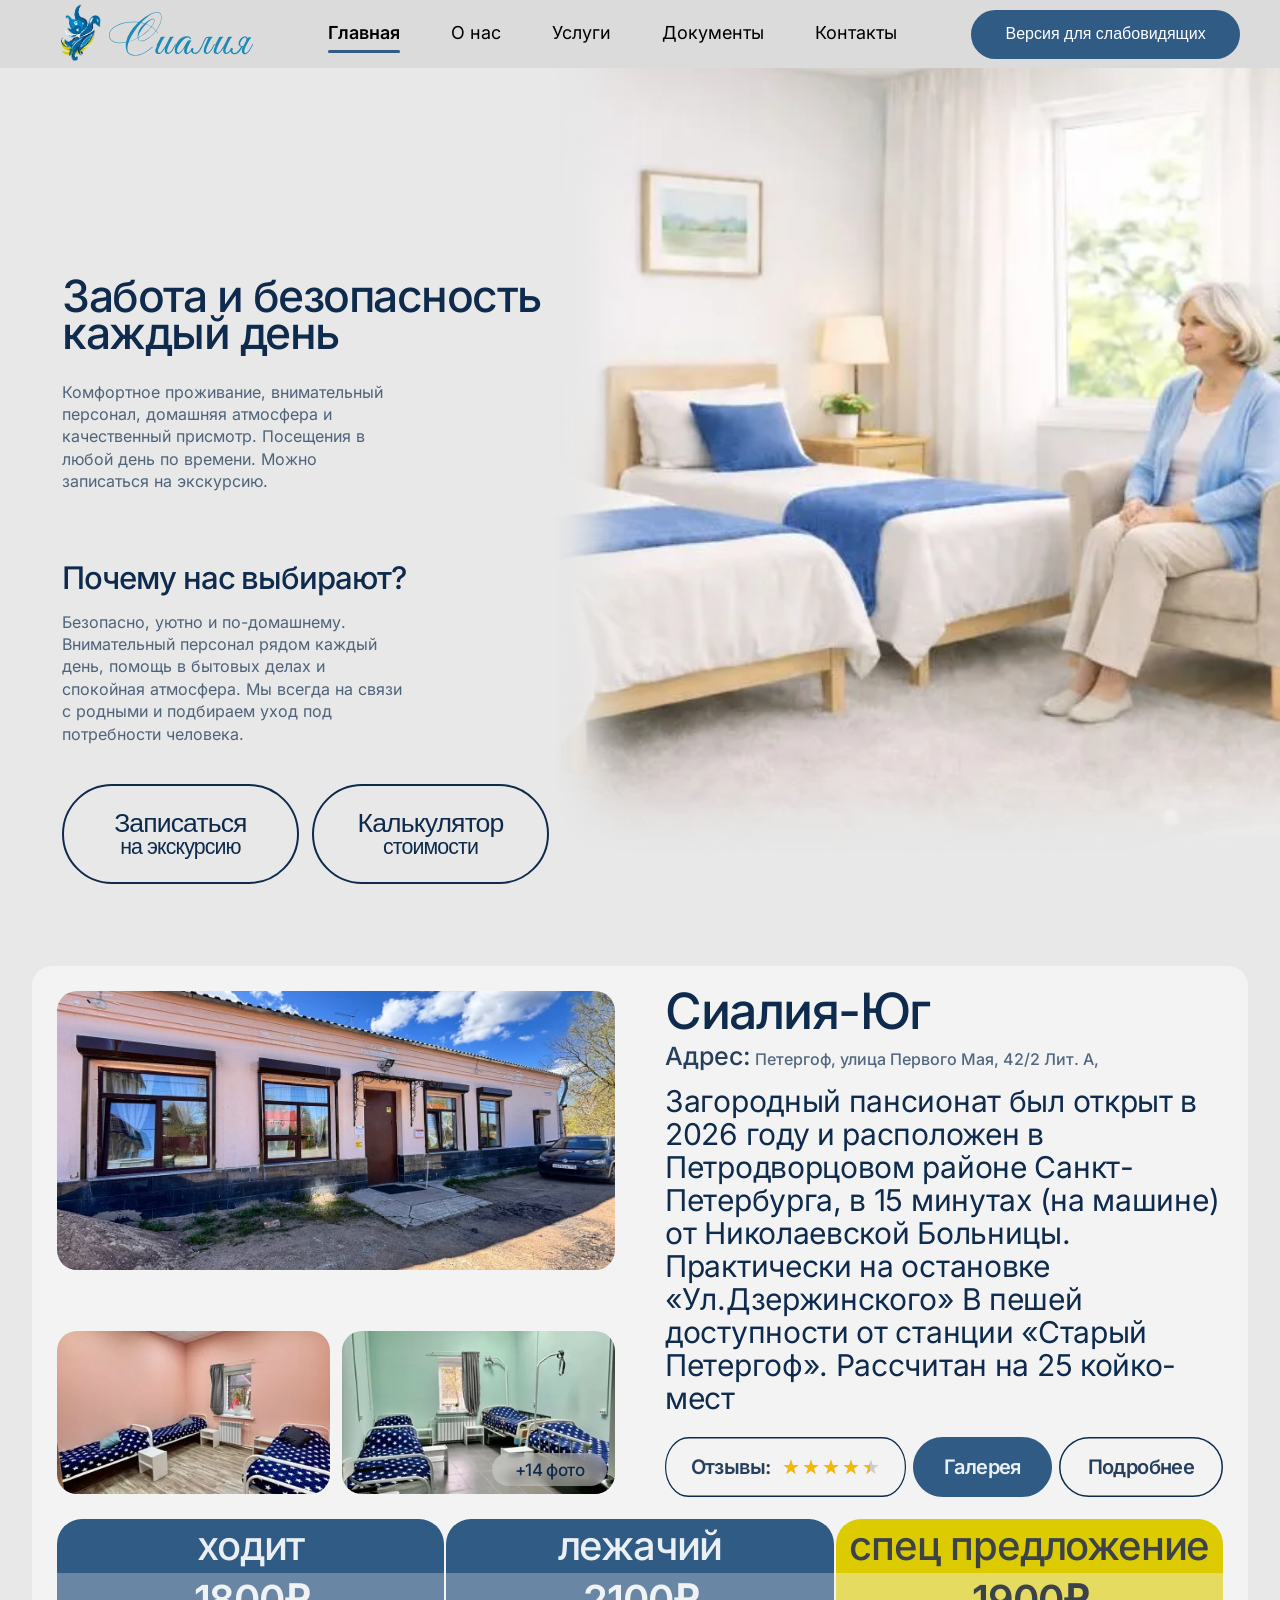
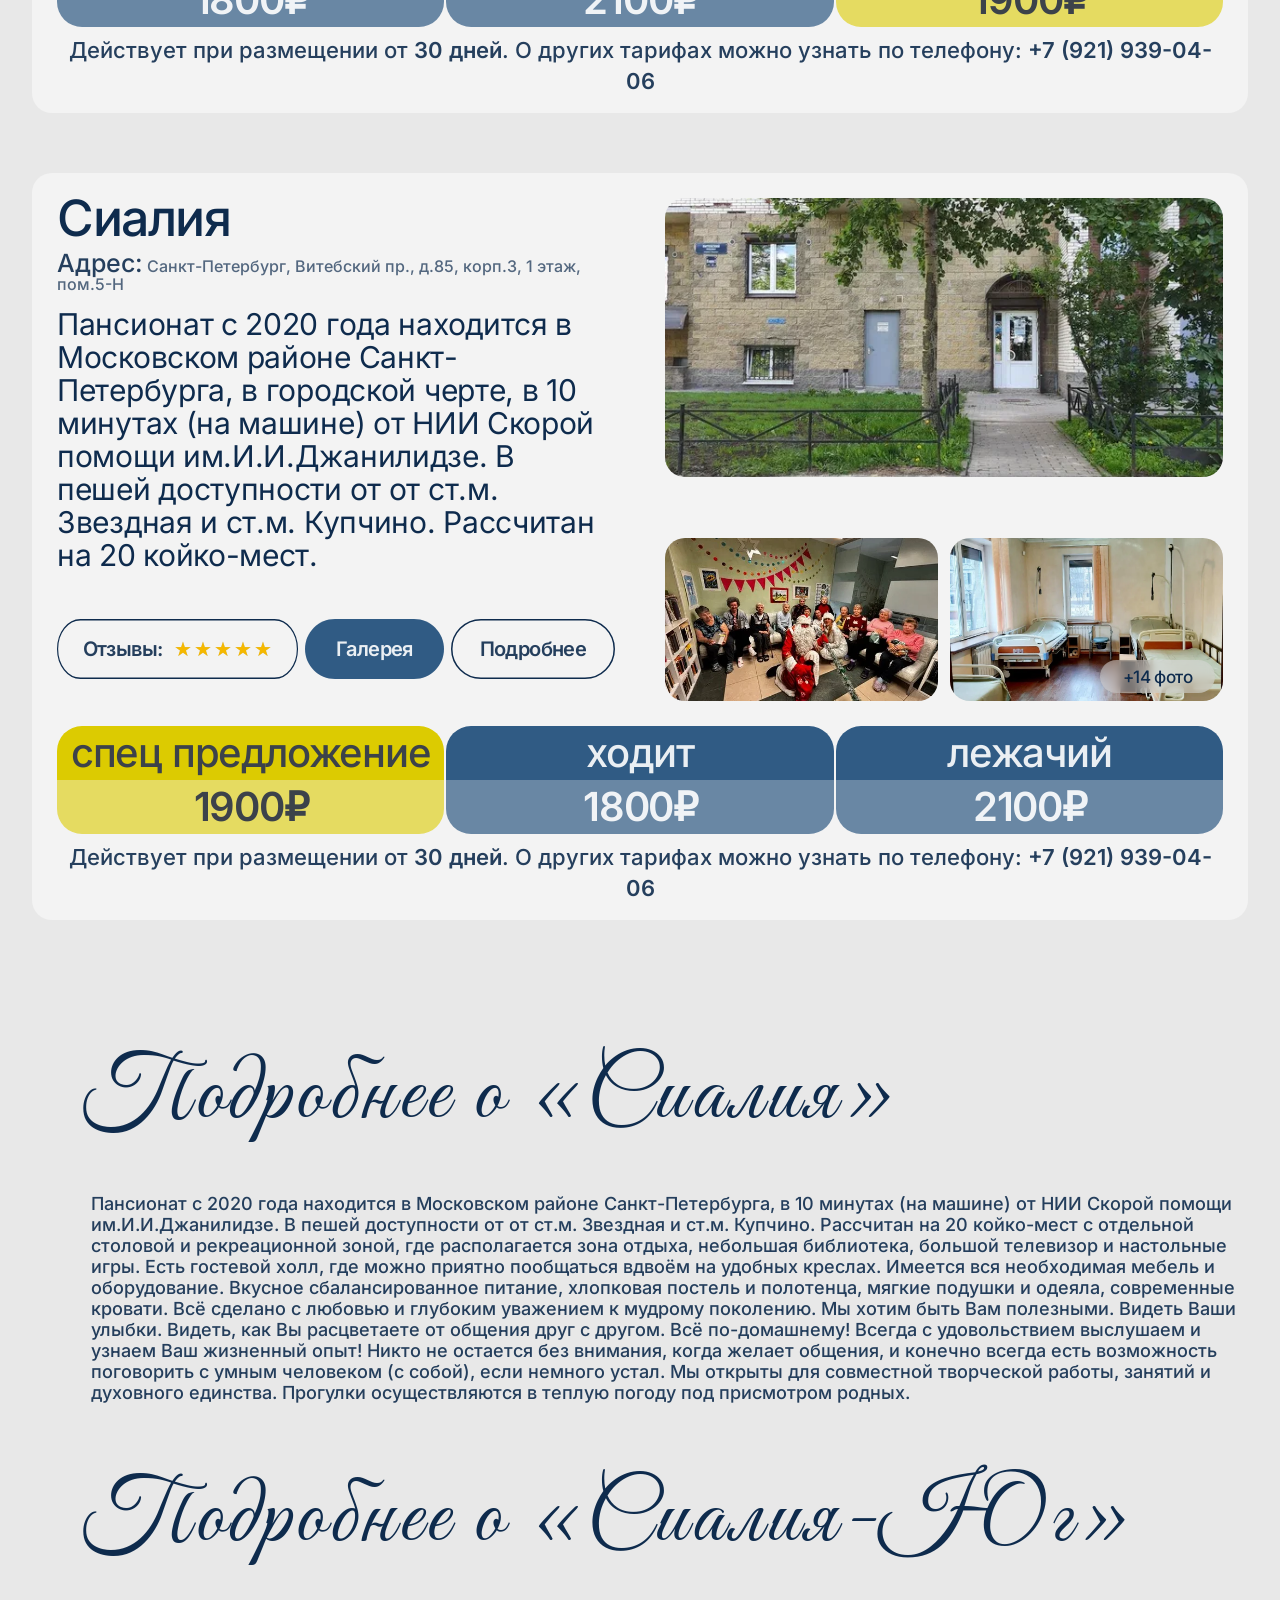
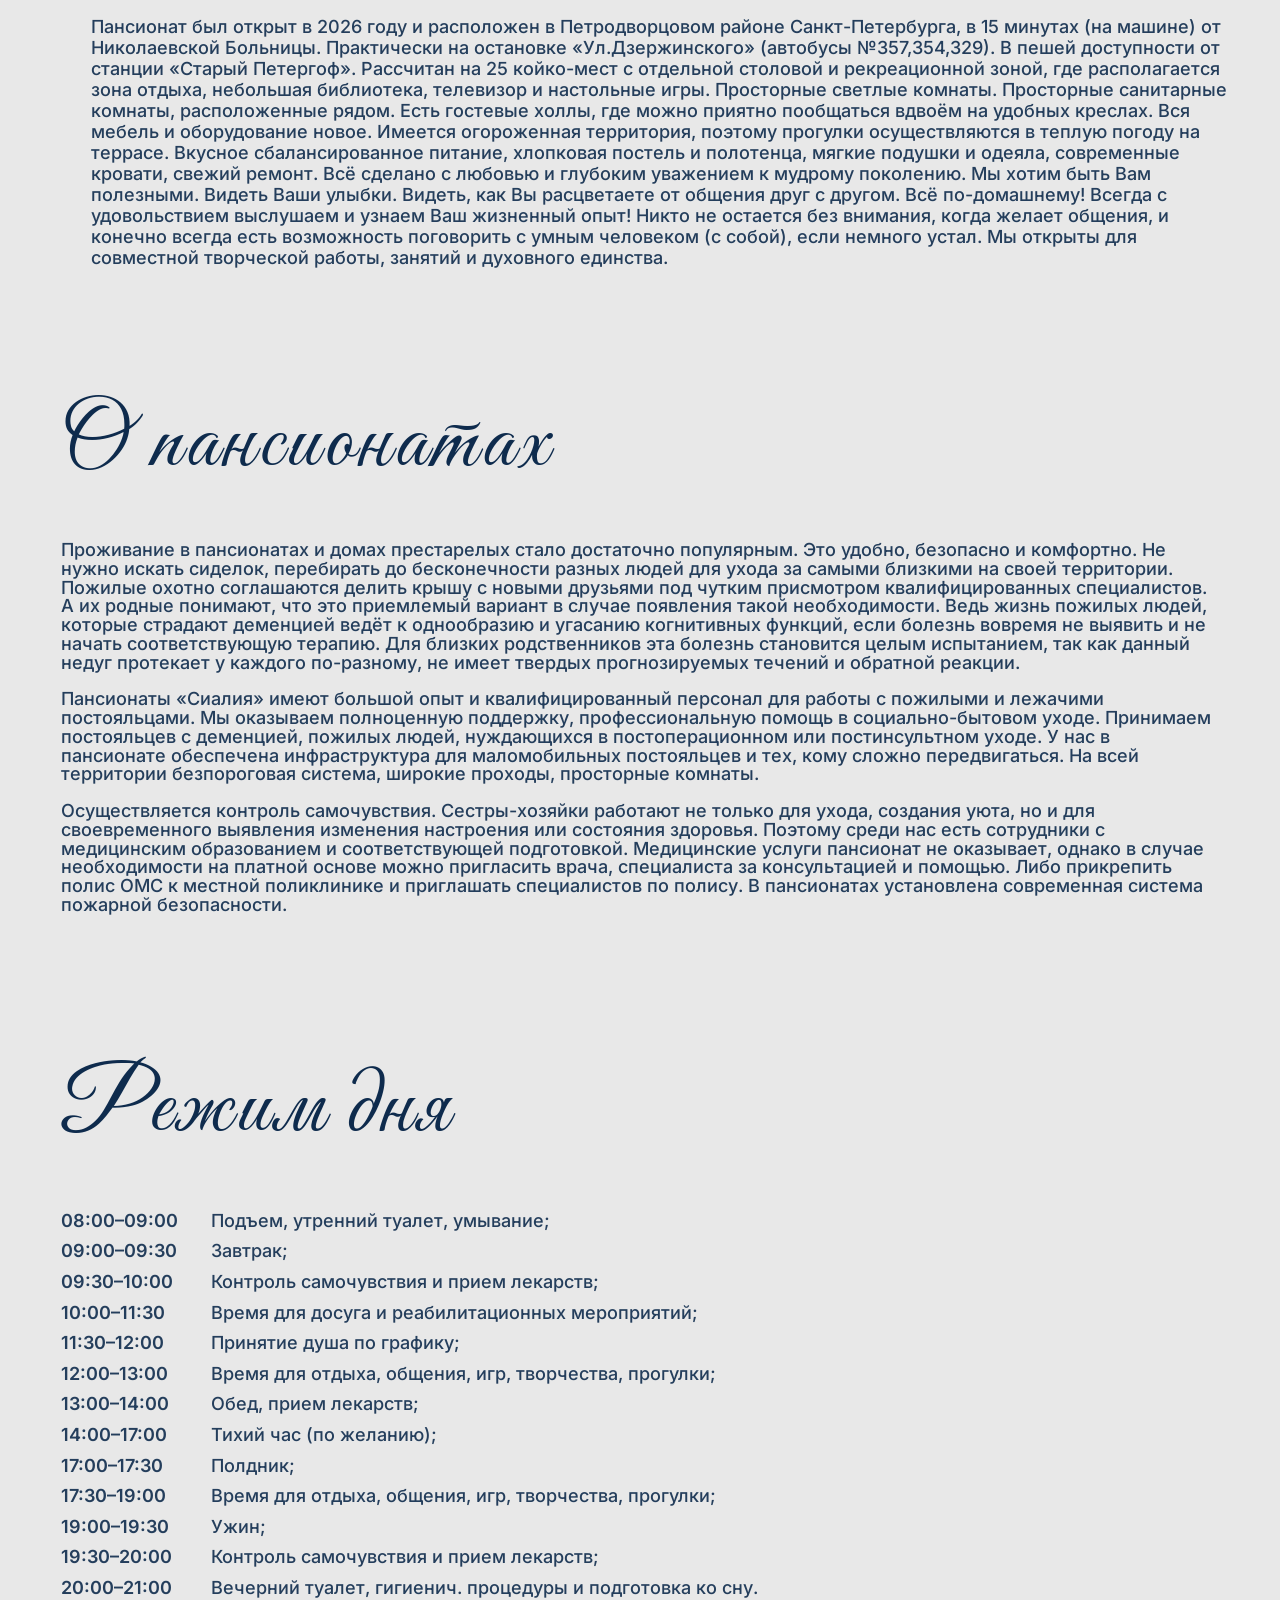
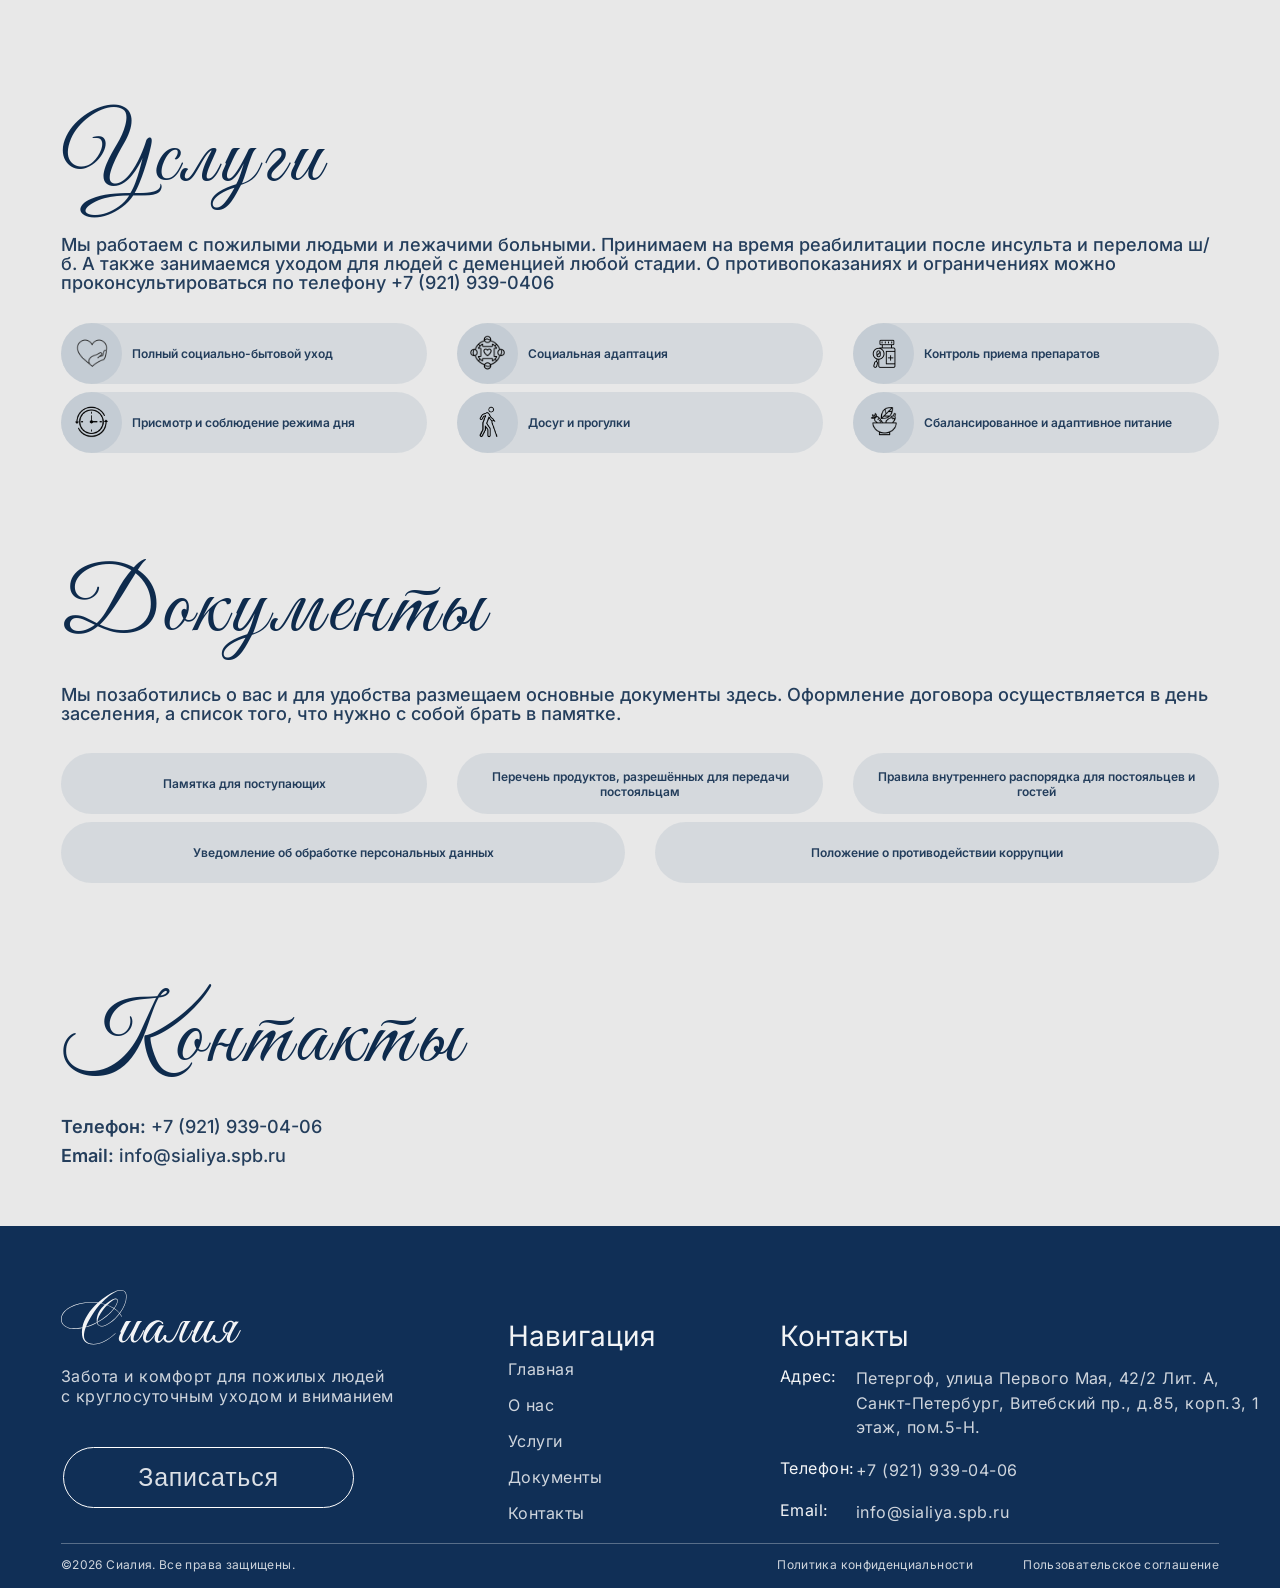
<file: index.html>
﻿<!DOCTYPE html>
<html lang="ru">
<head>
  <meta charset="UTF-8">
  <meta name="viewport" content="width=device-width, initial-scale=1">
  <title>Сиалия — Пансионат для пожилых людей</title>
  <link rel="icon" type="image/png" sizes="32x32" href="assets/images/favicon-32.png">
  <link rel="apple-touch-icon" sizes="180x180" href="assets/images/favicon-180.png">
  <link rel="stylesheet" href="assets/fonts/fonts-embedded.css">
  
  <link rel="stylesheet" href="style.css">
</head>
<body>
<div class="page-wrap">

<!-- ========================= HEADER ========================= -->
<header class="header" id="home">
  <a href="#home" class="header__logo-wrap">
    <img class="header__logo-img" src="assets/images/logo-bird.webp" alt="Сиалия">
    <img class="header__logo-text-img" src="assets/images/logo-text.svg" alt="Сиалия">
  </a>
  <nav class="header__nav">
    <a href="#home" class="active">Главная</a>
    <a href="#about">О нас</a>
    <a href="#services">Услуги</a>
    <a href="#documents">Документы</a>
    <a href="#contacts">Контакты</a>
  </nav>
  <button class="header__burger" id="burgerBtn" aria-label="Меню">
    <span></span><span></span><span></span>
  </button>
  <button class="header__a11y" onclick="toggleA11y()" aria-label="Версия для слабовидящих">
    <svg class="header__a11y-icon" width="20" height="20" viewBox="0 0 26 26" fill="none" aria-hidden="true">
      <path d="M2 13C2 13 6.5 5 13 5C19.5 5 24 13 24 13C24 13 19.5 21 13 21C6.5 21 2 13 2 13Z" stroke="white" stroke-width="2" stroke-linecap="round" stroke-linejoin="round"/>
      <circle cx="13" cy="13" r="3.5" stroke="white" stroke-width="2"/>
    </svg>
    <span class="header__a11y-text">Версия для слабовидящих</span>
  </button>
  <nav class="header__mobile-nav" id="mobileNav">
    <a href="#home" class="active">Главная</a>
    <a href="#about">О нас</a>
    <a href="#services">Услуги</a>
    <a href="#documents">Документы</a>
    <a href="#contacts">Контакты</a>
  </nav>
</header>

<!-- ========================= A11Y PANEL ========================= -->
<div class="a11y-panel" id="a11yPanel" role="toolbar" aria-label="Параметры доступности" aria-hidden="true">
  <div class="a11y-panel__inner">
    <span class="a11y-panel__label">Размер шрифта:</span>
    <div class="a11y-panel__group">
      <button class="a11y-panel__btn" data-a11y="fs" data-val="0">А</button>
      <button class="a11y-panel__btn" data-a11y="fs" data-val="1">А+</button>
      <button class="a11y-panel__btn" data-a11y="fs" data-val="2">А++</button>
    </div>
    <div class="a11y-panel__sep" aria-hidden="true"></div>
    <span class="a11y-panel__label">Цвет:</span>
    <div class="a11y-panel__group">
      <button class="a11y-panel__btn a11y-panel__btn--bw" data-a11y="scheme" data-val="white">Ч/Б</button>
      <button class="a11y-panel__btn a11y-panel__btn--wb" data-a11y="scheme" data-val="black">Б/Ч</button>
      <button class="a11y-panel__btn a11y-panel__btn--yb" data-a11y="scheme" data-val="yellow">Ж/Ч</button>
    </div>
    <div class="a11y-panel__sep" aria-hidden="true"></div>
    <span class="a11y-panel__label">Изображения:</span>
    <div class="a11y-panel__group">
      <button class="a11y-panel__btn" data-a11y="images" data-val="1">Вкл</button>
      <button class="a11y-panel__btn" data-a11y="images" data-val="0">Выкл</button>
    </div>
    <div class="a11y-panel__sep" aria-hidden="true"></div>
    <span class="a11y-panel__label">Интервал:</span>
    <div class="a11y-panel__group">
      <button class="a11y-panel__btn" data-a11y="spacing" data-val="0">Н</button>
      <button class="a11y-panel__btn" data-a11y="spacing" data-val="1">С</button>
      <button class="a11y-panel__btn" data-a11y="spacing" data-val="2">Б</button>
    </div>
    <div class="a11y-panel__sep" aria-hidden="true"></div>
    <button class="a11y-panel__reset" id="a11yReset">Обычная версия</button>
  </div>
</div>

<div class="page-content">
<!-- ========================= HERO ========================= -->
<section class="hero">
  <!-- Right side: background photo with mask -->
  <div class="hero__bg">
    <img src="assets/images/hero-bg.webp" alt="">
  </div>

  <!-- Left side: content -->
  <div class="hero__content">
    <h1 class="hero__title">Забота и безопасность каждый день</h1>
    <p class="hero__desc">Комфортное проживание, внимательный персонал, домашняя атмосфера и качественный присмотр. Посещения в любой день по времени. Можно записаться на экскурсию.</p>
    <h2 class="hero__why">Почему нас выбирают?</h2>
    <p class="hero__why-desc">Безопасно, уютно и по-домашнему. Внимательный персонал рядом каждый день, помощь в бытовых делах и спокойная атмосфера. Мы всегда на связи с родными и подбираем уход под потребности человека.</p>
    <div class="hero__buttons">
      <button class="hero__btn" type="button" onclick="openContact()">
        <span class="hero__btn-line1">Записаться</span>
        <span class="hero__btn-line2">на экскурсию</span>
      </button>
      <button class="hero__btn" type="button" onclick="openCalc()">
        <span class="hero__btn-line1">Калькулятор</span>
        <span class="hero__btn-line2">стоимости</span>
      </button>
    </div>
  </div>
</section>

<!-- ========================= СИАЛИЯ-ЮГ ========================= -->
<section class="branch-card" id="sialiya-yug">
  <!-- Photos LEFT -->
  <div class="branch-card__photos branch-card__photos--left">
    <img class="branch-card__photo-main" src="assets/images/south-img9.webp" alt="Сиалия-Юг">
    <img class="branch-card__photo-sm" src="assets/images/south-img8.webp" alt="">
    <div class="branch-card__photo-wrap">
      <img class="branch-card__photo-sm" src="assets/images/south-img10.webp" alt="">
      <a class="branch-card__more-photos" href="https://yandex.com.tr/maps/org/sialiya_yug/46590422293/gallery/?ll=28.793338%2C59.879597&mode=search&sll=29.848026%2C59.878573&source=serp_navig&tab=gallery&text=%D0%A1%D0%B8%D0%B0%D0%BB%D0%B8%D1%8F%20%D1%8E%D0%B3&z=9" target="_blank" rel="noopener"><span>+14 фото</span></a>
    </div>
  </div>

  <!-- Reviews / Gallery / More RIGHT -->
  <div class="branch-card__meta branch-card__meta-south">
    <a class="branch-card__reviews" href="https://yandex.com.tr/maps/org/sialiya_yug/46590422293/reviews/?ll=28.793338%2C59.879597&mode=search&sll=29.848026%2C59.878573&source=serp_navig&tab=reviews&text=%D0%A1%D0%B8%D0%B0%D0%BB%D0%B8%D1%8F%20%D1%8E%D0%B3&z=9" target="_blank" rel="noopener">
      <img src="assets/images/reviews-south.svg" alt="Отзывы на Яндекс Картах">
      <div class="branch-card__reviews-inner">
        <span class="branch-card__reviews-label">Отзывы:</span>
        <span class="branch-card__stars" aria-label="4.4 из 5">
          <span class="stars-bg">★★★★★</span>
          <span class="stars-fill" style="width:88%">★★★★★</span>
        </span>
      </div>
    </a>
    <a class="branch-card__btn-gallery" href="https://yandex.com.tr/maps/org/sialiya_yug/46590422293/gallery/?ll=28.793338%2C59.879597&mode=search&sll=29.848026%2C59.878573&source=serp_navig&tab=gallery&text=%D0%A1%D0%B8%D0%B0%D0%BB%D0%B8%D1%8F%20%D1%8E%D0%B3&z=9" target="_blank" rel="noopener">
      <img src="assets/images/btn-gallery.svg" alt="">
      <span>Галерея</span>
    </a>
    <a class="branch-card__btn-more branch-card__btn-more-south" href="#details-south">
      <img src="assets/images/btn-more-south.svg" alt="">
      <span>Подробнее</span>
    </a>
  </div>

  <!-- Info RIGHT -->
  <div class="branch-card__info branch-card__info--right">
    <div class="branch-card__name">Сиалия-Юг</div>
    <div class="branch-card__address">
      <strong>Адрес:</strong>
      Петергоф, улица Первого Мая, 42/2 Лит. А,
    </div>
    <div class="branch-card__desc">
      Загородный пансионат был открыт в 2026 году и расположен в Петродворцовом районе Санкт-Петербурга, в 15 минутах (на машине) от Николаевской Больницы. Практически на остановке «Ул.Дзержинского» В пешей доступности от станции «Старый Петергоф». Рассчитан на 25 койко-мест
    </div>
  </div>

  <!-- Pricing table -->
  <div class="pricing">
    <div class="pricing__cols">
      <div class="pricing__col pricing__col--blue pricing__col--gap">
        <div class="pricing__top"><span class="pricing__label">ходит</span></div>
        <div class="pricing__bottom"><span class="pricing__price">1800₽</span></div>
      </div>
      <div class="pricing__col pricing__col--blue pricing__col--gap">
        <div class="pricing__top"><span class="pricing__label">лежачий</span></div>
        <div class="pricing__bottom"><span class="pricing__price">2100₽</span></div>
      </div>
      <div class="pricing__col pricing__col--yellow pricing__col--wide">
        <div class="pricing__top"><span class="pricing__label">спец предложение</span></div>
        <div class="pricing__bottom"><span class="pricing__price">1900₽</span></div>
      </div>
    </div>
    <div class="pricing__note">
      Действует при размещении от <strong>30 дней</strong>. О других тарифах можно узнать по телефону: <strong>+7 (921) 939-04-06</strong>
    </div>
  </div>
</section>

<!-- ========================= СИАЛИЯ ========================= -->
<section class="branch-card" id="sialiya">
  <!-- Info LEFT -->
  <div class="branch-card__info branch-card__info--left">
    <div class="branch-card__name">Сиалия</div>
    <div class="branch-card__address">
      <strong>Адрес:</strong>
      Санкт-Петербург, Витебский пр., д.85, корп.3, 1 этаж, пом.5-Н
    </div>
    <div class="branch-card__desc">
      Пансионат с 2020 года находится в Московском районе Санкт-Петербурга, в городской черте, в 10 минутах (на машине) от НИИ Скорой помощи им.И.И.Джанилидзе. В пешей доступности от от ст.м. Звездная и ст.м. Купчино. Рассчитан на 20 койко-мест.
    </div>
  </div>

  <!-- Reviews / Gallery / More LEFT -->
  <div class="branch-card__meta branch-card__meta-main">
    <a class="branch-card__reviews" href="https://yandex.com.tr/maps/org/sialiya/164698840980/reviews/?ll=30.369360%2C59.837950&source=serp_navig&tab=reviews&z=14" target="_blank" rel="noopener">
      <img src="assets/images/reviews-main.svg" alt="Отзывы на Яндекс Картах">
      <div class="branch-card__reviews-inner">
        <span class="branch-card__reviews-label">Отзывы:</span>
        <span class="branch-card__stars" aria-label="4.9 из 5">
          <span class="stars-bg">★★★★★</span>
          <span class="stars-fill" style="width:98%">★★★★★</span>
        </span>
      </div>
    </a>
    <a class="branch-card__btn-gallery" href="https://yandex.com.tr/maps/org/sialiya/164698840980/gallery/?ll=30.369360%2C59.837950&source=serp_navig&tab=gallery&z=14" target="_blank" rel="noopener">
      <img src="assets/images/btn-gallery.svg" alt="">
      <span>Галерея</span>
    </a>
    <a class="branch-card__btn-more branch-card__btn-more-main" href="#details-main">
      <img src="assets/images/btn-more-main.svg" alt="">
      <span>Подробнее</span>
    </a>
  </div>

  <!-- Photos RIGHT -->
  <div class="branch-card__photos branch-card__photos--right">
    <img class="branch-card__photo-main" src="assets/images/main-img9.webp" alt="Сиалия">
    <img class="branch-card__photo-sm" src="assets/images/main-img8.webp" alt="">
    <div class="branch-card__photo-wrap">
      <img class="branch-card__photo-sm" src="assets/images/main-img10.webp" alt="">
      <a class="branch-card__more-photos" href="https://yandex.com.tr/maps/org/sialiya/164698840980/gallery/?ll=30.369360%2C59.837950&source=serp_navig&tab=gallery&z=14" target="_blank" rel="noopener"><span>+14 фото</span></a>
    </div>
  </div>

  <!-- Pricing table -->
  <div class="pricing">
    <div class="pricing__cols">
      <div class="pricing__col pricing__col--yellow pricing__col--wide pricing__col--gap">
        <div class="pricing__top"><span class="pricing__label">спец предложение</span></div>
        <div class="pricing__bottom"><span class="pricing__price">1900₽</span></div>
      </div>
      <div class="pricing__col pricing__col--blue pricing__col--gap">
        <div class="pricing__top"><span class="pricing__label">ходит</span></div>
        <div class="pricing__bottom"><span class="pricing__price">1800₽</span></div>
      </div>
      <div class="pricing__col pricing__col--blue">
        <div class="pricing__top"><span class="pricing__label">лежачий</span></div>
        <div class="pricing__bottom"><span class="pricing__price">2100₽</span></div>
      </div>
    </div>
    <div class="pricing__note">
      Действует при размещении от <strong>30 дней</strong>. О других тарифах можно узнать по телефону: <strong>+7 (921) 939-04-06</strong>
    </div>
  </div>
</section>

<!-- ========================= ПОДРОБНЕЕ О СИАЛИЯ ========================= -->
<section class="details">
  <h2 class="details__heading" id="details-main">Подробнее о «Сиалия»</h2>
  <p class="details__text">
    Пансионат с 2020 года находится в Московском районе Санкт-Петербурга, в 10 минутах (на машине) от НИИ Скорой помощи им.И.И.Джанилидзе. В пешей доступности от от ст.м. Звездная и ст.м. Купчино. Рассчитан на 20 койко-мест с отдельной столовой и рекреационной зоной, где располагается зона отдыха, небольшая библиотека, большой телевизор и настольные игры. Есть гостевой холл, где можно приятно пообщаться вдвоём на удобных креслах. Имеется вся необходимая мебель и оборудование. Вкусное сбалансированное питание, хлопковая постель и полотенца, мягкие подушки и одеяла, современные кровати. Всё сделано с любовью и глубоким уважением к мудрому поколению. Мы хотим быть Вам полезными. Видеть Ваши улыбки. Видеть, как Вы расцветаете от общения друг с другом. Всё по-домашнему! Всегда с удовольствием выслушаем и узнаем Ваш жизненный опыт! Никто не остается без внимания, когда желает общения, и конечно всегда есть возможность поговорить с умным человеком (с собой), если немного устал. Мы открыты для совместной творческой работы, занятий и духовного единства. Прогулки осуществляются в теплую погоду под присмотром родных.
  </p>
  <h2 class="details__heading" id="details-south">Подробнее о «Сиалия-Юг»</h2>
  <p class="details__text">
    Пансионат был открыт в 2026 году и расположен в Петродворцовом районе Санкт-Петербурга, в 15 минутах (на машине) от Николаевской Больницы. Практически на остановке «Ул.Дзержинского» (автобусы №357,354,329). В пешей доступности от станции «Старый Петергоф». Рассчитан на 25 койко-мест с отдельной столовой и рекреационной зоной, где располагается зона отдыха, небольшая библиотека, телевизор и настольные игры. Просторные светлые комнаты. Просторные санитарные комнаты, расположенные рядом. Есть гостевые холлы, где можно приятно пообщаться вдвоём на удобных креслах. Вся мебель и оборудование новое. Имеется огороженная территория, поэтому прогулки осуществляются в теплую погоду на террасе. Вкусное сбалансированное питание, хлопковая постель и полотенца, мягкие подушки и одеяла, современные кровати, свежий ремонт. Всё сделано с любовью и глубоким уважением к мудрому поколению. Мы хотим быть Вам полезными. Видеть Ваши улыбки. Видеть, как Вы расцветаете от общения друг с другом. Всё по-домашнему! Всегда с удовольствием выслушаем и узнаем Ваш жизненный опыт! Никто не остается без внимания, когда желает общения, и конечно всегда есть возможность поговорить с умным человеком (с собой), если немного устал. Мы открыты для совместной творческой работы, занятий и духовного единства.
  </p>
</section>

<!-- ========================= О ПАНСИОНАТАХ ========================= -->
<section class="section" id="about">
  <h2 class="section__heading">О пансионатах</h2>
  <div class="section__text">
    <p style="margin-bottom:1em;">Проживание в пансионатах и домах престарелых стало достаточно популярным. Это удобно, безопасно и комфортно. Не нужно искать сиделок, перебирать до бесконечности разных людей для ухода за самыми близкими на своей территории. Пожилые охотно соглашаются делить крышу с новыми друзьями под чутким присмотром квалифицированных специалистов. А их родные понимают, что это приемлемый вариант в случае появления такой необходимости. Ведь жизнь пожилых людей, которые страдают деменцией ведёт к однообразию и угасанию когнитивных функций, если болезнь вовремя не выявить и не начать соответствующую терапию. Для близких родственников эта болезнь становится целым испытанием, так как данный недуг протекает у каждого по-разному, не имеет твердых прогнозируемых течений и обратной реакции.</p>
    <p style="margin-bottom:1em;">Пансионаты «Сиалия» имеют большой опыт и квалифицированный персонал для работы с пожилыми и лежачими постояльцами. Мы оказываем полноценную поддержку, профессиональную помощь в социально-бытовом уходе. Принимаем постояльцев с деменцией, пожилых людей, нуждающихся в постоперационном или постинсультном уходе. У нас в пансионате обеспечена инфраструктура для маломобильных постояльцев и тех, кому сложно передвигаться. На всей территории безпороговая система, широкие проходы, просторные комнаты.</p>
    <p style="margin-bottom:1em;">Осуществляется контроль самочувствия. Сестры-хозяйки работают не только для ухода, создания уюта, но и для своевременного выявления изменения настроения или состояния здоровья. Поэтому среди нас есть сотрудники с медицинским образованием и соответствующей подготовкой. Медицинские услуги пансионат не оказывает, однако в случае необходимости на платной основе можно пригласить врача, специалиста за консультацией и помощью. Либо прикрепить полис ОМС к местной поликлинике и приглашать специалистов по полису. В пансионатах установлена современная система пожарной безопасности.</p>
  </div>
</section>

<!-- ========================= РЕЖИМ ДНЯ ========================= -->
<section class="schedule">
  <h2 class="schedule__heading">Режим дня</h2>
  <div class="schedule__table">
    <div class="schedule__row"><span class="schedule__time">08:00–09:00</span><span class="schedule__item">Подъем, утренний туалет, умывание;</span></div>
    <div class="schedule__row"><span class="schedule__time">09:00–09:30</span><span class="schedule__item">Завтрак;</span></div>
    <div class="schedule__row"><span class="schedule__time">09:30–10:00</span><span class="schedule__item">Контроль самочувствия и прием лекарств;</span></div>
    <div class="schedule__row"><span class="schedule__time">10:00–11:30</span><span class="schedule__item">Время для досуга и реабилитационных мероприятий;</span></div>
    <div class="schedule__row"><span class="schedule__time">11:30–12:00</span><span class="schedule__item">Принятие душа по графику;</span></div>
    <div class="schedule__row"><span class="schedule__time">12:00–13:00</span><span class="schedule__item">Время для отдыха, общения, игр, творчества, прогулки;</span></div>
    <div class="schedule__row"><span class="schedule__time">13:00–14:00</span><span class="schedule__item">Обед, прием лекарств;</span></div>
    <div class="schedule__row"><span class="schedule__time">14:00–17:00</span><span class="schedule__item">Тихий час (по желанию);</span></div>
    <div class="schedule__row"><span class="schedule__time">17:00–17:30</span><span class="schedule__item">Полдник;</span></div>
    <div class="schedule__row"><span class="schedule__time">17:30–19:00</span><span class="schedule__item">Время для отдыха, общения, игр, творчества, прогулки;</span></div>
    <div class="schedule__row"><span class="schedule__time">19:00–19:30</span><span class="schedule__item">Ужин;</span></div>
    <div class="schedule__row"><span class="schedule__time">19:30–20:00</span><span class="schedule__item">Контроль самочувствия и прием лекарств;</span></div>
    <div class="schedule__row"><span class="schedule__time">20:00–21:00</span><span class="schedule__item">Вечерний туалет, гигиенич. процедуры и подготовка ко сну.</span></div>
  </div>
  </section>

<!-- ========================= УСЛУГИ ========================= -->
<section class="services" id="services">
  <h2 class="services__heading">Услуги</h2>
  <p class="services__desc">Мы работаем с пожилыми людьми и лежачими больными. Принимаем на время реабилитации после инсульта и перелома ш/б. А также занимаемся уходом для людей с деменцией любой стадии. О противопоказаниях и ограничениях можно проконсультироваться по телефону +7 (921) 939-0406</p>
  <div class="services__grid">
    <div class="service-item">
      <div class="service-item__icon-wrap"><img class="service-item__icon" src="assets/images/icon1.webp" alt=""></div>
      <span class="service-item__text">Полный социально-бытовой уход</span>
    </div>
    <div class="service-item">
      <div class="service-item__icon-wrap"><img class="service-item__icon" src="assets/images/icon5.webp" alt=""></div>
      <span class="service-item__text">Социальная адаптация</span>
    </div>
    <div class="service-item">
      <div class="service-item__icon-wrap"><img class="service-item__icon" src="assets/images/icon3.webp" alt=""></div>
      <span class="service-item__text">Контроль приема препаратов</span>
    </div>
    <div class="service-item">
      <div class="service-item__icon-wrap"><img class="service-item__icon" src="assets/images/icon4.webp" alt=""></div>
      <span class="service-item__text">Присмотр и соблюдение режима дня</span>
    </div>
    <div class="service-item">
      <div class="service-item__icon-wrap"><img class="service-item__icon" src="assets/images/icon2.webp" alt=""></div>
      <span class="service-item__text">Досуг и прогулки</span>
    </div>
    <div class="service-item">
      <div class="service-item__icon-wrap"><img class="service-item__icon" src="assets/images/icon6.webp" alt=""></div>
      <span class="service-item__text">Сбалансированное и адаптивное питание</span>
    </div>
  </div>
</section>

<!-- ========================= ДОКУМЕНТЫ ========================= -->
<section class="documents" id="documents">
  <h2 class="documents__heading">Документы</h2>
  <p class="documents__desc">Мы позаботились о вас и для удобства размещаем основные документы здесь. Оформление договора осуществляется в день заселения, а список того, что нужно с собой брать в памятке.</p>
  <div class="documents__grid">
    <a class="doc-item" href="docs/pamyatka.html">
      <span>Памятка для поступающих</span>
    </a>
    <a class="doc-item" href="docs/perechen-produktov.html">
      <span>Перечень продуктов, разрешённых для передачи постояльцам</span>
    </a>
    <a class="doc-item" href="docs/pravila-rasporyadka.html">
      <span>Правила внутреннего распорядка для постояльцев и гостей</span>
    </a>
    <a class="doc-item" href="docs/personalnye-dannye.html">
      <span>Уведомление об обработке персональных данных</span>
    </a>
    <a class="doc-item doc-item--wide" href="docs/protivodeistvie-korrupcii.html">
      <span>Положение о противодействии коррупции</span>
    </a>
  </div>
</section>

<!-- ========================= КОНТАКТЫ ========================= -->
<section class="contacts" id="contacts">
  <h2 class="contacts__heading">Контакты</h2>
  <p class="contacts__phone"><strong>Телефон:</strong> +7 (921) 939-04-06</p>
  <p class="contacts__email"><strong>Email:</strong> info@sialiya.spb.ru</p>
</section>

<!-- ========================= FOOTER ========================= -->
<footer class="footer">
  <div class="footer__logo">
    <img src="assets/images/logo-text-footer.svg" alt="Сиалия">
  </div>
  <div class="footer__tagline">
    Забота и комфорт для пожилых людей<br>
    с круглосуточным уходом и вниманием
  </div>
  <button class="footer__cta" type="button" onclick="openContact()">
    <span>Записаться</span>
  </button>

  <!-- nav + contacts wrapper (static on desktop, flex on mobile) -->
  <div class="footer__mid">
    <div class="footer__nav-col">
      <div class="footer__nav-title">Навигация</div>
      <nav class="footer__nav">
        <a href="#home">Главная</a>
        <a href="#about">О нас</a>
        <a href="#services">Услуги</a>
        <a href="#documents">Документы</a>
        <a href="#contacts">Контакты</a>
      </nav>
    </div>
    <div class="footer__contacts-col">
      <div class="footer__contacts-title">Контакты</div>
      <div class="footer__contacts-block">
        <div class="footer__contacts-row">
          <span class="footer__contacts-label">Адрес:</span>
          <span class="footer__contacts-value">Петергоф, улица Первого Мая, 42/2 Лит. А,<br>Санкт-Петербург, Витебский пр., д.85, корп.3, 1 этаж, пом.5-Н.</span>
        </div>
        <div class="footer__contacts-row">
          <span class="footer__contacts-label">Телефон:</span>
          <span class="footer__contacts-value">+7 (921) 939-04-06</span>
        </div>
        <div class="footer__contacts-row">
          <span class="footer__contacts-label">Email:</span>
          <span class="footer__contacts-value">info@sialiya.spb.ru</span>
        </div>
      </div>
    </div>
  </div>

  <!-- bottom bar wrapper -->
  <div class="footer__bottom">
    <div class="footer__line"></div>
    <div class="footer__bottom-links">
      <span class="footer__copyright">©2026 Сиалия. Все права защищены.</span>
      <a class="footer__policy" href="privacy.html">Политика конфиденциальности</a>
      <a class="footer__terms" href="terms.html">Пользовательское соглашение</a>
    </div>
  </div>
</footer>
</div><!-- /.page-content -->

</div><!-- /.page-wrap -->

<!-- ========================= CALCULATOR MODAL ========================= -->
<div class="modal-overlay" id="calcModal" onclick="if(event.target===this)closeCalc()">
  <div class="calculator">
    <div class="calc__header">
      <h2>Расчёт стоимости пребывания</h2>
      <button class="calc__close" onclick="closeCalc()">✕</button>
    </div>
    <div class="calc__body">
      <div class="calc__field">
        <label class="calc__label">Срок пребывания</label>
        <select id="calcPeriod" class="calc__input">
          <option value="">Выбрать</option>
          <option>До 30 дней</option>
          <option>От 30 дней</option>
          <option>От 3 месяцев</option>
        </select>
      </div>
      <div class="calc__field">
        <label class="calc__label">Возраст</label>
        <input id="calcAge" class="calc__input" type="number" placeholder="Например: 65 лет" min="1" max="120">
      </div>
      <div class="calc__field">
        <label class="calc__label">Степень самостоятельности</label>
        <select id="calcMobility" class="calc__input">
          <option value="">Выбрать</option>
          <option>Ходит самостоятельно</option>
          <option>Ходит с поддержкой</option>
          <option>Лежачий</option>
        </select>
      </div>
      <div class="calc__field">
        <label class="calc__label">Телефон</label>
        <input class="calc__input" type="tel" placeholder="Например: +7 999 999 99 99">
      </div>
      <div class="calc__field">
        <label class="calc__label">Психические заболевания</label>
        <select id="calcMental" class="calc__input" onchange="toggleMentalDetail(this)">
          <option value="">Выбрать</option>
          <option value="no">Нет</option>
          <option value="yes">Да</option>
        </select>
        <input id="calcMentalDetail" class="calc__input calc__mental-detail" type="text" placeholder="Уточните заболевание">
      </div>
      <div class="calc__field">
        <label class="calc__label">Пол</label>
        <div id="calcGender" class="calc__gender">
          <label><input type="radio" name="gender" value="m"> Мужской</label>
          <label><input type="radio" name="gender" value="f"> Женский</label>
        </div>
      </div>
      <label class="calc__consent">
        <input type="checkbox" class="calc__checkbox">
        <span class="calc__consent-text">
          <strong>Нажимая кнопку я даю согласие на </strong>
          обработку персональных данных и соглашаюсь с политикой конфиденциальности
        </span>
      </label>
      <div class="calc__submit-wrap">
        <button class="calc__submit" onclick="submitCalc(event)">Рассчитать стоимость</button>
      </div>
    </div>
  </div>
</div>

<!-- ========================= УВЕДОМЛЕНИЕ ПОСЛЕ КАЛЬКУЛЯТОРА ========================= -->
<div class="modal-overlay" id="notifModal" onclick="if(event.target===this)closeNotif()">
  <div class="notif">
    <button class="calc__close notif__close" onclick="closeNotif()">✕</button>
    <div class="notif__icon">✓</div>
    <h2 class="notif__title">Заявка принята!</h2>
    <p class="notif__text">Менеджер рассчитает стоимость пребывания и свяжется с вами в ближайшее время.</p>
    <button class="notif__btn" onclick="closeNotif()">Понятно</button>
  </div>
</div>

<!-- ========================= ПОПАП КОНТАКТОВ ========================= -->
<div class="modal-overlay" id="contactModal" onclick="if(event.target===this)closeContact()">
  <div class="contact-popup">
    <button class="calc__close" onclick="closeContact()">✕</button>
    <h2 class="contact-popup__title">Свяжитесь с нами</h2>
    <p class="contact-popup__subtitle">Менеджер ответит на все вопросы и поможет подобрать место</p>
    <a class="contact-popup__phone" href="tel:+79219390406">+7 (921) 939-04-06</a>
    <a class="contact-popup__email" href="mailto:info@sialiya.spb.ru">info@sialiya.spb.ru</a>
    <button class="notif__btn contact-popup__close-btn" onclick="closeContact()">Закрыть</button>
  </div>
</div>

<script src="script.js"></script>
</body>
</html>
</file>
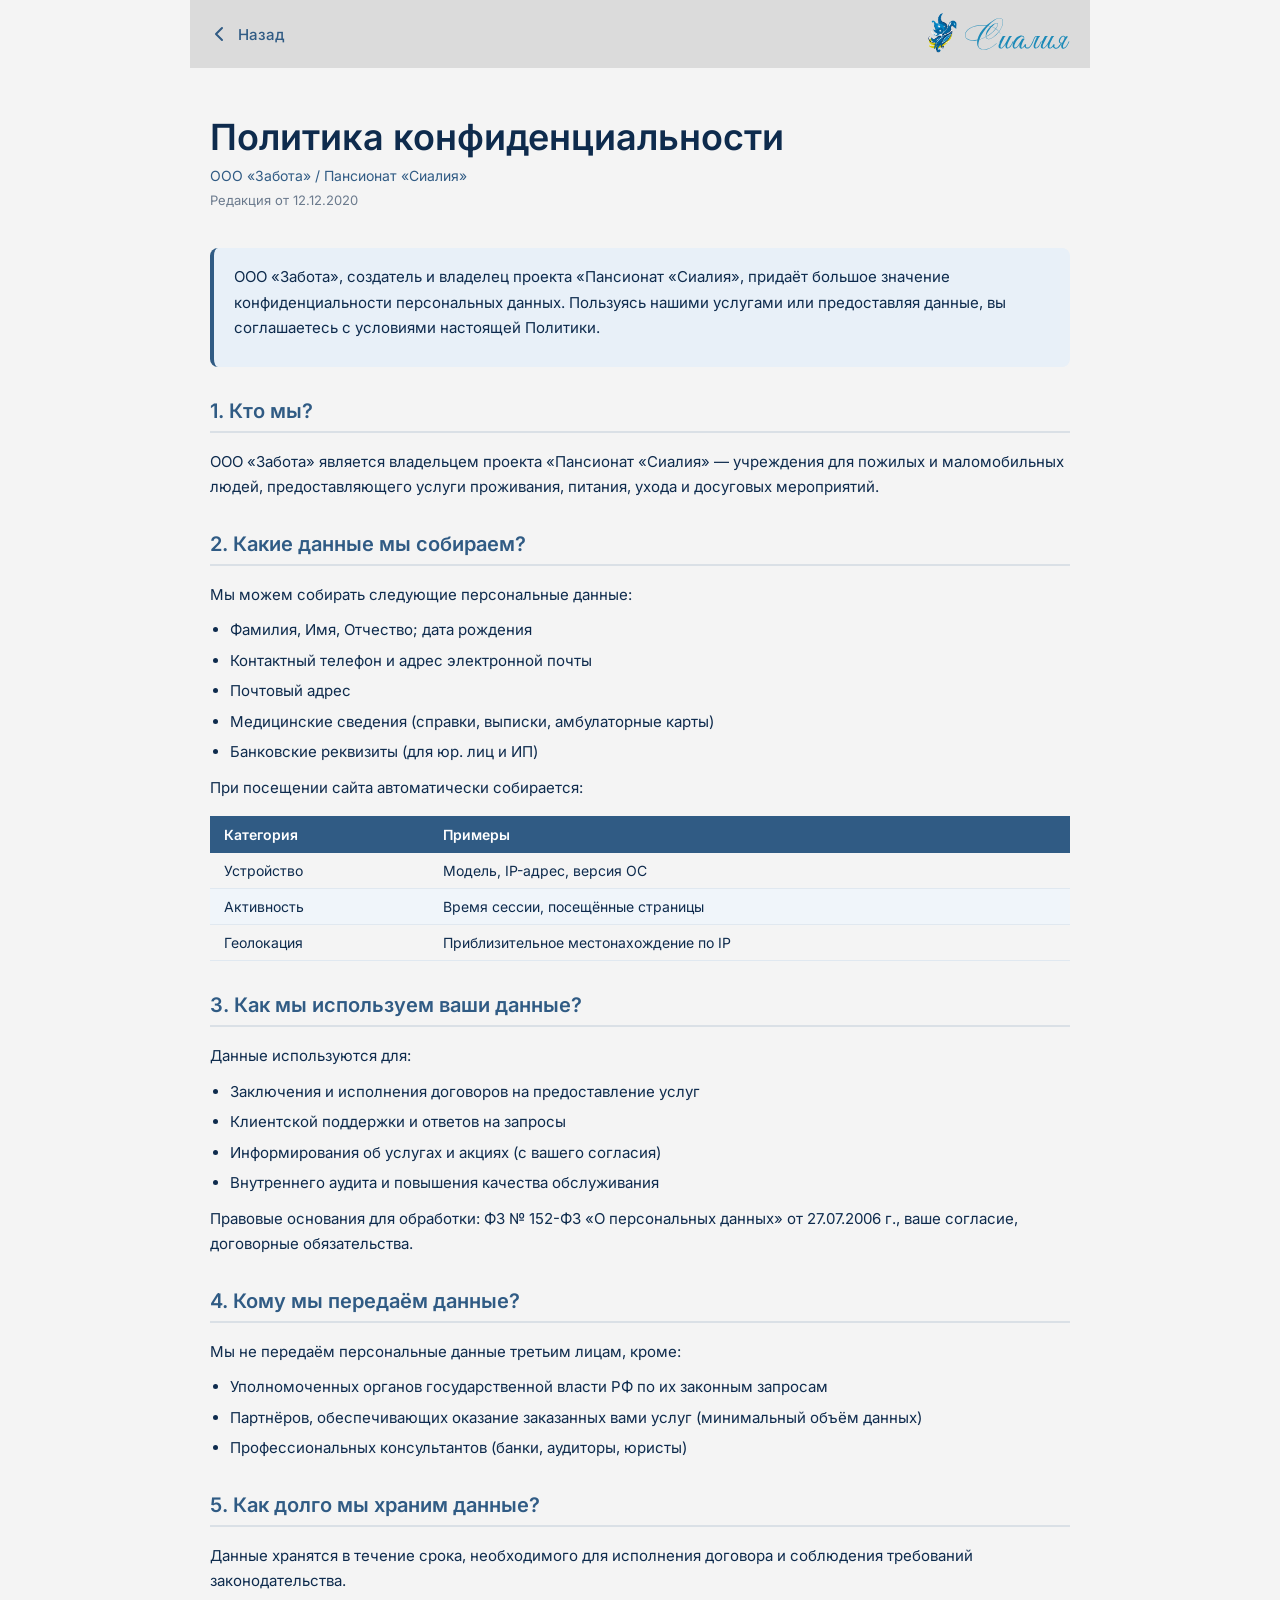
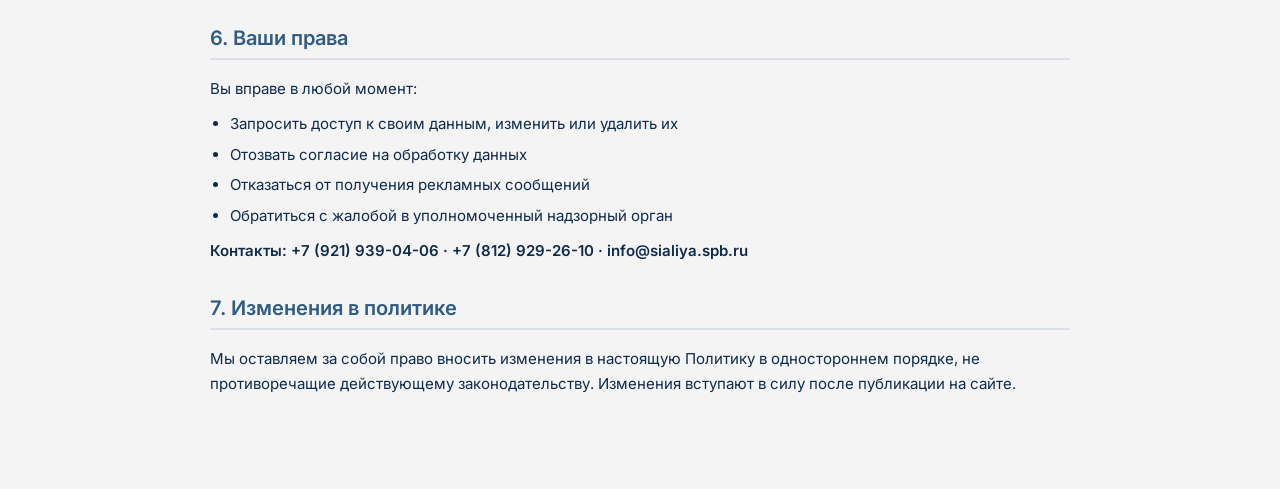
<file: privacy.html>
<!DOCTYPE html>
<html lang="ru">
<head>
  <meta charset="UTF-8">
  <meta name="viewport" content="width=device-width, initial-scale=1">
  <title>Политика конфиденциальности — Сиалия</title>
  <link rel="stylesheet" href="assets/fonts/fonts-embedded.css">
  <style>
    *, *::before, *::after { box-sizing: border-box; margin: 0; padding: 0; }
    body { font-family: 'Inter', sans-serif; background: #f4f4f4; color: #0e2b4d; min-height: 100vh; }
    .doc-page { max-width: 900px; margin: 0 auto; padding: 0 20px 60px; }
    .doc-header { background: #dbdbdb; padding: 0 20px; height: 68px; display: flex; align-items: center; gap: 12px; margin: 0 -20px 48px; position: sticky; top: 0; z-index: 10; }
    .doc-header__back { display: flex; align-items: center; gap: 8px; color: #305b84; text-decoration: none; font-size: 15px; font-weight: 500; }
    .doc-header__logo { display: flex; align-items: center; gap: 8px; text-decoration: none; margin-left: auto; }
    .doc-header__logo img { height: 44px; width: auto; }
    .doc-title { font-size: 36px; font-weight: 700; color: #0e2b4d; line-height: 1.2; margin-bottom: 8px; }
    .doc-subtitle { font-size: 14px; color: #305b84; margin-bottom: 8px; }
    .doc-date { font-size: 13px; color: #6b7a8d; margin-bottom: 40px; }
    .doc-section { margin-bottom: 32px; }
    .doc-section h2 { font-size: 20px; font-weight: 700; color: #305b84; margin-bottom: 16px; padding-bottom: 8px; border-bottom: 2px solid #305b8422; }
    .doc-section p { font-size: 15px; line-height: 1.7; color: #0e2b4d; margin-bottom: 10px; }
    .doc-section ul { padding-left: 20px; margin-bottom: 10px; }
    .doc-section ul li { font-size: 15px; line-height: 1.7; color: #0e2b4d; margin-bottom: 5px; }
    .doc-info { background: #e8f0f8; border-left: 4px solid #305b84; padding: 16px 20px; border-radius: 8px; margin: 16px 0; }
    .doc-contacts { font-size: 15px; font-weight: 600; color: #305b84; }
    .doc-table { width: 100%; border-collapse: collapse; margin: 16px 0 24px; font-size: 14px; }
    .doc-table th { background: #305b84; color: #fff; padding: 10px 14px; text-align: left; font-weight: 600; }
    .doc-table td { padding: 9px 14px; border-bottom: 1px solid #e0e8f0; vertical-align: top; }
    .doc-table tr:nth-child(even) td { background: #f0f5fa; }
  </style>
</head>
<body>
<div class="doc-page">
  <header class="doc-header">
    <a href="index.html" class="doc-header__back">
      <svg width="20" height="20" viewBox="0 0 20 20" fill="none"><path d="M12 4L6 10L12 16" stroke="#305b84" stroke-width="2" stroke-linecap="round" stroke-linejoin="round"/></svg>
      Назад
    </a>
    <a href="index.html" class="doc-header__logo">
      <img src="assets/images/logo-bird.png" alt="Сиалия">
      <img src="assets/images/logo-text.svg" alt="Сиалия" style="height:32px;">
    </a>
  </header>

  <h1 class="doc-title">Политика конфиденциальности</h1>
  <p class="doc-subtitle">ООО «Забота» / Пансионат «Сиалия»</p>
  <p class="doc-date">Редакция от 12.12.2020</p>

  <div class="doc-section">
    <div class="doc-info">
      <p>ООО «Забота», создатель и владелец проекта «Пансионат «Сиалия», придаёт большое значение конфиденциальности персональных данных. Пользуясь нашими услугами или предоставляя данные, вы соглашаетесь с условиями настоящей Политики.</p>
    </div>
  </div>

  <div class="doc-section">
    <h2>1. Кто мы?</h2>
    <p>ООО «Забота» является владельцем проекта «Пансионат «Сиалия» — учреждения для пожилых и маломобильных людей, предоставляющего услуги проживания, питания, ухода и досуговых мероприятий.</p>
  </div>

  <div class="doc-section">
    <h2>2. Какие данные мы собираем?</h2>
    <p>Мы можем собирать следующие персональные данные:</p>
    <ul>
      <li>Фамилия, Имя, Отчество; дата рождения</li>
      <li>Контактный телефон и адрес электронной почты</li>
      <li>Почтовый адрес</li>
      <li>Медицинские сведения (справки, выписки, амбулаторные карты)</li>
      <li>Банковские реквизиты (для юр. лиц и ИП)</li>
    </ul>
    <p>При посещении сайта автоматически собирается:</p>
    <table class="doc-table">
      <thead><tr><th>Категория</th><th>Примеры</th></tr></thead>
      <tbody>
        <tr><td>Устройство</td><td>Модель, IP-адрес, версия ОС</td></tr>
        <tr><td>Активность</td><td>Время сессии, посещённые страницы</td></tr>
        <tr><td>Геолокация</td><td>Приблизительное местонахождение по IP</td></tr>
      </tbody>
    </table>
  </div>

  <div class="doc-section">
    <h2>3. Как мы используем ваши данные?</h2>
    <p>Данные используются для:</p>
    <ul>
      <li>Заключения и исполнения договоров на предоставление услуг</li>
      <li>Клиентской поддержки и ответов на запросы</li>
      <li>Информирования об услугах и акциях (с вашего согласия)</li>
      <li>Внутреннего аудита и повышения качества обслуживания</li>
    </ul>
    <p>Правовые основания для обработки: ФЗ № 152-ФЗ «О персональных данных» от 27.07.2006 г., ваше согласие, договорные обязательства.</p>
  </div>

  <div class="doc-section">
    <h2>4. Кому мы передаём данные?</h2>
    <p>Мы не передаём персональные данные третьим лицам, кроме:</p>
    <ul>
      <li>Уполномоченных органов государственной власти РФ по их законным запросам</li>
      <li>Партнёров, обеспечивающих оказание заказанных вами услуг (минимальный объём данных)</li>
      <li>Профессиональных консультантов (банки, аудиторы, юристы)</li>
    </ul>
  </div>

  <div class="doc-section">
    <h2>5. Как долго мы храним данные?</h2>
    <p>Данные хранятся в течение срока, необходимого для исполнения договора и соблюдения требований законодательства.</p>
  </div>

  <div class="doc-section">
    <h2>6. Ваши права</h2>
    <p>Вы вправе в любой момент:</p>
    <ul>
      <li>Запросить доступ к своим данным, изменить или удалить их</li>
      <li>Отозвать согласие на обработку данных</li>
      <li>Отказаться от получения рекламных сообщений</li>
      <li>Обратиться с жалобой в уполномоченный надзорный орган</li>
    </ul>
    <p class="doc-contacts">Контакты: +7 (921) 939-04-06 · +7 (812) 929-26-10 · info@sialiya.spb.ru</p>
  </div>

  <div class="doc-section">
    <h2>7. Изменения в политике</h2>
    <p>Мы оставляем за собой право вносить изменения в настоящую Политику в одностороннем порядке, не противоречащие действующему законодательству. Изменения вступают в силу после публикации на сайте.</p>
  </div>
</div>
</body>
</html>
</file>
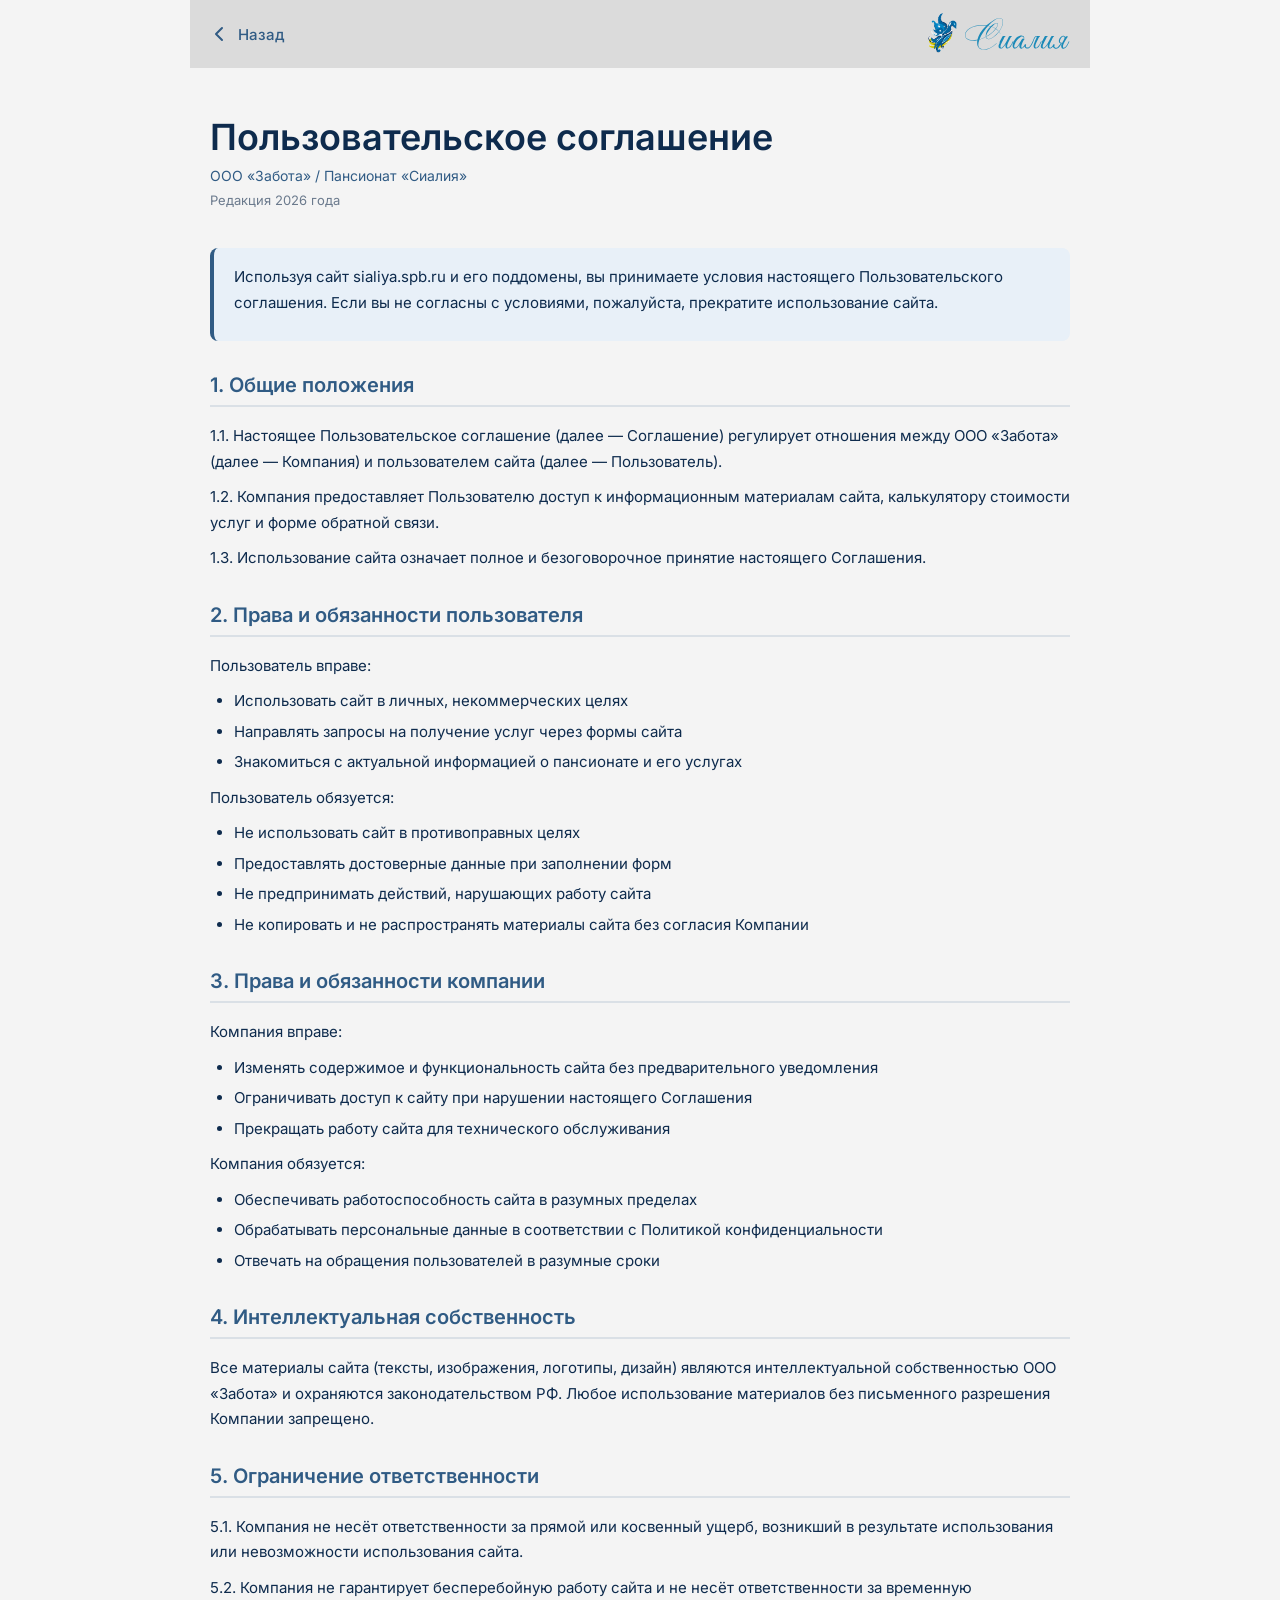
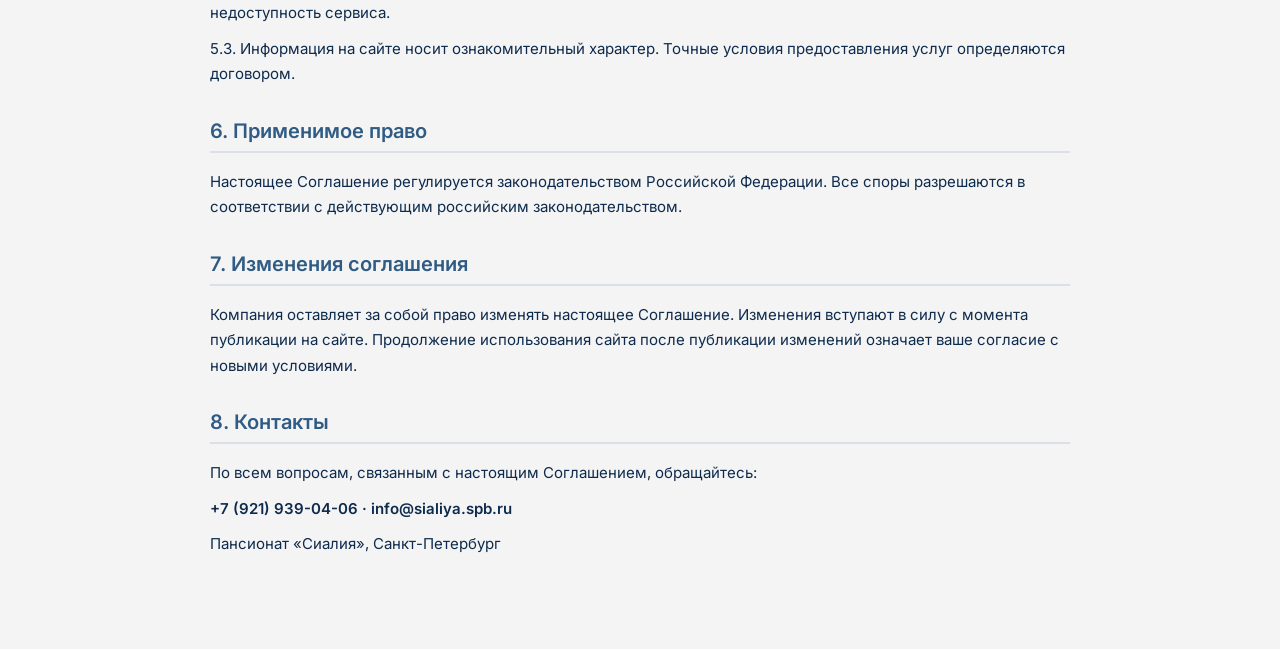
<file: terms.html>
<!DOCTYPE html>
<html lang="ru">
<head>
  <meta charset="UTF-8">
  <meta name="viewport" content="width=device-width, initial-scale=1">
  <title>Пользовательское соглашение — Сиалия</title>
  <link rel="stylesheet" href="assets/fonts/fonts-embedded.css">
  <style>
    *, *::before, *::after { box-sizing: border-box; margin: 0; padding: 0; }
    body { font-family: 'Inter', sans-serif; background: #f4f4f4; color: #0e2b4d; min-height: 100vh; }
    .doc-page { max-width: 900px; margin: 0 auto; padding: 0 20px 60px; }
    .doc-header { background: #dbdbdb; padding: 0 20px; height: 68px; display: flex; align-items: center; gap: 12px; margin: 0 -20px 48px; position: sticky; top: 0; z-index: 10; }
    .doc-header__back { display: flex; align-items: center; gap: 8px; color: #305b84; text-decoration: none; font-size: 15px; font-weight: 500; }
    .doc-header__logo { display: flex; align-items: center; gap: 8px; text-decoration: none; margin-left: auto; }
    .doc-header__logo img { height: 44px; width: auto; }
    .doc-title { font-size: 36px; font-weight: 700; color: #0e2b4d; line-height: 1.2; margin-bottom: 8px; }
    .doc-subtitle { font-size: 14px; color: #305b84; margin-bottom: 8px; }
    .doc-date { font-size: 13px; color: #6b7a8d; margin-bottom: 40px; }
    .doc-section { margin-bottom: 32px; }
    .doc-section h2 { font-size: 20px; font-weight: 700; color: #305b84; margin-bottom: 16px; padding-bottom: 8px; border-bottom: 2px solid #305b8422; }
    .doc-section p { font-size: 15px; line-height: 1.7; color: #0e2b4d; margin-bottom: 10px; }
    .doc-section ul, .doc-section ol { padding-left: 24px; margin-bottom: 10px; }
    .doc-section ul li, .doc-section ol li { font-size: 15px; line-height: 1.7; color: #0e2b4d; margin-bottom: 5px; }
    .doc-info { background: #e8f0f8; border-left: 4px solid #305b84; padding: 16px 20px; border-radius: 8px; margin: 16px 0; }
    .doc-contacts { font-size: 15px; font-weight: 600; color: #305b84; }
  </style>
</head>
<body>
<div class="doc-page">
  <header class="doc-header">
    <a href="index.html" class="doc-header__back">
      <svg width="20" height="20" viewBox="0 0 20 20" fill="none"><path d="M12 4L6 10L12 16" stroke="#305b84" stroke-width="2" stroke-linecap="round" stroke-linejoin="round"/></svg>
      Назад
    </a>
    <a href="index.html" class="doc-header__logo">
      <img src="assets/images/logo-bird.png" alt="Сиалия">
      <img src="assets/images/logo-text.svg" alt="Сиалия" style="height:32px;">
    </a>
  </header>

  <h1 class="doc-title">Пользовательское соглашение</h1>
  <p class="doc-subtitle">ООО «Забота» / Пансионат «Сиалия»</p>
  <p class="doc-date">Редакция 2026 года</p>

  <div class="doc-section">
    <div class="doc-info">
      <p>Используя сайт sialiya.spb.ru и его поддомены, вы принимаете условия настоящего Пользовательского соглашения. Если вы не согласны с условиями, пожалуйста, прекратите использование сайта.</p>
    </div>
  </div>

  <div class="doc-section">
    <h2>1. Общие положения</h2>
    <p>1.1. Настоящее Пользовательское соглашение (далее — Соглашение) регулирует отношения между ООО «Забота» (далее — Компания) и пользователем сайта (далее — Пользователь).</p>
    <p>1.2. Компания предоставляет Пользователю доступ к информационным материалам сайта, калькулятору стоимости услуг и форме обратной связи.</p>
    <p>1.3. Использование сайта означает полное и безоговорочное принятие настоящего Соглашения.</p>
  </div>

  <div class="doc-section">
    <h2>2. Права и обязанности пользователя</h2>
    <p>Пользователь вправе:</p>
    <ul>
      <li>Использовать сайт в личных, некоммерческих целях</li>
      <li>Направлять запросы на получение услуг через формы сайта</li>
      <li>Знакомиться с актуальной информацией о пансионате и его услугах</li>
    </ul>
    <p>Пользователь обязуется:</p>
    <ul>
      <li>Не использовать сайт в противоправных целях</li>
      <li>Предоставлять достоверные данные при заполнении форм</li>
      <li>Не предпринимать действий, нарушающих работу сайта</li>
      <li>Не копировать и не распространять материалы сайта без согласия Компании</li>
    </ul>
  </div>

  <div class="doc-section">
    <h2>3. Права и обязанности компании</h2>
    <p>Компания вправе:</p>
    <ul>
      <li>Изменять содержимое и функциональность сайта без предварительного уведомления</li>
      <li>Ограничивать доступ к сайту при нарушении настоящего Соглашения</li>
      <li>Прекращать работу сайта для технического обслуживания</li>
    </ul>
    <p>Компания обязуется:</p>
    <ul>
      <li>Обеспечивать работоспособность сайта в разумных пределах</li>
      <li>Обрабатывать персональные данные в соответствии с Политикой конфиденциальности</li>
      <li>Отвечать на обращения пользователей в разумные сроки</li>
    </ul>
  </div>

  <div class="doc-section">
    <h2>4. Интеллектуальная собственность</h2>
    <p>Все материалы сайта (тексты, изображения, логотипы, дизайн) являются интеллектуальной собственностью ООО «Забота» и охраняются законодательством РФ. Любое использование материалов без письменного разрешения Компании запрещено.</p>
  </div>

  <div class="doc-section">
    <h2>5. Ограничение ответственности</h2>
    <p>5.1. Компания не несёт ответственности за прямой или косвенный ущерб, возникший в результате использования или невозможности использования сайта.</p>
    <p>5.2. Компания не гарантирует бесперебойную работу сайта и не несёт ответственности за временную недоступность сервиса.</p>
    <p>5.3. Информация на сайте носит ознакомительный характер. Точные условия предоставления услуг определяются договором.</p>
  </div>

  <div class="doc-section">
    <h2>6. Применимое право</h2>
    <p>Настоящее Соглашение регулируется законодательством Российской Федерации. Все споры разрешаются в соответствии с действующим российским законодательством.</p>
  </div>

  <div class="doc-section">
    <h2>7. Изменения соглашения</h2>
    <p>Компания оставляет за собой право изменять настоящее Соглашение. Изменения вступают в силу с момента публикации на сайте. Продолжение использования сайта после публикации изменений означает ваше согласие с новыми условиями.</p>
  </div>

  <div class="doc-section">
    <h2>8. Контакты</h2>
    <p>По всем вопросам, связанным с настоящим Соглашением, обращайтесь:</p>
    <p class="doc-contacts">+7 (921) 939-04-06 · info@sialiya.spb.ru</p>
    <p>Пансионат «Сиалия», Санкт-Петербург</p>
  </div>
</div>
</body>
</html>
</file>
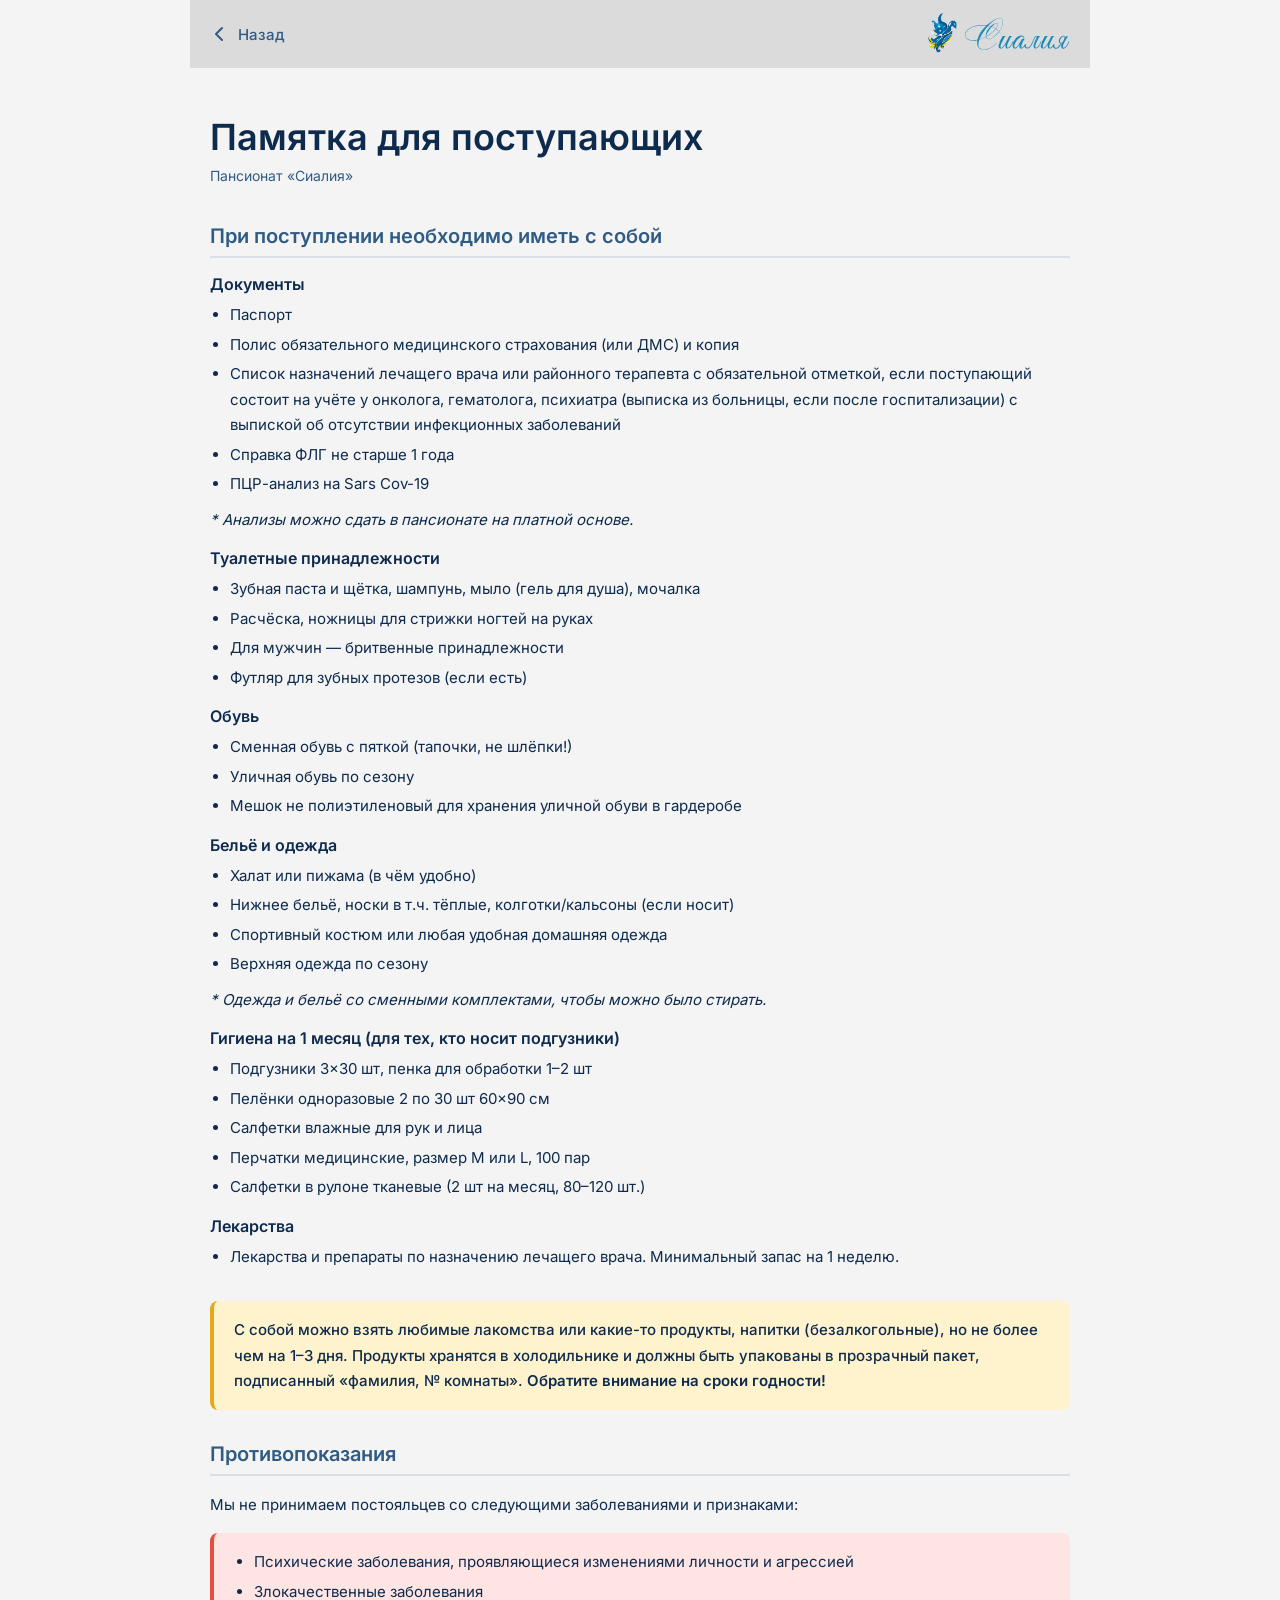
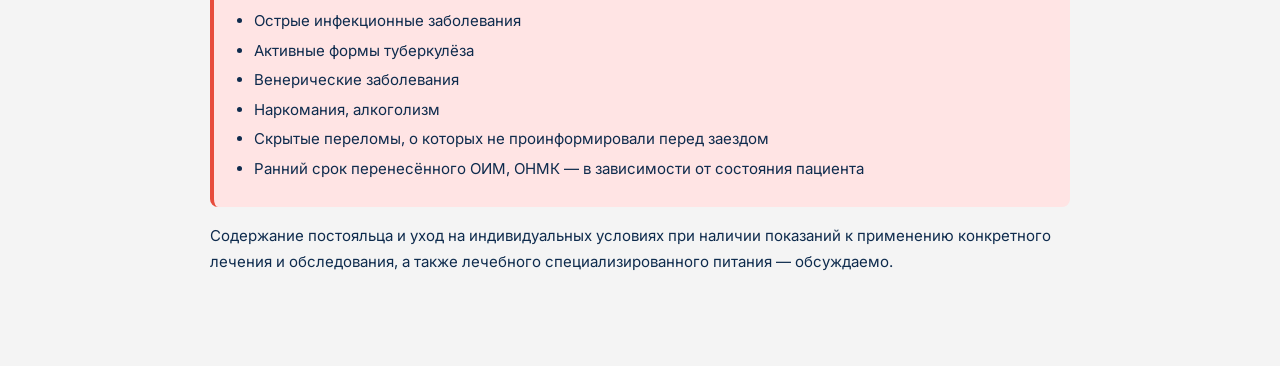
<file: docs/pamyatka.html>
<!DOCTYPE html>
<html lang="ru">
<head>
  <meta charset="UTF-8">
  <meta name="viewport" content="width=device-width, initial-scale=1">
  <title>Памятка для поступающих — Сиалия</title>
  <link rel="stylesheet" href="../assets/fonts/fonts-embedded.css">
  <style>
    *, *::before, *::after { box-sizing: border-box; margin: 0; padding: 0; }
    body { font-family: 'Inter', sans-serif; background: #f4f4f4; color: #0e2b4d; min-height: 100vh; }
    .doc-page { max-width: 900px; margin: 0 auto; padding: 0 20px 60px; }

    /* Header */
    .doc-header { background: #dbdbdb; padding: 0 20px; height: 68px; display: flex; align-items: center; gap: 12px; margin: 0 -20px 48px; position: sticky; top: 0; z-index: 10; }
    .doc-header__back { display: flex; align-items: center; gap: 8px; color: #305b84; text-decoration: none; font-size: 15px; font-weight: 500; white-space: nowrap; }
    .doc-header__back svg { flex-shrink: 0; }
    .doc-header__logo { display: flex; align-items: center; gap: 8px; text-decoration: none; margin-left: auto; }
    .doc-header__logo img { height: 44px; width: auto; }

    /* Content */
    .doc-title { font-size: 36px; font-weight: 700; color: #0e2b4d; line-height: 1.2; margin-bottom: 8px; }
    .doc-subtitle { font-size: 14px; color: #305b84; margin-bottom: 40px; }
    .doc-section { margin-bottom: 32px; }
    .doc-section h2 { font-size: 20px; font-weight: 700; color: #305b84; margin-bottom: 16px; padding-bottom: 8px; border-bottom: 2px solid #305b8422; }
    .doc-section h3 { font-size: 16px; font-weight: 600; color: #0e2b4d; margin: 16px 0 8px; }
    .doc-section p { font-size: 15px; line-height: 1.7; color: #0e2b4d; margin-bottom: 10px; }
    .doc-section ul { padding-left: 20px; margin-bottom: 10px; }
    .doc-section ul li { font-size: 15px; line-height: 1.7; color: #0e2b4d; margin-bottom: 4px; }
    .doc-warn { background: #fff3cd; border-left: 4px solid #e6a817; padding: 16px 20px; border-radius: 8px; margin: 16px 0; }
    .doc-warn p { margin: 0; font-size: 15px; font-weight: 500; }
    .doc-danger { background: #ffe4e4; border-left: 4px solid #e74c3c; padding: 16px 20px; border-radius: 8px; margin: 16px 0; }
    .doc-danger p { margin: 0; font-size: 15px; font-weight: 500; }
    .doc-note { font-size: 13px; color: #6b7a8d; font-style: italic; margin-top: 4px !important; }
  </style>
</head>
<body>
<div class="doc-page">
  <header class="doc-header">
    <a href="../index.html" class="doc-header__back">
      <svg width="20" height="20" viewBox="0 0 20 20" fill="none"><path d="M12 4L6 10L12 16" stroke="#305b84" stroke-width="2" stroke-linecap="round" stroke-linejoin="round"/></svg>
      Назад
    </a>
    <a href="../index.html" class="doc-header__logo">
      <img src="../assets/images/logo-bird.png" alt="Сиалия">
      <img src="../assets/images/logo-text.svg" alt="Сиалия" style="height:32px;">
    </a>
  </header>

  <h1 class="doc-title">Памятка для поступающих</h1>
  <p class="doc-subtitle">Пансионат «Сиалия»</p>

  <div class="doc-section">
    <h2>При поступлении необходимо иметь с собой</h2>

    <h3>Документы</h3>
    <ul>
      <li>Паспорт</li>
      <li>Полис обязательного медицинского страхования (или ДМС) и копия</li>
      <li>Список назначений лечащего врача или районного терапевта с обязательной отметкой, если поступающий состоит на учёте у онколога, гематолога, психиатра (выписка из больницы, если после госпитализации) с выпиской об отсутствии инфекционных заболеваний</li>
      <li>Справка ФЛГ не старше 1 года</li>
      <li>ПЦР-анализ на Sars Cov-19</li>
    </ul>
    <p class="doc-note">* Анализы можно сдать в пансионате на платной основе.</p>

    <h3>Туалетные принадлежности</h3>
    <ul>
      <li>Зубная паста и щётка, шампунь, мыло (гель для душа), мочалка</li>
      <li>Расчёска, ножницы для стрижки ногтей на руках</li>
      <li>Для мужчин — бритвенные принадлежности</li>
      <li>Футляр для зубных протезов (если есть)</li>
    </ul>

    <h3>Обувь</h3>
    <ul>
      <li>Сменная обувь с пяткой (тапочки, не шлёпки!)</li>
      <li>Уличная обувь по сезону</li>
      <li>Мешок не полиэтиленовый для хранения уличной обуви в гардеробе</li>
    </ul>

    <h3>Бельё и одежда</h3>
    <ul>
      <li>Халат или пижама (в чём удобно)</li>
      <li>Нижнее бельё, носки в т.ч. тёплые, колготки/кальсоны (если носит)</li>
      <li>Спортивный костюм или любая удобная домашняя одежда</li>
      <li>Верхняя одежда по сезону</li>
    </ul>
    <p class="doc-note">* Одежда и бельё со сменными комплектами, чтобы можно было стирать.</p>

    <h3>Гигиена на 1 месяц (для тех, кто носит подгузники)</h3>
    <ul>
      <li>Подгузники 3×30 шт, пенка для обработки 1–2 шт</li>
      <li>Пелёнки одноразовые 2 по 30 шт 60×90 см</li>
      <li>Салфетки влажные для рук и лица</li>
      <li>Перчатки медицинские, размер M или L, 100 пар</li>
      <li>Салфетки в рулоне тканевые (2 шт на месяц, 80–120 шт.)</li>
    </ul>

    <h3>Лекарства</h3>
    <ul>
      <li>Лекарства и препараты по назначению лечащего врача. Минимальный запас на 1 неделю.</li>
    </ul>
  </div>

  <div class="doc-section">
    <div class="doc-warn">
      <p>С собой можно взять любимые лакомства или какие-то продукты, напитки (безалкогольные), но не более чем на 1–3 дня. Продукты хранятся в холодильнике и должны быть упакованы в прозрачный пакет, подписанный «фамилия, № комнаты». <strong>Обратите внимание на сроки годности!</strong></p>
    </div>
  </div>

  <div class="doc-section">
    <h2>Противопоказания</h2>
    <p>Мы не принимаем постояльцев со следующими заболеваниями и признаками:</p>
    <div class="doc-danger">
      <ul>
        <li>Психические заболевания, проявляющиеся изменениями личности и агрессией</li>
        <li>Злокачественные заболевания</li>
        <li>Острые инфекционные заболевания</li>
        <li>Активные формы туберкулёза</li>
        <li>Венерические заболевания</li>
        <li>Наркомания, алкоголизм</li>
        <li>Скрытые переломы, о которых не проинформировали перед заездом</li>
        <li>Ранний срок перенесённого ОИМ, ОНМК — в зависимости от состояния пациента</li>
      </ul>
    </div>
    <p>Содержание постояльца и уход на индивидуальных условиях при наличии показаний к применению конкретного лечения и обследования, а также лечебного специализированного питания — обсуждаемо.</p>
  </div>
</div>
</body>
</html>
</file>
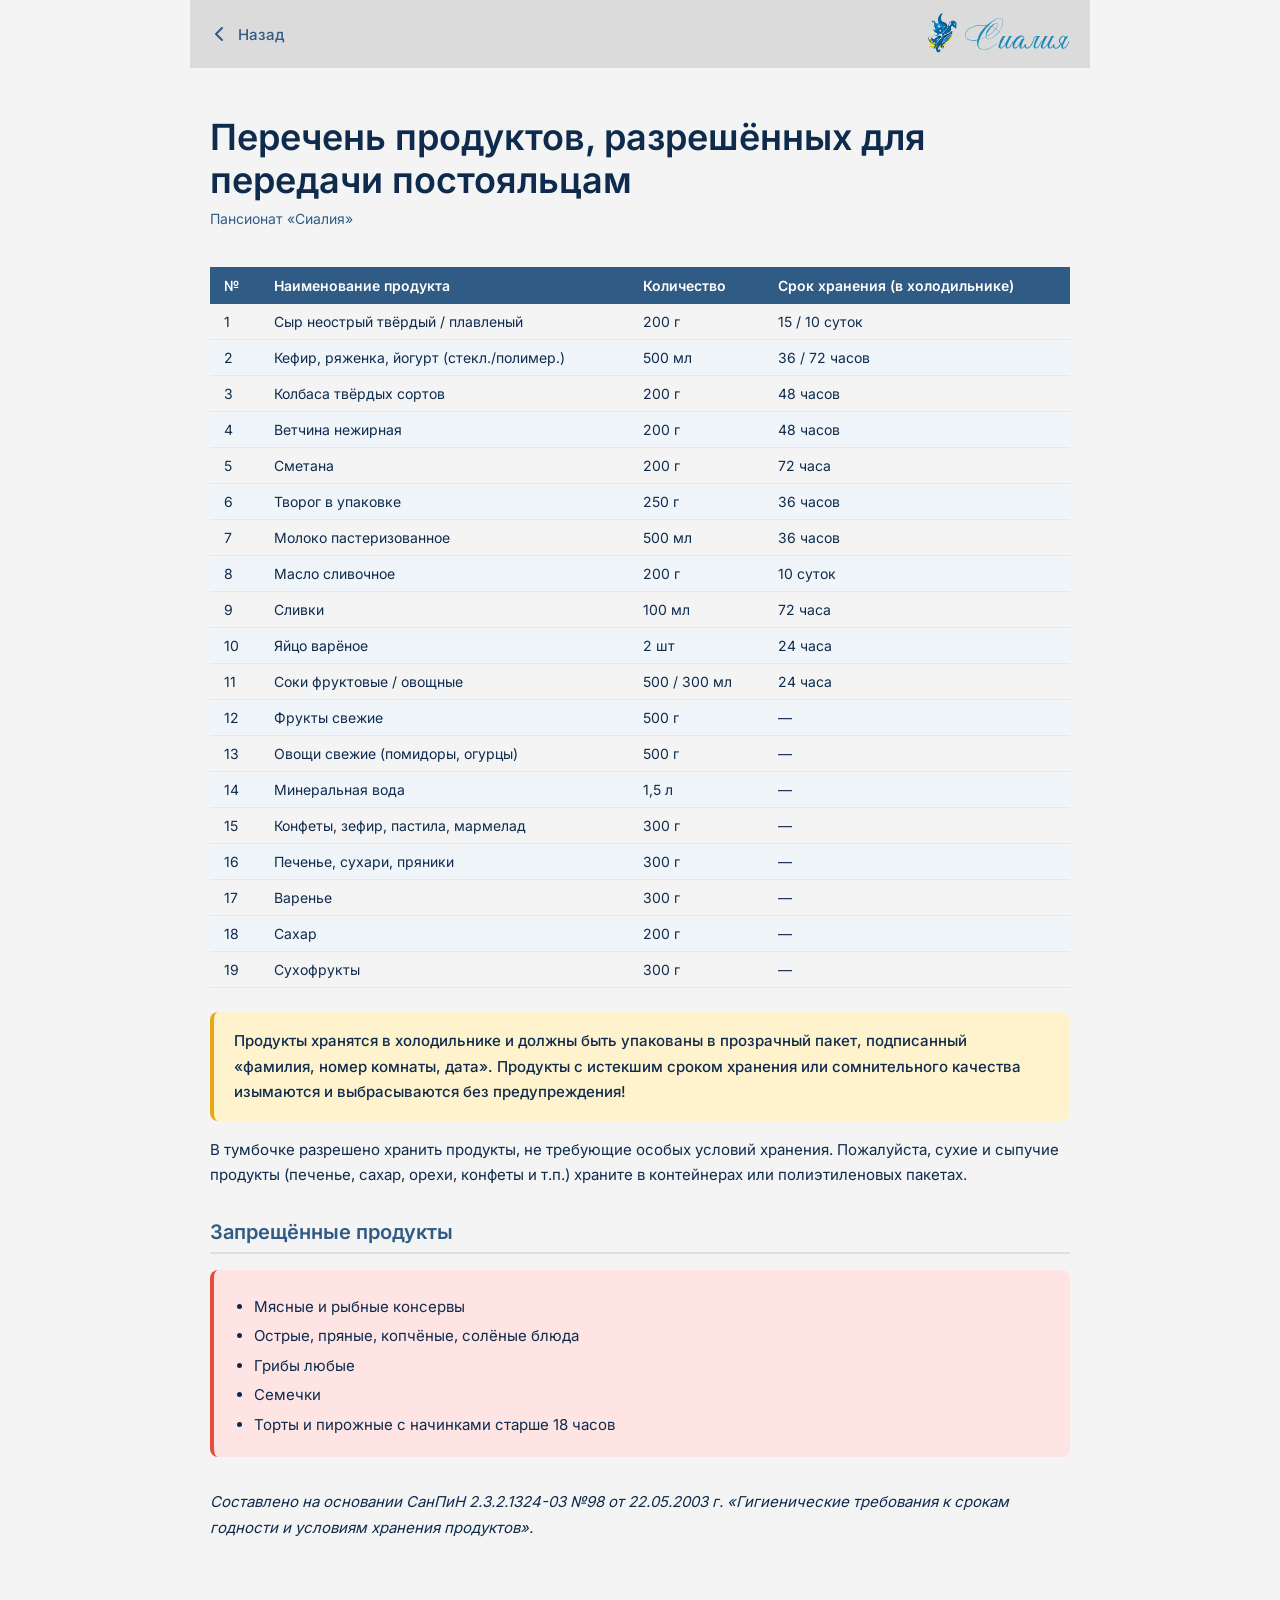
<file: docs/perechen-produktov.html>
<!DOCTYPE html>
<html lang="ru">
<head>
  <meta charset="UTF-8">
  <meta name="viewport" content="width=device-width, initial-scale=1">
  <title>Перечень продуктов — Сиалия</title>
  <link rel="stylesheet" href="../assets/fonts/fonts-embedded.css">
  <style>
    *, *::before, *::after { box-sizing: border-box; margin: 0; padding: 0; }
    body { font-family: 'Inter', sans-serif; background: #f4f4f4; color: #0e2b4d; min-height: 100vh; }
    .doc-page { max-width: 900px; margin: 0 auto; padding: 0 20px 60px; }
    .doc-header { background: #dbdbdb; padding: 0 20px; height: 68px; display: flex; align-items: center; gap: 12px; margin: 0 -20px 48px; position: sticky; top: 0; z-index: 10; }
    .doc-header__back { display: flex; align-items: center; gap: 8px; color: #305b84; text-decoration: none; font-size: 15px; font-weight: 500; white-space: nowrap; }
    .doc-header__logo { display: flex; align-items: center; gap: 8px; text-decoration: none; margin-left: auto; }
    .doc-header__logo img { height: 44px; width: auto; }
    .doc-title { font-size: 36px; font-weight: 700; color: #0e2b4d; line-height: 1.2; margin-bottom: 8px; }
    .doc-subtitle { font-size: 14px; color: #305b84; margin-bottom: 40px; }
    .doc-section { margin-bottom: 32px; }
    .doc-section h2 { font-size: 20px; font-weight: 700; color: #305b84; margin-bottom: 16px; padding-bottom: 8px; border-bottom: 2px solid #305b8422; }
    .doc-section p { font-size: 15px; line-height: 1.7; color: #0e2b4d; margin-bottom: 10px; }
    .doc-section ul { padding-left: 20px; margin-bottom: 10px; }
    .doc-section ul li { font-size: 15px; line-height: 1.7; color: #0e2b4d; margin-bottom: 4px; }
    .doc-warn { background: #fff3cd; border-left: 4px solid #e6a817; padding: 16px 20px; border-radius: 8px; margin: 16px 0; }
    .doc-warn p { margin: 0; font-size: 15px; font-weight: 500; }
    .doc-danger { background: #ffe4e4; border-left: 4px solid #e74c3c; padding: 16px 20px; border-radius: 8px; margin: 16px 0; }
    .doc-danger ul { margin: 8px 0 0; }
    .doc-note { font-size: 13px; color: #6b7a8d; font-style: italic; }

    /* Table */
    .doc-table { width: 100%; border-collapse: collapse; margin: 16px 0 24px; font-size: 14px; }
    .doc-table th { background: #305b84; color: #fff; padding: 10px 14px; text-align: left; font-weight: 600; }
    .doc-table td { padding: 9px 14px; border-bottom: 1px solid #e0e8f0; vertical-align: top; }
    .doc-table tr:nth-child(even) td { background: #f0f5fa; }
    .doc-table tr:hover td { background: #e4edf7; }
  </style>
</head>
<body>
<div class="doc-page">
  <header class="doc-header">
    <a href="../index.html" class="doc-header__back">
      <svg width="20" height="20" viewBox="0 0 20 20" fill="none"><path d="M12 4L6 10L12 16" stroke="#305b84" stroke-width="2" stroke-linecap="round" stroke-linejoin="round"/></svg>
      Назад
    </a>
    <a href="../index.html" class="doc-header__logo">
      <img src="../assets/images/logo-bird.png" alt="Сиалия">
      <img src="../assets/images/logo-text.svg" alt="Сиалия" style="height:32px;">
    </a>
  </header>

  <h1 class="doc-title">Перечень продуктов, разрешённых для передачи постояльцам</h1>
  <p class="doc-subtitle">Пансионат «Сиалия»</p>

  <div class="doc-section">
    <table class="doc-table">
      <thead>
        <tr>
          <th>№</th>
          <th>Наименование продукта</th>
          <th>Количество</th>
          <th>Срок хранения (в холодильнике)</th>
        </tr>
      </thead>
      <tbody>
        <tr><td>1</td><td>Сыр неострый твёрдый / плавленый</td><td>200 г</td><td>15 / 10 суток</td></tr>
        <tr><td>2</td><td>Кефир, ряженка, йогурт (стекл./полимер.)</td><td>500 мл</td><td>36 / 72 часов</td></tr>
        <tr><td>3</td><td>Колбаса твёрдых сортов</td><td>200 г</td><td>48 часов</td></tr>
        <tr><td>4</td><td>Ветчина нежирная</td><td>200 г</td><td>48 часов</td></tr>
        <tr><td>5</td><td>Сметана</td><td>200 г</td><td>72 часа</td></tr>
        <tr><td>6</td><td>Творог в упаковке</td><td>250 г</td><td>36 часов</td></tr>
        <tr><td>7</td><td>Молоко пастеризованное</td><td>500 мл</td><td>36 часов</td></tr>
        <tr><td>8</td><td>Масло сливочное</td><td>200 г</td><td>10 суток</td></tr>
        <tr><td>9</td><td>Сливки</td><td>100 мл</td><td>72 часа</td></tr>
        <tr><td>10</td><td>Яйцо варёное</td><td>2 шт</td><td>24 часа</td></tr>
        <tr><td>11</td><td>Соки фруктовые / овощные</td><td>500 / 300 мл</td><td>24 часа</td></tr>
        <tr><td>12</td><td>Фрукты свежие</td><td>500 г</td><td>—</td></tr>
        <tr><td>13</td><td>Овощи свежие (помидоры, огурцы)</td><td>500 г</td><td>—</td></tr>
        <tr><td>14</td><td>Минеральная вода</td><td>1,5 л</td><td>—</td></tr>
        <tr><td>15</td><td>Конфеты, зефир, пастила, мармелад</td><td>300 г</td><td>—</td></tr>
        <tr><td>16</td><td>Печенье, сухари, пряники</td><td>300 г</td><td>—</td></tr>
        <tr><td>17</td><td>Варенье</td><td>300 г</td><td>—</td></tr>
        <tr><td>18</td><td>Сахар</td><td>200 г</td><td>—</td></tr>
        <tr><td>19</td><td>Сухофрукты</td><td>300 г</td><td>—</td></tr>
      </tbody>
    </table>

    <div class="doc-warn">
      <p>Продукты хранятся в холодильнике и должны быть упакованы в прозрачный пакет, подписанный «фамилия, номер комнаты, дата». Продукты с истекшим сроком хранения или сомнительного качества изымаются и выбрасываются без предупреждения!</p>
    </div>

    <p>В тумбочке разрешено хранить продукты, не требующие особых условий хранения. Пожалуйста, сухие и сыпучие продукты (печенье, сахар, орехи, конфеты и т.п.) храните в контейнерах или полиэтиленовых пакетах.</p>
  </div>

  <div class="doc-section">
    <h2>Запрещённые продукты</h2>
    <div class="doc-danger">
      <ul style="padding-left:20px;">
        <li>Мясные и рыбные консервы</li>
        <li>Острые, пряные, копчёные, солёные блюда</li>
        <li>Грибы любые</li>
        <li>Семечки</li>
        <li>Торты и пирожные с начинками старше 18 часов</li>
      </ul>
    </div>
  </div>

  <div class="doc-section">
    <p class="doc-note">Составлено на основании СанПиН 2.3.2.1324-03 №98 от 22.05.2003 г. «Гигиенические требования к срокам годности и условиям хранения продуктов».</p>
  </div>
</div>
</body>
</html>
</file>
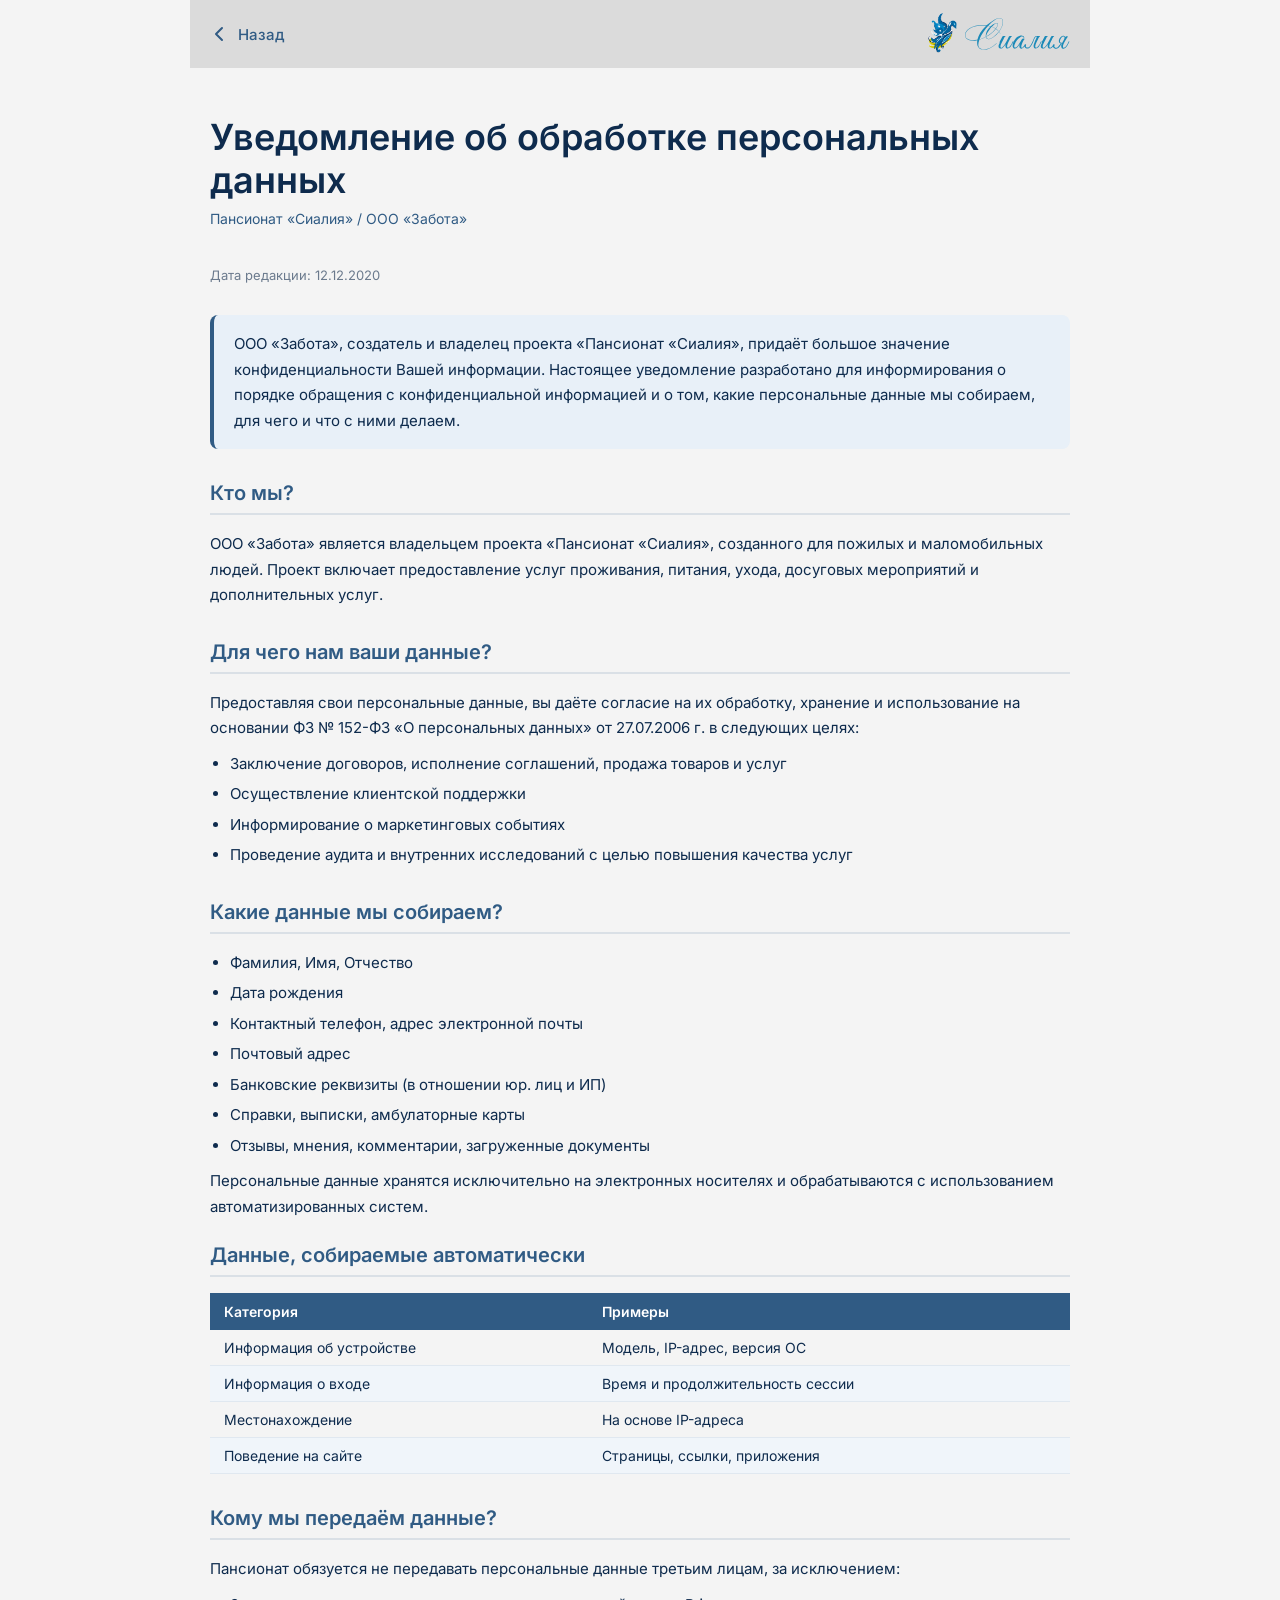
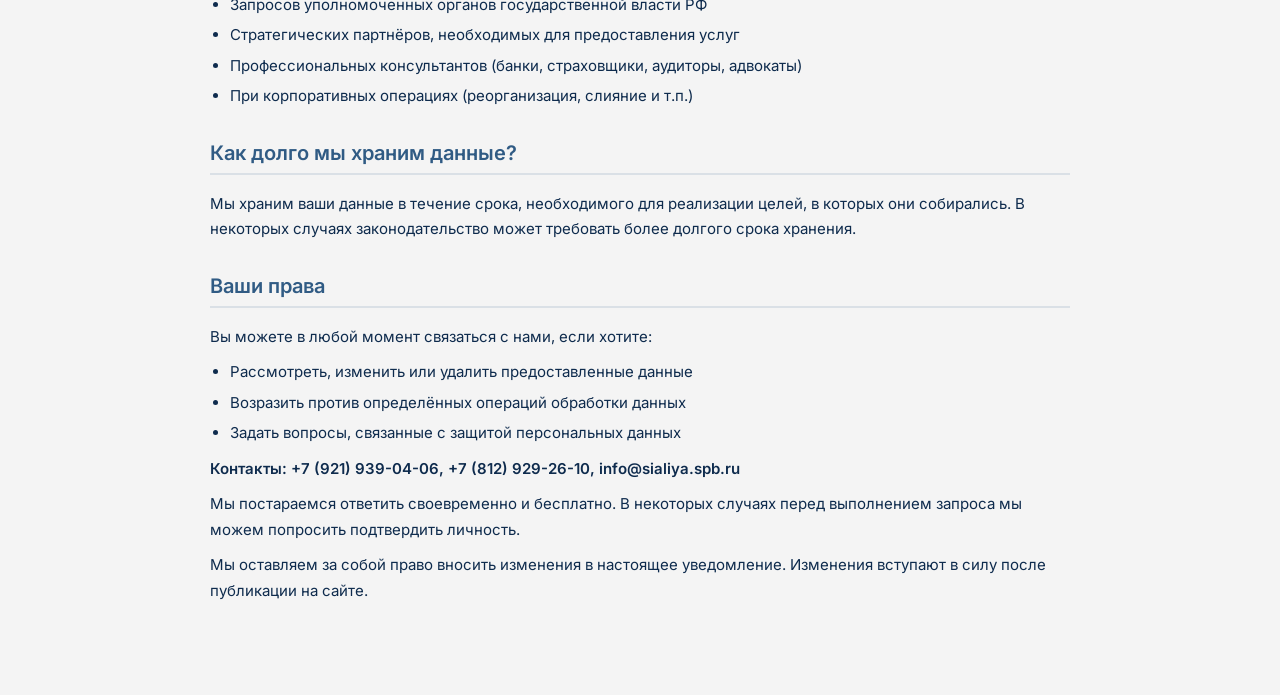
<file: docs/personalnye-dannye.html>
<!DOCTYPE html>
<html lang="ru">
<head>
  <meta charset="UTF-8">
  <meta name="viewport" content="width=device-width, initial-scale=1">
  <title>Уведомление об обработке персональных данных — Сиалия</title>
  <link rel="stylesheet" href="../assets/fonts/fonts-embedded.css">
  <style>
    *, *::before, *::after { box-sizing: border-box; margin: 0; padding: 0; }
    body { font-family: 'Inter', sans-serif; background: #f4f4f4; color: #0e2b4d; min-height: 100vh; }
    .doc-page { max-width: 900px; margin: 0 auto; padding: 0 20px 60px; }
    .doc-header { background: #dbdbdb; padding: 0 20px; height: 68px; display: flex; align-items: center; gap: 12px; margin: 0 -20px 48px; position: sticky; top: 0; z-index: 10; }
    .doc-header__back { display: flex; align-items: center; gap: 8px; color: #305b84; text-decoration: none; font-size: 15px; font-weight: 500; white-space: nowrap; }
    .doc-header__logo { display: flex; align-items: center; gap: 8px; text-decoration: none; margin-left: auto; }
    .doc-header__logo img { height: 44px; width: auto; }
    .doc-title { font-size: 36px; font-weight: 700; color: #0e2b4d; line-height: 1.2; margin-bottom: 8px; }
    .doc-subtitle { font-size: 14px; color: #305b84; margin-bottom: 40px; }
    .doc-section { margin-bottom: 32px; }
    .doc-section h2 { font-size: 20px; font-weight: 700; color: #305b84; margin-bottom: 16px; padding-bottom: 8px; border-bottom: 2px solid #305b8422; }
    .doc-section p { font-size: 15px; line-height: 1.7; color: #0e2b4d; margin-bottom: 10px; }
    .doc-section ul { padding-left: 20px; margin-bottom: 10px; }
    .doc-section ul li { font-size: 15px; line-height: 1.7; color: #0e2b4d; margin-bottom: 5px; }
    .doc-info { background: #e8f0f8; border-left: 4px solid #305b84; padding: 16px 20px; border-radius: 8px; margin: 16px 0; }
    .doc-info p { margin: 0; }
    .doc-date { font-size: 13px; color: #6b7a8d; margin-bottom: 32px; }
    .doc-table { width: 100%; border-collapse: collapse; margin: 16px 0 24px; font-size: 14px; }
    .doc-table th { background: #305b84; color: #fff; padding: 10px 14px; text-align: left; font-weight: 600; }
    .doc-table td { padding: 9px 14px; border-bottom: 1px solid #e0e8f0; vertical-align: top; }
    .doc-table tr:nth-child(even) td { background: #f0f5fa; }
    .doc-contacts { font-size: 15px; font-weight: 600; color: #305b84; }
  </style>
</head>
<body>
<div class="doc-page">
  <header class="doc-header">
    <a href="../index.html" class="doc-header__back">
      <svg width="20" height="20" viewBox="0 0 20 20" fill="none"><path d="M12 4L6 10L12 16" stroke="#305b84" stroke-width="2" stroke-linecap="round" stroke-linejoin="round"/></svg>
      Назад
    </a>
    <a href="../index.html" class="doc-header__logo">
      <img src="../assets/images/logo-bird.png" alt="Сиалия">
      <img src="../assets/images/logo-text.svg" alt="Сиалия" style="height:32px;">
    </a>
  </header>

  <h1 class="doc-title">Уведомление об обработке персональных данных</h1>
  <p class="doc-subtitle">Пансионат «Сиалия» / ООО «Забота»</p>
  <p class="doc-date">Дата редакции: 12.12.2020</p>

  <div class="doc-section">
    <div class="doc-info">
      <p>ООО «Забота», создатель и владелец проекта «Пансионат «Сиалия», придаёт большое значение конфиденциальности Вашей информации. Настоящее уведомление разработано для информирования о порядке обращения с конфиденциальной информацией и о том, какие персональные данные мы собираем, для чего и что с ними делаем.</p>
    </div>
  </div>

  <div class="doc-section">
    <h2>Кто мы?</h2>
    <p>ООО «Забота» является владельцем проекта «Пансионат «Сиалия», созданного для пожилых и маломобильных людей. Проект включает предоставление услуг проживания, питания, ухода, досуговых мероприятий и дополнительных услуг.</p>
  </div>

  <div class="doc-section">
    <h2>Для чего нам ваши данные?</h2>
    <p>Предоставляя свои персональные данные, вы даёте согласие на их обработку, хранение и использование на основании ФЗ № 152-ФЗ «О персональных данных» от 27.07.2006 г. в следующих целях:</p>
    <ul>
      <li>Заключение договоров, исполнение соглашений, продажа товаров и услуг</li>
      <li>Осуществление клиентской поддержки</li>
      <li>Информирование о маркетинговых событиях</li>
      <li>Проведение аудита и внутренних исследований с целью повышения качества услуг</li>
    </ul>
  </div>

  <div class="doc-section">
    <h2>Какие данные мы собираем?</h2>
    <ul>
      <li>Фамилия, Имя, Отчество</li>
      <li>Дата рождения</li>
      <li>Контактный телефон, адрес электронной почты</li>
      <li>Почтовый адрес</li>
      <li>Банковские реквизиты (в отношении юр. лиц и ИП)</li>
      <li>Справки, выписки, амбулаторные карты</li>
      <li>Отзывы, мнения, комментарии, загруженные документы</li>
    </ul>
    <p>Персональные данные хранятся исключительно на электронных носителях и обрабатываются с использованием автоматизированных систем.</p>

    <h2 style="margin-top:24px;">Данные, собираемые автоматически</h2>
    <table class="doc-table">
      <thead>
        <tr><th>Категория</th><th>Примеры</th></tr>
      </thead>
      <tbody>
        <tr><td>Информация об устройстве</td><td>Модель, IP-адрес, версия ОС</td></tr>
        <tr><td>Информация о входе</td><td>Время и продолжительность сессии</td></tr>
        <tr><td>Местонахождение</td><td>На основе IP-адреса</td></tr>
        <tr><td>Поведение на сайте</td><td>Страницы, ссылки, приложения</td></tr>
      </tbody>
    </table>
  </div>

  <div class="doc-section">
    <h2>Кому мы передаём данные?</h2>
    <p>Пансионат обязуется не передавать персональные данные третьим лицам, за исключением:</p>
    <ul>
      <li>Запросов уполномоченных органов государственной власти РФ</li>
      <li>Стратегических партнёров, необходимых для предоставления услуг</li>
      <li>Профессиональных консультантов (банки, страховщики, аудиторы, адвокаты)</li>
      <li>При корпоративных операциях (реорганизация, слияние и т.п.)</li>
    </ul>
  </div>

  <div class="doc-section">
    <h2>Как долго мы храним данные?</h2>
    <p>Мы храним ваши данные в течение срока, необходимого для реализации целей, в которых они собирались. В некоторых случаях законодательство может требовать более долгого срока хранения.</p>
  </div>

  <div class="doc-section">
    <h2>Ваши права</h2>
    <p>Вы можете в любой момент связаться с нами, если хотите:</p>
    <ul>
      <li>Рассмотреть, изменить или удалить предоставленные данные</li>
      <li>Возразить против определённых операций обработки данных</li>
      <li>Задать вопросы, связанные с защитой персональных данных</li>
    </ul>
    <p class="doc-contacts">Контакты: +7 (921) 939-04-06, +7 (812) 929-26-10, info@sialiya.spb.ru</p>
    <p>Мы постараемся ответить своевременно и бесплатно. В некоторых случаях перед выполнением запроса мы можем попросить подтвердить личность.</p>
    <p>Мы оставляем за собой право вносить изменения в настоящее уведомление. Изменения вступают в силу после публикации на сайте.</p>
  </div>
</div>
</body>
</html>
</file>
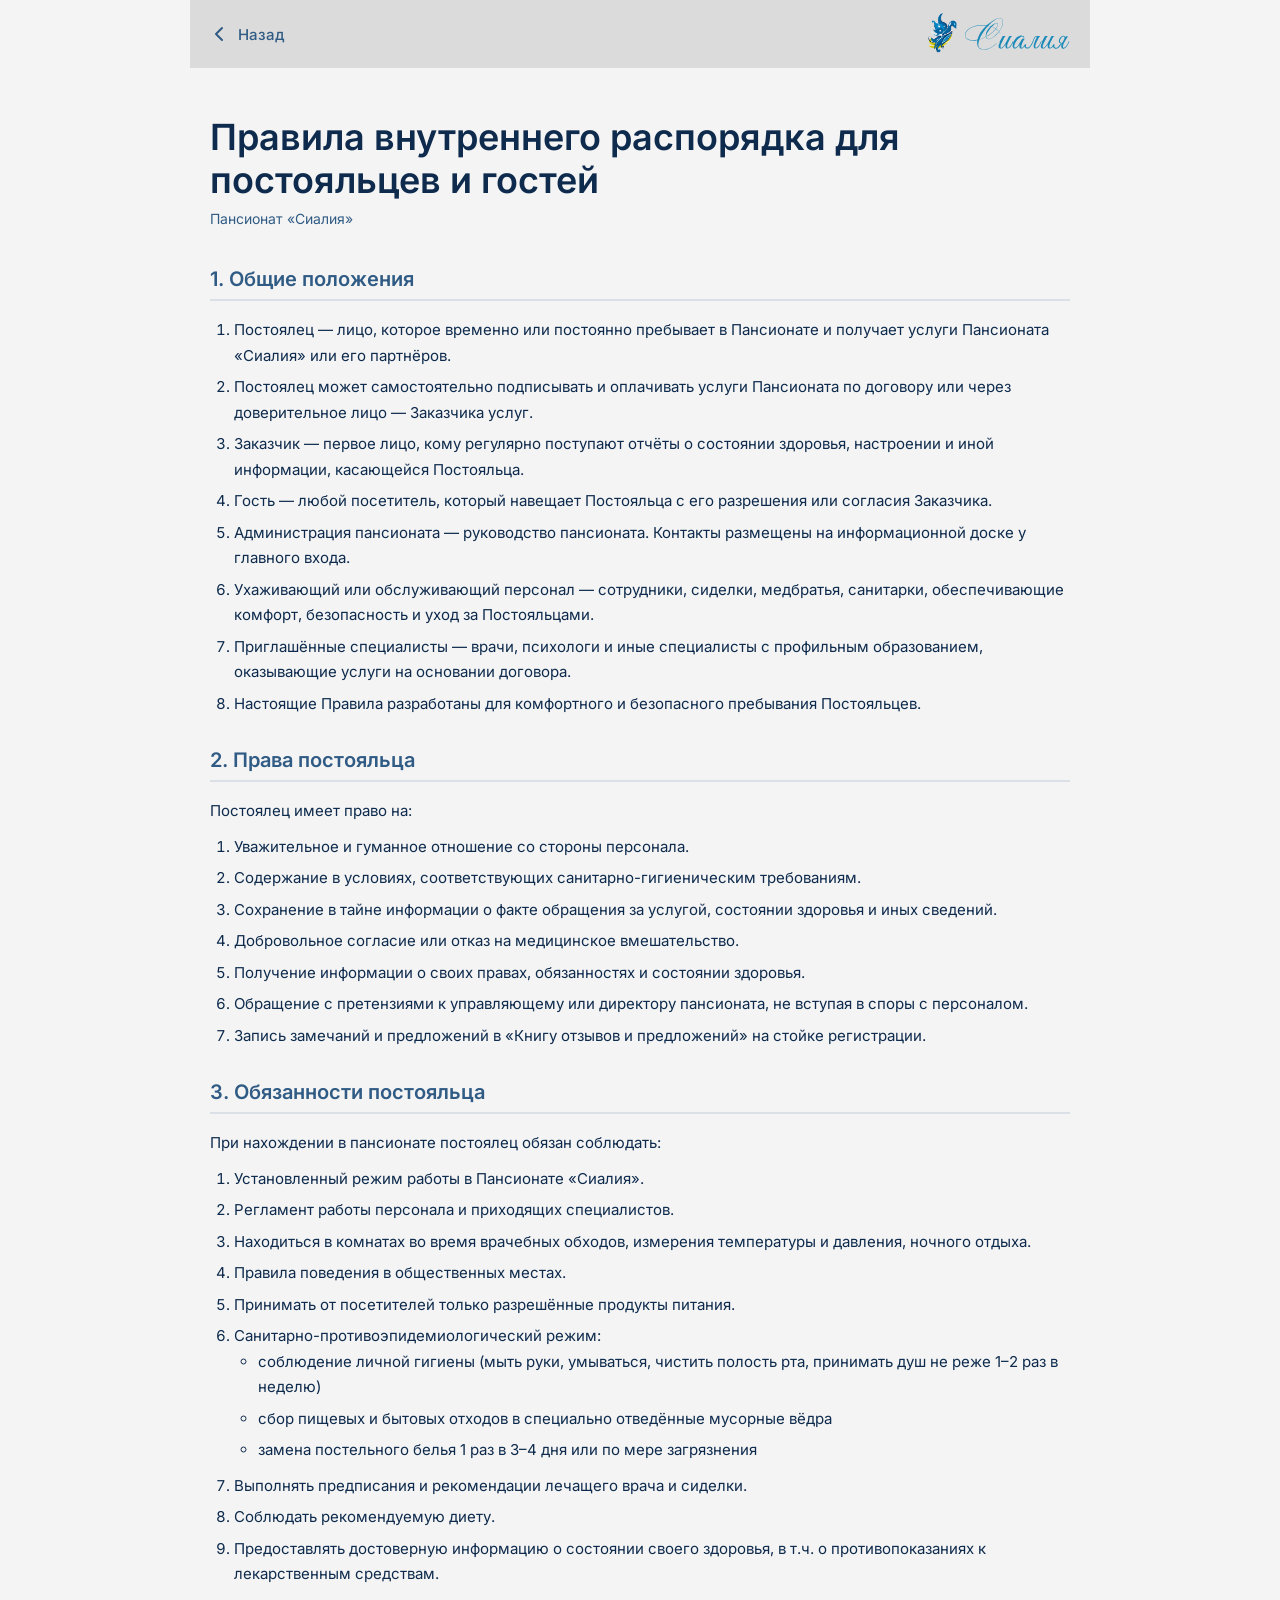
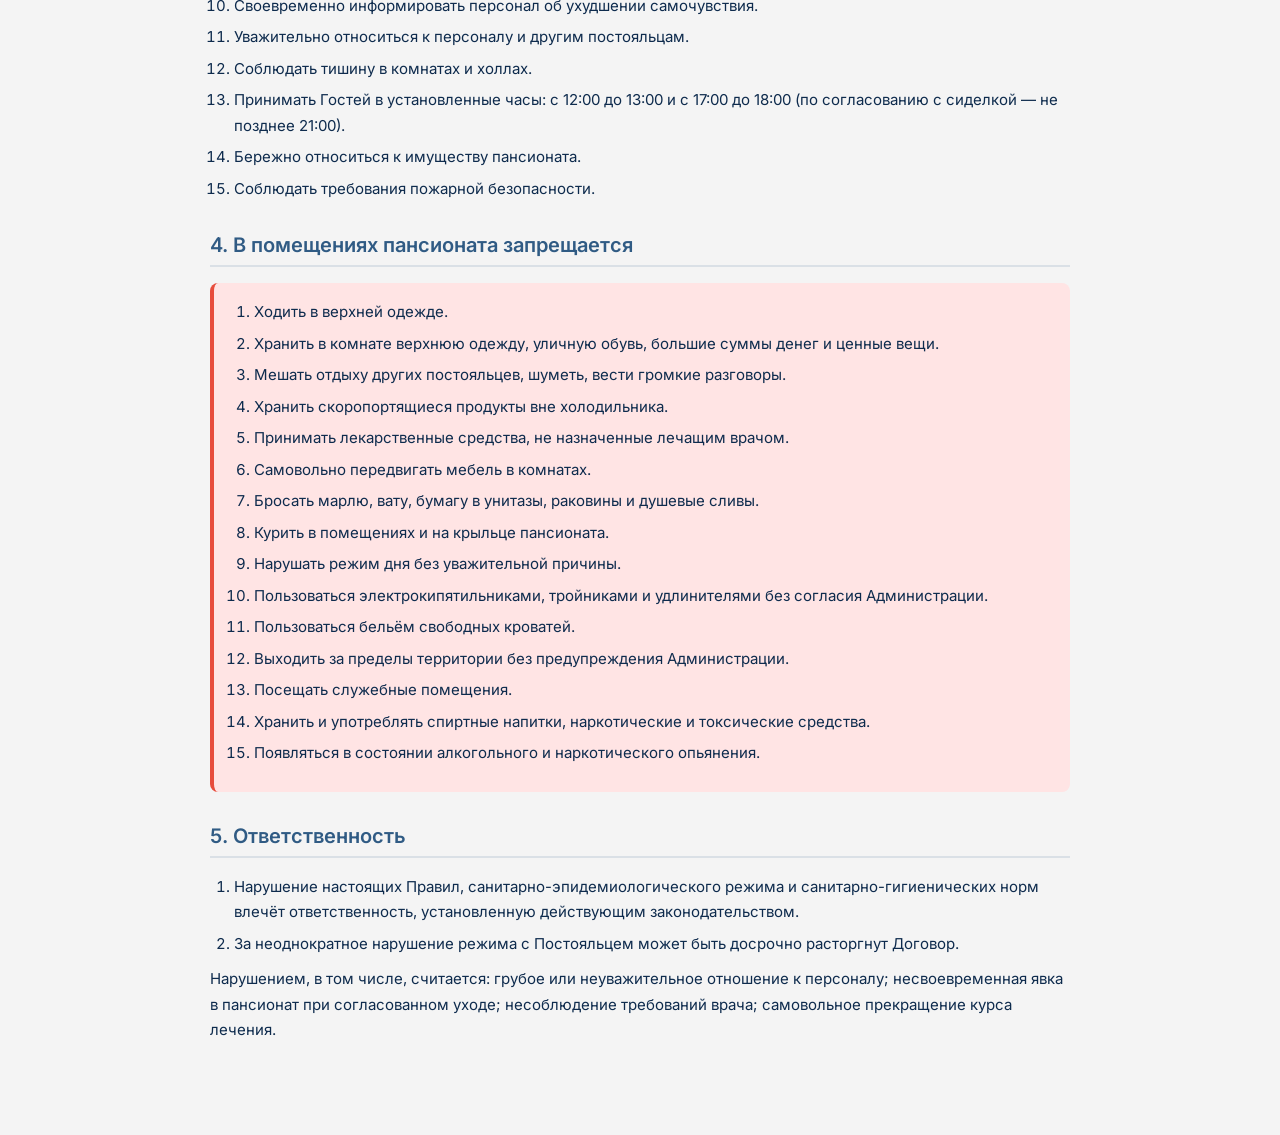
<file: docs/pravila-rasporyadka.html>
<!DOCTYPE html>
<html lang="ru">
<head>
  <meta charset="UTF-8">
  <meta name="viewport" content="width=device-width, initial-scale=1">
  <title>Правила внутреннего распорядка — Сиалия</title>
  <link rel="stylesheet" href="../assets/fonts/fonts-embedded.css">
  <style>
    *, *::before, *::after { box-sizing: border-box; margin: 0; padding: 0; }
    body { font-family: 'Inter', sans-serif; background: #f4f4f4; color: #0e2b4d; min-height: 100vh; }
    .doc-page { max-width: 900px; margin: 0 auto; padding: 0 20px 60px; }
    .doc-header { background: #dbdbdb; padding: 0 20px; height: 68px; display: flex; align-items: center; gap: 12px; margin: 0 -20px 48px; position: sticky; top: 0; z-index: 10; }
    .doc-header__back { display: flex; align-items: center; gap: 8px; color: #305b84; text-decoration: none; font-size: 15px; font-weight: 500; white-space: nowrap; }
    .doc-header__logo { display: flex; align-items: center; gap: 8px; text-decoration: none; margin-left: auto; }
    .doc-header__logo img { height: 44px; width: auto; }
    .doc-title { font-size: 36px; font-weight: 700; color: #0e2b4d; line-height: 1.2; margin-bottom: 8px; }
    .doc-subtitle { font-size: 14px; color: #305b84; margin-bottom: 40px; }
    .doc-section { margin-bottom: 32px; }
    .doc-section h2 { font-size: 20px; font-weight: 700; color: #305b84; margin-bottom: 16px; padding-bottom: 8px; border-bottom: 2px solid #305b8422; }
    .doc-section p { font-size: 15px; line-height: 1.7; color: #0e2b4d; margin-bottom: 10px; }
    .doc-section ol, .doc-section ul { padding-left: 24px; margin-bottom: 10px; }
    .doc-section ol li, .doc-section ul li { font-size: 15px; line-height: 1.7; color: #0e2b4d; margin-bottom: 6px; }
    .doc-section ol li ol { margin-top: 6px; }
    .doc-danger { background: #ffe4e4; border-left: 4px solid #e74c3c; padding: 16px 20px; border-radius: 8px; margin: 16px 0; }
    .doc-note { font-size: 13px; color: #6b7a8d; font-style: italic; margin-top: 8px !important; }
  </style>
</head>
<body>
<div class="doc-page">
  <header class="doc-header">
    <a href="../index.html" class="doc-header__back">
      <svg width="20" height="20" viewBox="0 0 20 20" fill="none"><path d="M12 4L6 10L12 16" stroke="#305b84" stroke-width="2" stroke-linecap="round" stroke-linejoin="round"/></svg>
      Назад
    </a>
    <a href="../index.html" class="doc-header__logo">
      <img src="../assets/images/logo-bird.png" alt="Сиалия">
      <img src="../assets/images/logo-text.svg" alt="Сиалия" style="height:32px;">
    </a>
  </header>

  <h1 class="doc-title">Правила внутреннего распорядка для постояльцев и гостей</h1>
  <p class="doc-subtitle">Пансионат «Сиалия»</p>

  <div class="doc-section">
    <h2>1. Общие положения</h2>
    <ol>
      <li>Постоялец — лицо, которое временно или постоянно пребывает в Пансионате и получает услуги Пансионата «Сиалия» или его партнёров.</li>
      <li>Постоялец может самостоятельно подписывать и оплачивать услуги Пансионата по договору или через доверительное лицо — Заказчика услуг.</li>
      <li>Заказчик — первое лицо, кому регулярно поступают отчёты о состоянии здоровья, настроении и иной информации, касающейся Постояльца.</li>
      <li>Гость — любой посетитель, который навещает Постояльца с его разрешения или согласия Заказчика.</li>
      <li>Администрация пансионата — руководство пансионата. Контакты размещены на информационной доске у главного входа.</li>
      <li>Ухаживающий или обслуживающий персонал — сотрудники, сиделки, медбратья, санитарки, обеспечивающие комфорт, безопасность и уход за Постояльцами.</li>
      <li>Приглашённые специалисты — врачи, психологи и иные специалисты с профильным образованием, оказывающие услуги на основании договора.</li>
      <li>Настоящие Правила разработаны для комфортного и безопасного пребывания Постояльцев.</li>
    </ol>
  </div>

  <div class="doc-section">
    <h2>2. Права постояльца</h2>
    <p>Постоялец имеет право на:</p>
    <ol>
      <li>Уважительное и гуманное отношение со стороны персонала.</li>
      <li>Содержание в условиях, соответствующих санитарно-гигиеническим требованиям.</li>
      <li>Сохранение в тайне информации о факте обращения за услугой, состоянии здоровья и иных сведений.</li>
      <li>Добровольное согласие или отказ на медицинское вмешательство.</li>
      <li>Получение информации о своих правах, обязанностях и состоянии здоровья.</li>
      <li>Обращение с претензиями к управляющему или директору пансионата, не вступая в споры с персоналом.</li>
      <li>Запись замечаний и предложений в «Книгу отзывов и предложений» на стойке регистрации.</li>
    </ol>
  </div>

  <div class="doc-section">
    <h2>3. Обязанности постояльца</h2>
    <p>При нахождении в пансионате постоялец обязан соблюдать:</p>
    <ol>
      <li>Установленный режим работы в Пансионате «Сиалия».</li>
      <li>Регламент работы персонала и приходящих специалистов.</li>
      <li>Находиться в комнатах во время врачебных обходов, измерения температуры и давления, ночного отдыха.</li>
      <li>Правила поведения в общественных местах.</li>
      <li>Принимать от посетителей только разрешённые продукты питания.</li>
      <li>Санитарно-противоэпидемиологический режим:
        <ul>
          <li>соблюдение личной гигиены (мыть руки, умываться, чистить полость рта, принимать душ не реже 1–2 раз в неделю)</li>
          <li>сбор пищевых и бытовых отходов в специально отведённые мусорные вёдра</li>
          <li>замена постельного белья 1 раз в 3–4 дня или по мере загрязнения</li>
        </ul>
      </li>
      <li>Выполнять предписания и рекомендации лечащего врача и сиделки.</li>
      <li>Соблюдать рекомендуемую диету.</li>
      <li>Предоставлять достоверную информацию о состоянии своего здоровья, в т.ч. о противопоказаниях к лекарственным средствам.</li>
      <li>Своевременно информировать персонал об ухудшении самочувствия.</li>
      <li>Уважительно относиться к персоналу и другим постояльцам.</li>
      <li>Соблюдать тишину в комнатах и холлах.</li>
      <li>Принимать Гостей в установленные часы: с 12:00 до 13:00 и с 17:00 до 18:00 (по согласованию с сиделкой — не позднее 21:00).</li>
      <li>Бережно относиться к имуществу пансионата.</li>
      <li>Соблюдать требования пожарной безопасности.</li>
    </ol>
  </div>

  <div class="doc-section">
    <h2>4. В помещениях пансионата запрещается</h2>
    <div class="doc-danger">
      <ol style="padding-left:20px;">
        <li>Ходить в верхней одежде.</li>
        <li>Хранить в комнате верхнюю одежду, уличную обувь, большие суммы денег и ценные вещи.</li>
        <li>Мешать отдыху других постояльцев, шуметь, вести громкие разговоры.</li>
        <li>Хранить скоропортящиеся продукты вне холодильника.</li>
        <li>Принимать лекарственные средства, не назначенные лечащим врачом.</li>
        <li>Самовольно передвигать мебель в комнатах.</li>
        <li>Бросать марлю, вату, бумагу в унитазы, раковины и душевые сливы.</li>
        <li>Курить в помещениях и на крыльце пансионата.</li>
        <li>Нарушать режим дня без уважительной причины.</li>
        <li>Пользоваться электрокипятильниками, тройниками и удлинителями без согласия Администрации.</li>
        <li>Пользоваться бельём свободных кроватей.</li>
        <li>Выходить за пределы территории без предупреждения Администрации.</li>
        <li>Посещать служебные помещения.</li>
        <li>Хранить и употреблять спиртные напитки, наркотические и токсические средства.</li>
        <li>Появляться в состоянии алкогольного и наркотического опьянения.</li>
      </ol>
    </div>
  </div>

  <div class="doc-section">
    <h2>5. Ответственность</h2>
    <ol>
      <li>Нарушение настоящих Правил, санитарно-эпидемиологического режима и санитарно-гигиенических норм влечёт ответственность, установленную действующим законодательством.</li>
      <li>За неоднократное нарушение режима с Постояльцем может быть досрочно расторгнут Договор.</li>
    </ol>
    <p>Нарушением, в том числе, считается: грубое или неуважительное отношение к персоналу; несвоевременная явка в пансионат при согласованном уходе; несоблюдение требований врача; самовольное прекращение курса лечения.</p>
  </div>
</div>
</body>
</html>
</file>
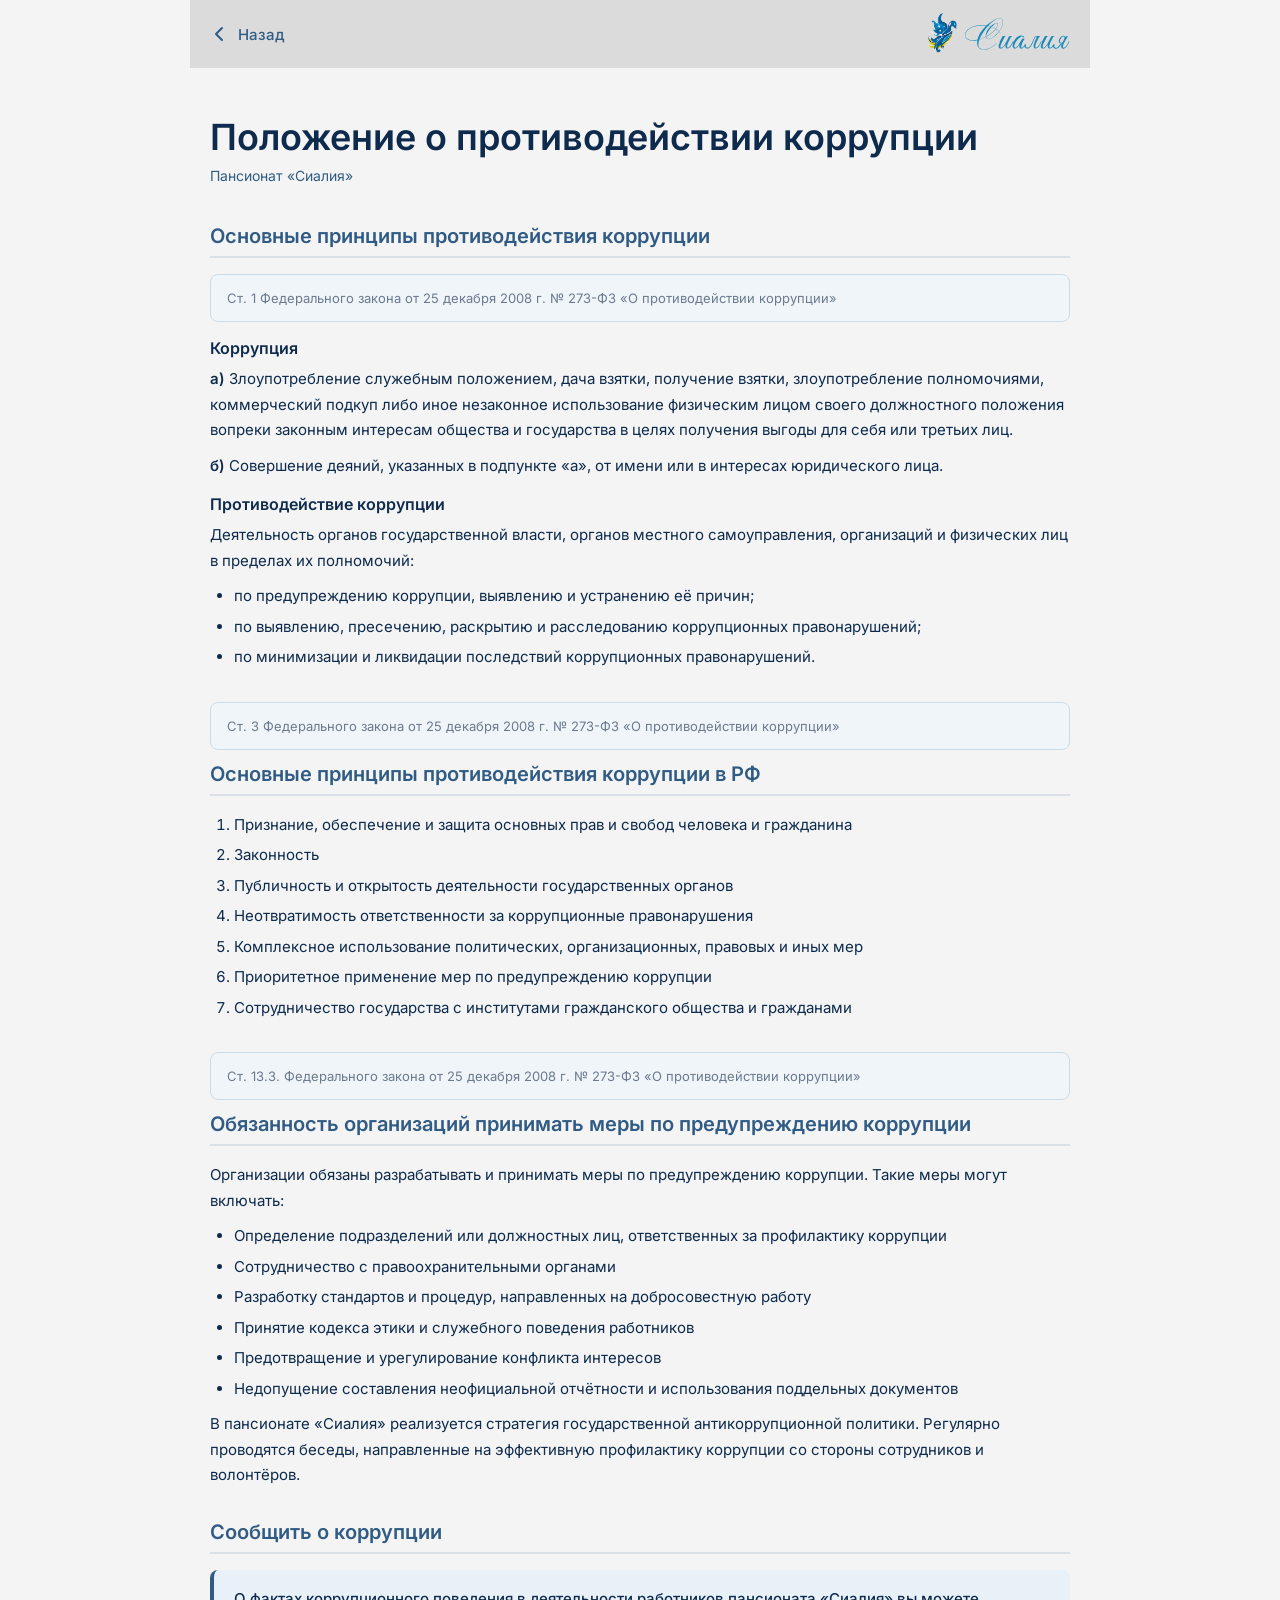
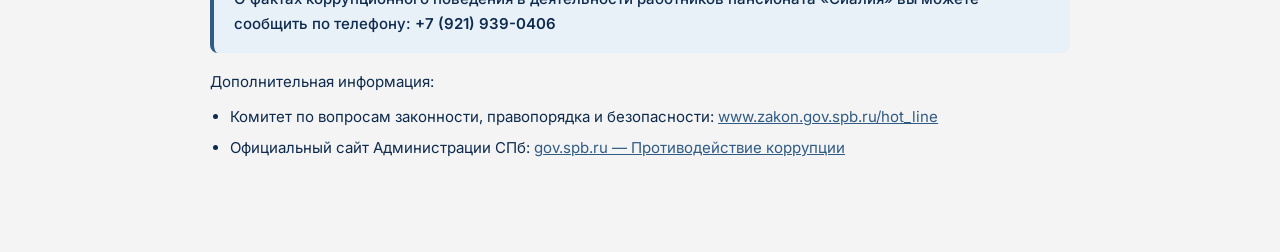
<file: docs/protivodeistvie-korrupcii.html>
<!DOCTYPE html>
<html lang="ru">
<head>
  <meta charset="UTF-8">
  <meta name="viewport" content="width=device-width, initial-scale=1">
  <title>Положение о противодействии коррупции — Сиалия</title>
  <link rel="stylesheet" href="../assets/fonts/fonts-embedded.css">
  <style>
    *, *::before, *::after { box-sizing: border-box; margin: 0; padding: 0; }
    body { font-family: 'Inter', sans-serif; background: #f4f4f4; color: #0e2b4d; min-height: 100vh; }
    .doc-page { max-width: 900px; margin: 0 auto; padding: 0 20px 60px; }
    .doc-header { background: #dbdbdb; padding: 0 20px; height: 68px; display: flex; align-items: center; gap: 12px; margin: 0 -20px 48px; position: sticky; top: 0; z-index: 10; }
    .doc-header__back { display: flex; align-items: center; gap: 8px; color: #305b84; text-decoration: none; font-size: 15px; font-weight: 500; white-space: nowrap; }
    .doc-header__logo { display: flex; align-items: center; gap: 8px; text-decoration: none; margin-left: auto; }
    .doc-header__logo img { height: 44px; width: auto; }
    .doc-title { font-size: 36px; font-weight: 700; color: #0e2b4d; line-height: 1.2; margin-bottom: 8px; }
    .doc-subtitle { font-size: 14px; color: #305b84; margin-bottom: 40px; }
    .doc-section { margin-bottom: 32px; }
    .doc-section h2 { font-size: 20px; font-weight: 700; color: #305b84; margin-bottom: 16px; padding-bottom: 8px; border-bottom: 2px solid #305b8422; }
    .doc-section h3 { font-size: 16px; font-weight: 600; color: #0e2b4d; margin: 16px 0 8px; }
    .doc-section p { font-size: 15px; line-height: 1.7; color: #0e2b4d; margin-bottom: 10px; }
    .doc-section ol, .doc-section ul { padding-left: 24px; margin-bottom: 10px; }
    .doc-section ol li, .doc-section ul li { font-size: 15px; line-height: 1.7; color: #0e2b4d; margin-bottom: 5px; }
    .doc-law { background: #f0f5fa; border: 1px solid #c8dcea; padding: 12px 16px; border-radius: 8px; margin-bottom: 12px; }
    .doc-law p { margin: 0; font-size: 13px; color: #6b7a8d; }
    .doc-hotline { background: #e8f0f8; border-left: 4px solid #305b84; padding: 16px 20px; border-radius: 8px; margin-top: 16px; }
    .doc-hotline p { margin: 0; font-weight: 500; }
    .doc-links a { color: #305b84; word-break: break-all; }
  </style>
</head>
<body>
<div class="doc-page">
  <header class="doc-header">
    <a href="../index.html" class="doc-header__back">
      <svg width="20" height="20" viewBox="0 0 20 20" fill="none"><path d="M12 4L6 10L12 16" stroke="#305b84" stroke-width="2" stroke-linecap="round" stroke-linejoin="round"/></svg>
      Назад
    </a>
    <a href="../index.html" class="doc-header__logo">
      <img src="../assets/images/logo-bird.png" alt="Сиалия">
      <img src="../assets/images/logo-text.svg" alt="Сиалия" style="height:32px;">
    </a>
  </header>

  <h1 class="doc-title">Положение о противодействии коррупции</h1>
  <p class="doc-subtitle">Пансионат «Сиалия»</p>

  <div class="doc-section">
    <h2>Основные принципы противодействия коррупции</h2>
    <div class="doc-law"><p>Ст. 1 Федерального закона от 25 декабря 2008 г. № 273-ФЗ «О противодействии коррупции»</p></div>

    <h3>Коррупция</h3>
    <p><strong>а)</strong> Злоупотребление служебным положением, дача взятки, получение взятки, злоупотребление полномочиями, коммерческий подкуп либо иное незаконное использование физическим лицом своего должностного положения вопреки законным интересам общества и государства в целях получения выгоды для себя или третьих лиц.</p>
    <p><strong>б)</strong> Совершение деяний, указанных в подпункте «а», от имени или в интересах юридического лица.</p>

    <h3>Противодействие коррупции</h3>
    <p>Деятельность органов государственной власти, органов местного самоуправления, организаций и физических лиц в пределах их полномочий:</p>
    <ul>
      <li>по предупреждению коррупции, выявлению и устранению её причин;</li>
      <li>по выявлению, пресечению, раскрытию и расследованию коррупционных правонарушений;</li>
      <li>по минимизации и ликвидации последствий коррупционных правонарушений.</li>
    </ul>
  </div>

  <div class="doc-section">
    <div class="doc-law"><p>Ст. 3 Федерального закона от 25 декабря 2008 г. № 273-ФЗ «О противодействии коррупции»</p></div>
    <h2>Основные принципы противодействия коррупции в РФ</h2>
    <ol>
      <li>Признание, обеспечение и защита основных прав и свобод человека и гражданина</li>
      <li>Законность</li>
      <li>Публичность и открытость деятельности государственных органов</li>
      <li>Неотвратимость ответственности за коррупционные правонарушения</li>
      <li>Комплексное использование политических, организационных, правовых и иных мер</li>
      <li>Приоритетное применение мер по предупреждению коррупции</li>
      <li>Сотрудничество государства с институтами гражданского общества и гражданами</li>
    </ol>
  </div>

  <div class="doc-section">
    <div class="doc-law"><p>Ст. 13.3. Федерального закона от 25 декабря 2008 г. № 273-ФЗ «О противодействии коррупции»</p></div>
    <h2>Обязанность организаций принимать меры по предупреждению коррупции</h2>
    <p>Организации обязаны разрабатывать и принимать меры по предупреждению коррупции. Такие меры могут включать:</p>
    <ul>
      <li>Определение подразделений или должностных лиц, ответственных за профилактику коррупции</li>
      <li>Сотрудничество с правоохранительными органами</li>
      <li>Разработку стандартов и процедур, направленных на добросовестную работу</li>
      <li>Принятие кодекса этики и служебного поведения работников</li>
      <li>Предотвращение и урегулирование конфликта интересов</li>
      <li>Недопущение составления неофициальной отчётности и использования поддельных документов</li>
    </ul>
    <p>В пансионате «Сиалия» реализуется стратегия государственной антикоррупционной политики. Регулярно проводятся беседы, направленные на эффективную профилактику коррупции со стороны сотрудников и волонтёров.</p>
  </div>

  <div class="doc-section">
    <h2>Сообщить о коррупции</h2>
    <div class="doc-hotline">
      <p>О фактах коррупционного поведения в деятельности работников пансионата «Сиалия» вы можете сообщить по телефону: <strong>+7 (921) 939-0406</strong></p>
    </div>
    <div class="doc-links" style="margin-top:16px;">
      <p>Дополнительная информация:</p>
      <ul style="padding-left:20px; margin-top:8px;">
        <li>Комитет по вопросам законности, правопорядка и безопасности: <a href="http://www.zakon.gov.spb.ru/hot_line" target="_blank">www.zakon.gov.spb.ru/hot_line</a></li>
        <li>Официальный сайт Администрации СПб: <a href="https://www.gov.spb.ru/gov/protivodejstvie-korrupcii/metodicheskie-dokumenty/" target="_blank">gov.spb.ru — Противодействие коррупции</a></li>
      </ul>
    </div>
  </div>
</div>
</body>
</html>
</file>
<file: assets/fonts/fonts-embedded.css>
﻿/* Inter 400 cyrillic */
@font-face {
  font-family: 'Inter';
  font-style: normal;
  font-weight: 400;
  font-display: swap;
  src: url('[data-uri]') format('woff2');
  unicode-range: U+0301, U+0400-045F, U+0490-0491, U+04B0-04B1, U+2116;
}
/* Inter 400 latin */
@font-face {
  font-family: 'Inter';
  font-style: normal;
  font-weight: 400;
  font-display: swap;
  src: url('[data-uri]') format('woff2');
  unicode-range: U+0000-00FF, U+0131, U+0152-0153, U+02BB-02BC, U+02C6, U+02DA, U+02DC, U+0304, U+0308, U+0329, U+2000-206F, U+20AC, U+2122, U+2191, U+2193, U+2212, U+2215, U+FEFF, U+FFFD;
}
/* Inter 500 cyrillic */
@font-face {
  font-family: 'Inter';
  font-style: normal;
  font-weight: 500;
  font-display: swap;
  src: url('[data-uri]') format('woff2');
  unicode-range: U+0301, U+0400-045F, U+0490-0491, U+04B0-04B1, U+2116;
}
/* Inter 500 latin */
@font-face {
  font-family: 'Inter';
  font-style: normal;
  font-weight: 500;
  font-display: swap;
  src: url('[data-uri]') format('woff2');
  unicode-range: U+0000-00FF, U+0131, U+0152-0153, U+02BB-02BC, U+02C6, U+02DA, U+02DC, U+0304, U+0308, U+0329, U+2000-206F, U+20AC, U+2122, U+2191, U+2193, U+2212, U+2215, U+FEFF, U+FFFD;
}
/* Inter 600 cyrillic */
@font-face {
  font-family: 'Inter';
  font-style: normal;
  font-weight: 600;
  font-display: swap;
  src: url('[data-uri]') format('woff2');
  unicode-range: U+0301, U+0400-045F, U+0490-0491, U+04B0-04B1, U+2116;
}
/* Inter 600 latin */
@font-face {
  font-family: 'Inter';
  font-style: normal;
  font-weight: 600;
  font-display: swap;
  src: url('[data-uri]') format('woff2');
  unicode-range: U+0000-00FF, U+0131, U+0152-0153, U+02BB-02BC, U+02C6, U+02DA, U+02DC, U+0304, U+0308, U+0329, U+2000-206F, U+20AC, U+2122, U+2191, U+2193, U+2212, U+2215, U+FEFF, U+FFFD;
}
/* Great Vibes cyrillic */
@font-face {
  font-family: 'Great Vibes';
  font-style: normal;
  font-weight: 400;
  font-display: swap;
  src: url('[data-uri]') format('woff2');
  unicode-range: U+0301, U+0400-045F, U+0490-0491, U+04B0-04B1, U+2116;
}
/* Great Vibes latin */
@font-face {
  font-family: 'Great Vibes';
  font-style: normal;
  font-weight: 400;
  font-display: swap;
  src: url('[data-uri]') format('woff2');
  unicode-range: U+0000-00FF, U+0131, U+0152-0153, U+02BB-02BC, U+02C6, U+02DA, U+02DC, U+0304, U+0308, U+0329, U+2000-206F, U+20AC, U+2122, U+2191, U+2193, U+2212, U+2215, U+FEFF, U+FFFD;
}
</file>
<file: style.css>
*, *::before, *::after { box-sizing: border-box; margin: 0; padding: 0; }

    html { overflow-x: clip; }
    /* a11y-mode убран — используется полная панель слабовидящих ниже */
    body {
      font-family: 'Inter', sans-serif;
      background: #e8e8e8;
      color: #0e2b4d;
    }
    .page-wrap {
      max-width: 1440px;
      margin: 0 auto;
    }

    /* ===================== HEADER ===================== */
    .header {
      position: -webkit-sticky;
      position: sticky;
      top: 0;
      z-index: 100;
      width: 100%;
      height: 68px;
      background: #dbdbdb;
      display: flex;
      align-items: center;
      padding: 0 40px 0 52px;
      gap: 16px;
    }
    .header__logo-wrap {
      display: flex;
      align-items: center;
      flex-shrink: 0;
    }
    .header__logo-img {
      width: 49px;
      height: 63px;
      object-fit: contain;
      flex-shrink: 0;
    }
    .header__logo-text-img {
      margin-left: 8px;
      height: 44px;
      width: auto;
      object-fit: contain;
    }
    .header__nav {
      flex: 1;
      display: flex;
      gap: clamp(20px, 4vw, 59px);
      align-items: center;
      justify-content: center;
      min-width: 0;
    }
    .header__nav a {
      text-decoration: none;
      font-size: clamp(15px, 1.4vw, 20px);
      color: #000;
      font-weight: 400;
      white-space: nowrap;
      position: relative;
      padding-bottom: 4px;
    }
    .header__nav a.active { font-weight: 600; }
    .header__nav a.active::after {
      content: '';
      position: absolute;
      bottom: -6px;
      left: 0; right: 0;
      height: 3px;
      background: #305b84;
      border-radius: 2px;
    }
    .header__a11y {
      flex-shrink: 0;
      background: #305b84;
      border: none;
      border-radius: 26.5px;
      height: 49px;
      width: clamp(170px, 21vw, 302px);
      display: flex;
      align-items: center;
      justify-content: center;
      gap: 8px;
      cursor: pointer;
    }
    .header__a11y-text {
      font-size: clamp(13px, 1.25vw, 18px);
      color: #fff;
      font-weight: 400;
      white-space: nowrap;
    }
    .header__a11y-icon { display: none; flex-shrink: 0; }
    /* === Бургер (только мобильные) === */
    .header__burger {
      display: none;
      flex-shrink: 0;
      margin-left: auto;
      background: none;
      border: none;
      cursor: pointer;
      flex-direction: column;
      gap: 5px;
      padding: 4px;
    }
    .header__burger span {
      display: block;
      width: 26px;
      height: 2px;
      background: #0e2b4d;
      border-radius: 2px;
      transition: 0.25s;
    }
    /* Мобильное меню */
    .header__mobile-nav {
      display: none;
      position: absolute;
      top: 68px;
      left: 0; right: 0;
      background: #dbdbdb;
      flex-direction: column;
      padding: 12px 24px 20px;
      gap: 0;
      z-index: 99;
      border-top: 1px solid rgba(0,0,0,0.08);
    }
    .header__mobile-nav.open { display: flex; }
    .header__mobile-nav a {
      font-size: 18px;
      font-weight: 400;
      color: #000;
      text-decoration: none;
      padding: 12px 0;
      border-bottom: 1px solid rgba(0,0,0,0.07);
    }
    .header__mobile-nav a:last-child { border-bottom: none; }
    .header__mobile-nav a.active { font-weight: 600; color: #305b84; }
    /* Медиа-запросы — шапка */
    @media (max-width: 1100px) {
      .header__nav { display: none; }
      .header__burger { display: flex; margin-left: auto; }
      /* Кнопка сжимается до иконки с глазом, идёт после бургера */
      .header__a11y {
        width: 38px;
        height: 38px;
        border-radius: 50%;
        margin-left: 8px;
      }
      .header__a11y-text { display: none; }
      .header__a11y-icon { display: block; }
    }
    @media (max-width: 600px) {
      .header__logo-wrap { margin-left: 16px; }
      .header__logo-img { width: 34px; height: 44px; }
      .header__logo-text-img { height: 32px; }
    }

    /* ===================== HERO ===================== */
    .hero {
      display: grid;
      width: 100%;
      min-height: 838px;
      overflow: hidden;
    }
    .hero__bg {
      grid-row: 1;
      grid-column: 1;
      align-self: start;
      justify-self: start;
      margin-left: 22%;
      margin-top: -3px;
      width: 83%; /* 22% + 83% = 105% → 5% за правым краем, обрезает overflow:hidden */
      height: 835px;
      -webkit-mask-image: url('assets/images/hero-bg-mask.webp');
      mask-image: url('assets/images/hero-bg-mask.webp');
      -webkit-mask-size: 1025px 940px;
      mask-size: 1025px 940px;
      -webkit-mask-position: 265px -142px;
      mask-position: 265px -142px;
      -webkit-mask-repeat: no-repeat;
      mask-repeat: no-repeat;
    }
    .hero__bg img {
      display: block;
      width: 100%;
      height: 100%;
      object-fit: cover;
    }
    .hero__content {
      grid-row: 1;
      grid-column: 1;
      z-index: 1;
      margin-left: 62px;
      min-height: 838px;
      display: flex;
      flex-direction: column;
      padding-top: 210px;
      padding-bottom: 22px;
    }
    .hero__title {
      font-size: clamp(34px, 3.47vw, 50px);
      font-weight: 500;
      color: #0e2b4d;
      letter-spacing: -1.5px;
      line-height: 0.8279;
      width: clamp(320px, 38.5vw, 555px);
      margin-bottom: 29px;
    }
    .hero__desc {
      font-size: 16px;
      font-weight: 400;
      color: rgba(14,43,77,0.7);
      width: clamp(260px, 26.6vw, 383px);
      line-height: 1.4;
      margin-bottom: 71px;
    }
    .hero__why {
      font-size: clamp(24px, 2.43vw, 35px);
      font-weight: 500;
      color: #0e2b4d;
      letter-spacing: -1.05px;
      line-height: 1.002;
      white-space: nowrap;
      margin-bottom: 16px;
    }
    .hero__why-desc {
      font-size: 16px;
      font-weight: 400;
      color: rgba(14,43,77,0.7);
      width: clamp(260px, 26.6vw, 383px);
      line-height: 1.4;
    }
    .hero__buttons {
      margin-top: auto;
      display: flex;
      gap: clamp(10px, 1.04vw, 15px);
    }
    .hero__btn {
      width: clamp(180px, 18.5vw, 267px);
      height: clamp(76px, 7.78vw, 112px);
      border: 2px solid #0e2b4d;
      border-radius: 64.5px;
      display: flex;
      flex-direction: column;
      align-items: center;
      justify-content: center;
      cursor: pointer;
      background: transparent;
      text-align: center;
      text-decoration: none;
    }
    .hero__btn-line1 {
      font-size: clamp(20px, 2.08vw, 30px);
      font-weight: 500;
      color: #0e2b4d;
      letter-spacing: -0.9px;
      line-height: 1.002;
    }
    .hero__btn-line2 {
      font-size: clamp(16px, 1.67vw, 24px);
      font-weight: 500;
      color: #0e2b4d;
      letter-spacing: -0.9px;
      line-height: 1.002;
    }

    /* ===================== CARDS (СИАЛИЯ-ЮГ / СИАЛИЯ) ===================== */
    .branch-card {
      position: relative;
      display: grid;
      grid-template-columns: 1fr 1fr;
      margin: 0 61px;
      margin-bottom: 73px;
      background: #f3f3f3;
      border-radius: 20px;
      overflow: hidden;
    }
    #sialiya-yug {
      margin-top: 98px;
    }

    /* Photos block */
    .branch-card__photos {
      position: relative;
      padding: 25px;
      display: grid;
      grid-template-columns: 1fr 1fr;
      grid-template-rows: 2fr 1fr;
      gap: 12px;
      width: auto;
    }
    .branch-card__photo-main {
      grid-column: 1 / -1;
      width: 100%;
      aspect-ratio: 2 / 1;
      border-radius: 20px;
      object-fit: cover;
      display: block;
    }
    .branch-card__photo-sm {
      width: 100%;
      aspect-ratio: 5 / 3;
      border-radius: 20px;
      object-fit: cover;
    }
    .branch-card__photo-wrap {
      position: relative;
      width: 100%;
      aspect-ratio: 5 / 3;
      border-radius: 20px;
      overflow: hidden;
    }
    .branch-card__photo-wrap .branch-card__photo-sm {
      width: 100%;
      height: 100%;
      aspect-ratio: unset;
      border-radius: 0;
    }
    .branch-card__more-photos {
      position: absolute;
      bottom: 8px;
      right: 8px;
      background: rgba(217,217,217,0.5);
      backdrop-filter: blur(5px);
      border-radius: 65px;
      height: 33px;
      width: 115px;
      display: flex;
      align-items: center;
      justify-content: center;
      cursor: pointer;
      text-decoration: none;
    }
    .branch-card__more-photos span {
      font-size: 17px;
      font-weight: 500;
      color: #0e2b4d;
      letter-spacing: -0.51px;
    }

    /* Info block */
    .branch-card__info {
      padding: 25px 25px 0;
    }
    .branch-card__name {
      font-size: 50px;
      font-weight: 500;
      color: #0e2b4d;
      letter-spacing: -1.5px;
      line-height: 0.8279;
      white-space: nowrap;
      margin-bottom: 12px;
    }
    .branch-card__address {
      font-size: 16px;
      font-weight: 500;
      color: rgba(14,43,77,0.7);
      line-height: 1.002;
      margin-bottom: 16px;
    }
    .branch-card__address strong {
      font-size: 25px;
      font-weight: 500;
      color: rgba(14,43,77,0.9);
    }
    .branch-card__desc {
      font-size: 30px;
      font-weight: 400;
      color: #0e2b4d;
      letter-spacing: -0.3px;
      line-height: 1.1;
      width: auto;
    }

    /* Reviews & buttons row */
    .branch-card__meta {
      display: flex;
      align-items: center;
      gap: 7px;
      padding: 12px 25px;
      flex-wrap: wrap;
    }

    .branch-card__reviews {
      position: relative;
      height: 60px;
      flex: 1 1 200px;
      text-decoration: none;
      color: inherit;
      cursor: pointer;
      max-width: 309px;
      min-width: 0;
      overflow: hidden;
    }
    .branch-card__reviews img:first-child {
      position: absolute;
      inset: 0;
      width: 100%;
      height: 100%;
      object-fit: fill;
    }
    .branch-card__reviews-inner {
      position: absolute;
      top: 0; left: 0; right: 0; bottom: 0;
      display: flex;
      align-items: center;
      padding-left: clamp(12px, 2vw, 33px);
      gap: clamp(6px, 1vw, 12px);
    }
    .branch-card__reviews-label {
      font-size: 20px;
      font-weight: 600;
      color: rgba(14,43,77,0.9);
      letter-spacing: -0.6px;
    }
    .branch-card__stars {
      position: relative;
      display: inline-block;
      flex-shrink: 0;
      line-height: 1;
      white-space: nowrap;
    }
    .stars-bg,
    .stars-fill {
      font-size: 20px;
      letter-spacing: 2px;
      line-height: 1;
    }
    .stars-bg { color: #ccc; }
    .stars-fill {
      position: absolute;
      top: 0; left: 0;
      overflow: hidden;
      color: #f5b800;
    }

    .branch-card__btn-gallery,
    .branch-card__btn-more {
      position: relative;
      height: 60px;
      display: flex;
      align-items: center;
      justify-content: center;
      cursor: pointer;
      text-decoration: none;
    }
    .branch-card__btn-gallery { width: 139px; }
    .branch-card__btn-more { width: 164px; }
    .branch-card__btn-gallery img,
    .branch-card__btn-more img {
      position: absolute;
      inset: 0;
      width: 100%;
      height: 100%;
      object-fit: fill;
    }
    .branch-card__btn-gallery span,
    .branch-card__btn-more span {
      position: relative;
      font-size: 20px;
      font-weight: 600;
      letter-spacing: -0.6px;
    }
    .branch-card__btn-gallery span { color: rgba(255,255,255,0.9); }
    .branch-card__btn-more-south span,
    .branch-card__btn-more-main span { color: rgba(14,43,77,0.9); }


    /* ===== Grid-area назначения для карточек ===== */
    /* Сиалия-Юг: фото слева, инфо+мета справа */
    #sialiya-yug .branch-card__photos { grid-column: 1; grid-row: 1 / 3; }
    #sialiya-yug .branch-card__info   { grid-column: 2; grid-row: 1; }
    #sialiya-yug .branch-card__meta   { grid-column: 2; grid-row: 2; align-self: start; }
    #sialiya-yug .pricing             { grid-column: 1 / -1; grid-row: 3; }

    /* Сиалия: инфо+мета слева, фото справа */
    #sialiya .branch-card__info   { grid-column: 1; grid-row: 1; }
    #sialiya .branch-card__meta   { grid-column: 1; grid-row: 2; align-self: start; }
    #sialiya .branch-card__photos { grid-column: 2; grid-row: 1 / 3; }
    #sialiya .pricing             { grid-column: 1 / -1; grid-row: 3; }


    /* Inline badge in meta row (Сиалия) */
    .branch-card__meta-badge {
      background: rgba(217,217,217,0.5);
      backdrop-filter: blur(5px);
      border-radius: 65px;
      height: 33px;
      width: 115px;
      display: flex;
      align-items: center;
      justify-content: center;
      flex-shrink: 0;
      cursor: pointer;
      text-decoration: none;
    }
    .branch-card__meta-badge span {
      font-size: 17px;
      font-weight: 500;
      color: #0e2b4d;
      letter-spacing: -0.51px;
    }

    /* Pricing col gap */
    .pricing__col--gap { margin-right: 2px; }
    .pricing__col--wide { flex: 1; }

    /* Pricing table */
    .pricing {
      position: relative;
      grid-column: 1 / -1;
      height: auto;
      padding: 0 25px 16px;
    }
    .pricing__note {
      margin-top: 8px;
      font-size: 22px;
      font-weight: 500;
      color: rgba(14,43,77,0.9);
      line-height: 1.4;
      white-space: normal;
      text-align: center;
    }
    .pricing__note strong { font-weight: 600; }
    .pricing__cols {
      height: auto;
      display: flex;
    }
    .pricing__col {
      flex: 1;
      min-width: 0;
      overflow: hidden;
      display: flex;
      flex-direction: column;
    }
    .pricing__top {
      flex: 1;
      min-height: 54px;
      border-radius: 25px 25px 0 0;
      display: flex;
      align-items: center;
      justify-content: center;
    }
    .pricing__bottom {
      flex: 1;
      min-height: 54px;
      border-radius: 0 0 25px 25px;
      display: flex;
      align-items: center;
      justify-content: center;
    }
    .pricing__col--blue .pricing__top  { background: #305b84; }
    .pricing__col--blue .pricing__bottom { background: rgba(48,91,132,0.7); }
    .pricing__col--yellow .pricing__top  { background: #dccb01; }
    .pricing__col--yellow .pricing__bottom { background: rgba(220,203,1,0.6); }
    .pricing__label {
      font-size: 40px;
      font-weight: 500;
      letter-spacing: -1.2px;
      line-height: 1.002;
      text-align: center;
      white-space: nowrap;
    }
    .pricing__price {
      font-size: 40px;
      font-weight: 600;
      letter-spacing: -1.2px;
      line-height: 1.002;
      text-align: center;
    }
    .pricing__col--blue .pricing__label,
    .pricing__col--blue .pricing__price { color: rgba(255,255,255,0.9); }
    .pricing__col--yellow .pricing__label { color: #3c424a; }
    .pricing__col--yellow .pricing__price { color: #3c424a; }

    /* Great Vibes — всегда Regular (400), браузер иначе синтезирует bold для h2 */
    .section__heading,
    .details__heading,
    .schedule__heading,
    .services__heading,
    .documents__heading,
    .contacts__heading { font-weight: 400; }

    /* ===================== SECTIONS WITH GOOD VIBES HEADINGS ===================== */
    .section {
      margin: 0 61px;
      padding: 60px 0;
    }
    .section__heading {
      font-family: 'Great Vibes', cursive;
      font-size: 90px;
      color: #0e2b4d;
      letter-spacing: 4.5px;
      line-height: normal;
      margin-bottom: 40px;
    }
    .section__text {
      font-size: 18px;
      font-weight: 500;
      color: rgba(14,43,77,0.9);
      line-height: 1.0427;
    }

    /* ===================== ПОДРОБНЕЕ ===================== */
    .details { margin: 0 61px; padding: 60px 0 0; }
    .details__heading {
      font-family: 'Great Vibes', cursive;
      font-size: 90px;
      color: #0e2b4d;
      letter-spacing: 4.5px;
      margin-bottom: 40px;
      margin-left: 23px;
      scroll-margin-top: 35vh;
    }
    .details__text {
      font-size: 18px;
      font-weight: 500;
      color: rgba(14,43,77,0.9);
      line-height: normal;
      margin-left: 30px;
      max-width: 1288px;
      width: 100%;
      margin-bottom: 60px;
    }

    /* ===================== РЕЖИМ ДНЯ ===================== */
    .schedule {
      margin: 0 61px;
      padding: 60px 0;
    }
    .schedule__heading {
      font-family: 'Great Vibes', cursive;
      font-size: 90px;
      color: #0e2b4d;
      letter-spacing: 4.5px;
      margin-bottom: 40px;
    }
    .schedule__table {
      display: flex;
      flex-direction: column;
    }

    .schedule__row {
      display: flex;
      gap: 20px;
      line-height: 1.7;
    }

    .schedule__time {
      font-size: 18px;
      font-weight: 600;
      color: rgba(14,43,77,0.9);
      white-space: nowrap;
      width: 130px;
      flex-shrink: 0;
    }

    .schedule__item {
      font-size: 18px;
      font-weight: 500;
      color: rgba(14,43,77,0.9);
    }

    /* ===================== УСЛУГИ ===================== */
    .services {
      margin: 0 61px;
      padding: 40px 0 60px;
    }
    .services__heading {
      font-family: 'Great Vibes', cursive;
      font-size: 90px;
      color: #0e2b4d;
      letter-spacing: 4.5px;
      margin-bottom: 20px;
    }
    .services__desc {
      font-size: 18px;
      font-weight: 500;
      color: rgba(14,43,77,0.9);
      line-height: 1.0427;
      margin-bottom: 30px;
    }
    .services__grid {
      display: grid;
      grid-template-columns: repeat(3, minmax(0, 1fr));
      gap: 8px 30px;
    }
    .service-item {
      background: rgba(48,91,132,0.1);
      border-radius: 37.5px;
      height: 61px;
      display: flex;
      align-items: center;
      padding-left: 0;
      gap: 10px;
    }
    .service-item__icon-wrap {
      width: 61px;
      align-self: stretch;
      flex-shrink: 0;
      display: flex;
      align-items: center;
      justify-content: center;
      background: rgba(48,91,132,0.1);
      border-radius: 37.5px;
    }
    .service-item__icon {
      object-fit: contain;
    }
    /* Индивидуальные размеры иконок по Figma */
    .services__grid .service-item:nth-child(1) .service-item__icon { width: 53px; height: 52px; }
    .services__grid .service-item:nth-child(2) .service-item__icon { width: 56px; height: 55px; }
    .services__grid .service-item:nth-child(3) .service-item__icon { width: 32px; height: 32px; }
    .services__grid .service-item:nth-child(4) .service-item__icon { width: 41px; height: 41px; }
    .services__grid .service-item:nth-child(5) .service-item__icon { width: 37px; height: 56px; }
    .services__grid .service-item:nth-child(6) .service-item__icon { width: 46px; height: 46px; }
    .service-item__text {
      font-size: 12px;
      font-weight: 600;
      color: rgba(14,43,77,0.9);
      line-height: 1.262;
    }

    /* ===================== ДОКУМЕНТЫ ===================== */
    .documents {
      margin: 0 61px;
      padding: 40px 0 60px;
    }
    .documents__heading {
      font-family: 'Great Vibes', cursive;
      font-size: 90px;
      color: #0e2b4d;
      letter-spacing: 4.5px;
      margin-bottom: 20px;
    }
    .documents__desc {
      font-size: 18px;
      font-weight: 500;
      color: rgba(14,43,77,0.9);
      line-height: 1.0427;
      margin-bottom: 30px;
    }
    .documents__grid {
      display: grid;
      grid-template-columns: repeat(6, 1fr);
      grid-template-rows: auto auto;
      gap: 8px 30px;
    }
    /* Верхние 3 овала: span 2 из 6 → равные */
    .documents__grid .doc-item:nth-child(-n+3) { grid-column: span 2; }
    /* Нижние 2 овала: span 3 из 6 → равные между собой */
    .documents__grid .doc-item:nth-child(n+4) { grid-column: span 3; }
    .doc-item {
      background: rgba(48,91,132,0.1);
      border-radius: 37.5px;
      height: 61px;
      display: flex;
      align-items: center;
      justify-content: center;
      cursor: pointer;
      text-align: center;
      padding: 0 20px;
      text-decoration: none;
      transition: background 0.2s;
    }
    .doc-item--wide {
      grid-column: span 3;
    }
    .doc-item:hover { background: rgba(48,91,132,0.18); }
    .doc-item span {
      font-size: 12px;
      font-weight: 600;
      color: rgba(14,43,77,0.9);
      line-height: 1.262;
    }

    /* ===================== КОНТАКТЫ ===================== */
    .contacts {
      margin: 0 61px;
      padding: 40px 0 60px;
    }
    .contacts__heading {
      font-family: 'Great Vibes', cursive;
      font-size: 90px;
      color: #0e2b4d;
      letter-spacing: 4.5px;
      margin-bottom: 20px;
    }
    .contacts__phone {
      font-size: 18px;
      font-weight: 500;
      color: rgba(14,43,77,0.9);
      margin-bottom: 8px;
    }
    .contacts__phone strong,
    .contacts__email strong { font-weight: 600; }
    .contacts__email {
      font-size: 18px;
      font-weight: 500;
      color: rgba(14,43,77,0.9);
    }

    /* ===================== FOOTER ===================== */
    .footer {
      width: 100%;
      height: 362px;
      background: #102f56;
      position: relative;
    }
    .footer__logo {
      position: absolute;
      left: 61px;
      top: 64px;
    }
    .footer__logo img {
      height: 55px;
      width: auto;
    }
    .footer__tagline {
      position: absolute;
      left: 61px;
      top: 140px;
      font-size: 16px;
      font-weight: 400;
      color: rgba(255,255,255,0.8);
      line-height: normal;
      letter-spacing: 0.48px;
    }
    .footer__cta {
      position: absolute;
      left: 63px;
      top: 221px;
      width: 291px;
      height: 61px;
      background: none;
      border: 1px solid #fff;
      border-radius: 65px;
      display: flex;
      align-items: center;
      justify-content: center;
      cursor: pointer;
    }
    .footer__cta span {
      font-size: 25px;
      font-weight: 400;
      color: rgba(255,255,255,0.85);
      letter-spacing: 0.75px;
    }
    .footer__nav-title {
      position: absolute;
      left: 508px;
      top: 93px;
      font-size: 28px;
      font-weight: 400;
      color: rgba(255,255,255,0.95);
    }
    .footer__nav {
      position: absolute;
      left: 508px;
      top: 133px;
      display: flex;
      flex-direction: column;
      gap: 16px;
    }
    .footer__nav a {
      font-size: 16px;
      font-weight: 400;
      color: rgba(255,255,255,0.8);
      text-decoration: none;
      letter-spacing: 0.48px;
    }
    .footer__contacts-title {
      position: absolute;
      left: 780px;
      top: 93px;
      font-size: 28px;
      font-weight: 400;
      color: rgba(255,255,255,0.95);
    }
    .footer__contacts-block {
      position: absolute;
      left: 780px;
      top: 140px;
    }
    .footer__contacts-row {
      display: flex;
      gap: 8px;
      margin-bottom: 18px;
    }
    .footer__contacts-label {
      font-size: 16px;
      font-weight: 400;
      color: rgba(255,255,255,0.95);
      letter-spacing: 0.48px;
      width: 68px;
      flex-shrink: 0;
    }
    .footer__contacts-value {
      font-size: 16px;
      font-weight: 400;
      color: rgba(255,255,255,0.8);
      letter-spacing: 0.48px;
      line-height: 1.526;
    }
    .footer__line {
      position: absolute;
      left: 61px;
      right: 61px;
      bottom: 44px;
      height: 1px;
      background: rgba(255,255,255,0.3);
    }
    .footer__copyright {
      position: absolute;
      left: 61px;
      bottom: 16px;
      font-size: 12px;
      font-weight: 400;
      color: rgba(255,255,255,0.8);
      letter-spacing: 0.36px;
    }
    .footer__policy {
      text-decoration: none;
      position: absolute;
      right: 307px;
      bottom: 16px;
      font-size: 12px;
      font-weight: 400;
      color: rgba(255,255,255,0.8);
      letter-spacing: 0.36px;
      cursor: pointer;
    }
    .footer__terms {
      text-decoration: none;
      position: absolute;
      right: 61px;
      bottom: 16px;
      font-size: 12px;
      font-weight: 400;
      color: rgba(255,255,255,0.8);
      letter-spacing: 0.36px;
      cursor: pointer;
    }

    /* ===================== CALCULATOR MODAL ===================== */
    .modal-overlay {
      display: none;
      position: fixed;
      inset: 0;
      background: rgba(0,0,0,0.5);
      z-index: 200;
      align-items: center;
      justify-content: center;
    }
    .modal-overlay.open { display: flex; }
    .calculator {
      width: 660px;
      max-width: 95vw;
      background: #fff;
      border-radius: 20px;
      overflow: hidden;
      position: relative;
    }
    .calc__header {
      background: #305b84;
      height: 68px;
      display: flex;
      align-items: center;
      justify-content: center;
      padding: 0 52px;
    }
    .calc__header h2 {
      font-size: 20px;
      font-weight: 600;
      color: #fff;
      white-space: nowrap;
    }
    .calc__body {
      padding: 28px 32px 32px;
      display: grid;
      grid-template-columns: 1fr 1fr;
      gap: 18px 24px;
    }
    .calc__field {
      display: flex;
      flex-direction: column;
      gap: 6px;
    }
    .calc__label {
      font-size: 14px;
      font-weight: 500;
      color: #0e2b4d;
    }
    .calc__input {
      width: 100%;
      height: 46px;
      border: 2px solid #c5d4e3;
      border-radius: 10px;
      padding: 0 16px;
      font-size: 15px;
      font-family: 'Inter', sans-serif;
      color: #0e2b4d;
      outline: none;
      appearance: none;
      transition: border-color 0.2s;
    }
    .calc__input:focus { border-color: #305b84; }
    .calc__input::placeholder { color: rgba(0,0,0,0.4); }
    .calc__input.error { border-color: #d94040; }
    .calc__gender {
      display: flex;
      align-items: center;
      gap: 24px;
      height: 46px;
      border: 2px solid #c5d4e3;
      border-radius: 10px;
      padding: 0 16px;
      width: 100%;
    }
    .calc__gender.error { border-color: #d94040; }
    .calc__gender label {
      display: flex;
      align-items: center;
      gap: 8px;
      font-size: 15px;
      font-weight: 400;
      color: #0e2b4d;
      cursor: pointer;
    }
    .calc__gender input[type=radio] {
      width: 16px;
      height: 16px;
      accent-color: #305b84;
    }
    .calc__consent {
      grid-column: span 2;
      display: flex;
      align-items: flex-start;
      gap: 10px;
      padding-top: 4px;
      cursor: pointer;
    }
    .calc__checkbox {
      width: 18px;
      height: 18px;
      border: 2px solid #305b84;
      border-radius: 4px;
      flex-shrink: 0;
      cursor: pointer;
      accent-color: #305b84;
      margin-top: 2px;
    }
    .calc__checkbox.error { outline: 2px solid #d94040; outline-offset: 1px; }
    .calc__consent-text {
      font-size: 13px;
      font-weight: 400;
      color: rgba(0,0,0,0.7);
      line-height: 1.5;
      user-select: none;
    }
    .calc__consent-text strong { font-weight: 500; color: #0e2b4d; }
    .calc__consent-text a { color: #305b84; }
    .calc__submit-wrap {
      grid-column: span 2;
    }
    .calc__submit {
      width: 100%;
      height: 50px;
      background: #305b84;
      border-radius: 10px;
      border: none;
      font-size: 16px;
      font-weight: 500;
      color: #fff;
      font-family: 'Inter', sans-serif;
      cursor: pointer;
      transition: background 0.2s;
    }
    .calc__submit:hover { background: #0e2b4d; }
    .calc__close {
      position: absolute;
      top: 16px;
      right: 16px;
      width: 36px;
      height: 36px;
      background: none;
      border: none;
      cursor: pointer;
      font-size: 22px;
      color: #fff;
      display: flex;
      align-items: center;
      justify-content: center;
    }

    /* =====================================================================
       АДАПТИВНОСТЬ
       ===================================================================== */

    /* ── Общие паттерны ── */
    @media (max-width: 1100px) {
      /* Отступы секций */
      .section,
      .details,
      .schedule,
      .services,
      .documents,
      .contacts { margin: 0 32px; }

      .branch-card { margin: 0 32px 60px; }
      #sialiya-yug { margin-top: 60px; }

      /* Заголовки */
      .services__heading,
      .documents__heading,
      .contacts__heading,
      .section__heading,
      .details__heading,
      .schedule__heading { font-size: 70px; }

      /* Сетки услуг и документов: 3 → 2 колонки */
      .services__grid {
        grid-template-columns: repeat(2, 1fr);
      }
      .documents__grid {
        grid-template-columns: repeat(2, 1fr);
      }
      .documents__grid .doc-item:nth-child(-n+3) { grid-column: span 1; }
      .documents__grid .doc-item:nth-child(n+4)  { grid-column: span 1; }
      .documents__grid .doc-item.doc-item--wide   { grid-column: span 2; }
    }

    /* ── Планшет / широкий мобайл ── */
    
    /* Branch cards: margin при средних экранах */
    @media (max-width: 1350px) {
      .branch-card { margin: 0 32px 60px; }
      #sialiya-yug { margin-top: 60px; }
    }

    /* Pricing: шрифт уменьшается на средних экранах (до 900px уже свои правила) */
    @media (max-width: 1100px) {
      .pricing__label { font-size: clamp(18px, 2.8vw, 40px); }
      .pricing__price { font-size: clamp(18px, 2.8vw, 40px); }
    }
@media (max-width: 900px) {
      /* HERO — вертикальная раскладка */
      .hero {
        display: flex;
        flex-direction: column;
        min-height: auto;
      }
      .hero__bg {
        grid-row: unset;
        grid-column: unset;
        align-self: unset;
        justify-self: unset;
        margin-left: 0;
        margin-top: 0;
        width: 100%;
        height: 340px;
        order: 1;
      }
      .hero__bg img { width: 100%; height: 100%; object-fit: cover; display: block; }
      .hero__content {
        grid-row: unset;
        grid-column: unset;
        z-index: auto;
        order: 2;
        margin-left: 0;
        min-height: auto;
        padding: 32px 32px 40px;
        width: 100%;
      }
      .hero__title {
        font-size: 32px;
        width: auto;
        margin-bottom: 16px;
      }
      .hero__desc {
        font-size: 15px;
        width: auto;
        margin-bottom: 20px;
      }
      .hero__why {
        font-size: 15px;
        font-weight: 600;
        white-space: normal;
        margin-bottom: 8px;
      }
      .hero__why-desc {
        font-size: 15px;
        width: auto;
        margin-bottom: 24px;
      }
      .hero__buttons {
        margin-top: 0;
        display: flex;
        gap: 12px;
        flex-wrap: wrap;
      }
      .hero__btn {
        width: auto;
        flex: 1 1 200px;
        height: 70px;
        padding: 0 16px;
      }
      .hero__btn-line1 { font-size: 20px; }
      .hero__btn-line2 { font-size: 16px; }

      /* BRANCH CARDS — вертикальная раскладка */
      .branch-card {
        display: flex;
        flex-direction: column;
        height: auto !important;
        margin: 0 20px 40px;
        border-radius: 20px;
        padding-bottom: 20px;
      }
      #sialiya-yug { margin-top: 40px; }

      .branch-card__photos {
        position: relative;
        top: 0; left: 0; right: auto;
        display: flex;
        flex-wrap: wrap;
        gap: 8px;
        padding: 16px 16px 0;
        width: auto;
        grid-template-columns: unset;
        grid-template-rows: unset;
      }
      .branch-card__photos--left,
      .branch-card__photos--right { left: 0; right: auto; }
      .branch-card__photo-main {
        grid-column: auto;
        width: 100%;
        height: 220px;
        object-fit: cover;
      }
      .branch-card__photo-sm {
        width: calc(50% - 4px);
        height: 140px;
        object-fit: cover;
      }
      .branch-card__photo-wrap {
        width: calc(50% - 4px);
        height: 140px;
        aspect-ratio: unset;
      }
      .branch-card__photo-wrap .branch-card__photo-sm {
        height: 100%;
      }

      .branch-card__info {
        position: relative;
        top: 0; left: 0; right: 0;
        padding: 16px 16px 0;
        width: 100% !important;
      }
      .branch-card__info--left,
      .branch-card__info--right { left: 0; width: auto; }
      .branch-card__name { font-size: 32px; }
      .branch-card__address { margin-top: 12px; }
      .branch-card__address strong { font-size: 17px; }
      .branch-card__desc { font-size: 15px; margin-top: 12px; width: auto; }

      .branch-card__meta {
        position: relative;
        top: auto; left: 0; right: 0;
        display: flex;
        flex-wrap: wrap;
        gap: 8px;
        padding: 12px 16px;
      }
      .branch-card__meta-south,
      .branch-card__meta-main { left: 0; }
      .branch-card__reviews { flex: 1 1 180px; }
      .branch-card__btn-gallery,
      .branch-card__btn-more { flex: 0 0 auto; }

      .pricing {
        border-radius: 0 0 20px 20px;
        padding: 16px;
      }
      .pricing__note {
        font-size: 15px;
      }
      .pricing__cols {
        position: relative;
        top: 0;
        height: auto;
        display: flex;
        flex-wrap: wrap;
        gap: 8px;
      }
      .pricing__col { flex: 1; min-width: 0; }
      .pricing__col--yellow { flex: 1 0 100%; order: -1; }
      .pricing__col--wide { flex: 1 0 100%; order: -1; }

      /* Секции о пансионатах */
      .section { padding: 40px 0; }
      .section__text { font-size: 16px; }
      .details__text { width: 100%; margin-left: 0; font-size: 16px; }
      .schedule__table { flex-direction: column; gap: 0; }
      .schedule__time { width: 110px; }
      .schedule__time, .schedule__item { font-size: 15px; }

      /* Сетки: 2 → 1 колонка на узком */
      .services__grid { grid-template-columns: 1fr 1fr; }
      .documents__grid { grid-template-columns: 1fr 1fr; }
    }

    /* ── Мобайл ── */
    @media (max-width: 600px) {
      .section,
      .details,
      .schedule,
      .services,
      .documents,
      .contacts { margin: 0 16px; }

      .branch-card { margin: 0 12px 32px; }
      #sialiya-yug { margin-top: 24px; }

      /* Заголовки ещё меньше */
      .services__heading,
      .documents__heading,
      .contacts__heading,
      .section__heading,
      .details__heading,
      .schedule__heading { font-size: 52px; letter-spacing: 2px; }

      /* Hero */
      .hero__bg { height: 260px; }
      .hero__content { padding: 24px 16px 32px; }
      .hero__title { font-size: 26px; }
      .hero__btn { height: 60px; }
      .hero__btn-line1 { font-size: 17px; }
      .hero__btn-line2 { font-size: 14px; }

      /* Услуги и документы — 1 колонка */
      .services__grid { grid-template-columns: 1fr; }
      .documents__grid { grid-template-columns: 1fr; }
      .documents__grid .doc-item:nth-child(-n+3),
      .documents__grid .doc-item:nth-child(n+4) { grid-column: span 1; }
      .doc-item--wide { grid-column: span 1; }

      .services__desc,
      .documents__desc { font-size: 15px; }

      /* Контакты */
      .contacts__phone,
      .contacts__email { font-size: 16px; }

      /* Фото карточек пансионатов */
      .branch-card__photo-main { height: 180px; }
      .branch-card__photo-sm { height: 110px; }
      .branch-card__photo-wrap { height: 110px; }
      .branch-card__name { font-size: 26px; }

      /* Цены — мелкий шрифт на мобильном */
      .pricing__label { font-size: 18px; }
      .pricing__price { font-size: 22px; }
      .pricing__top,
      .pricing__bottom { padding: 6px 4px; }
      .pricing__col--gap { margin-right: 0; }
    }

    /* ── Адаптив ФУТЕРА ── */
    @media (max-width: 1050px) {
      .footer {
        height: auto !important;
        padding: 40px 32px 24px;
        display: flex;
        flex-direction: column;
        gap: 20px;
      }
      /* Убираем absolute у всех элементов футера */
      .footer__logo,
      .footer__tagline,
      .footer__cta,
      .footer__nav-title,
      .footer__nav,
      .footer__contacts-title,
      .footer__contacts-block,
      .footer__line,
      .footer__copyright,
      .footer__policy,
      .footer__terms {
        position: relative;
        left: auto; right: auto; top: auto; bottom: auto;
      }
      /* Logo & tagline */
      .footer__tagline { font-size: 14px; line-height: 1.5; }
      /* CTA кнопка */
      .footer__cta { width: auto; align-self: flex-start; height: 48px; padding: 0 24px; }
      /* Nav + Contacts — два столбца */
      .footer__mid {
        display: flex;
        gap: 32px;
        flex-wrap: wrap;
      }
      .footer__nav-col,
      .footer__contacts-col {
        display: flex;
        flex-direction: column;
        gap: 12px;
      }
      .footer__contacts-col { flex: 1 1 240px; }
      /* Bottom bar */
      .footer__bottom {
        display: flex;
        flex-direction: column;
        gap: 10px;
      }
      .footer__line {
        position: relative;
        left: 0; right: 0;
        width: 100%;
        height: 1px;
        background: rgba(255,255,255,0.3);
      }
      .footer__bottom-links {
        display: flex;
        flex-wrap: wrap;
        gap: 12px;
      }
      .footer__copyright,
      .footer__policy,
      .footer__terms { font-size: 11px; }
    }

    @media (max-width: 600px) {
      .footer { padding: 32px 16px 20px; gap: 16px; }
      .footer__cta span { font-size: 18px; }
      .footer__contacts-label { width: auto; }
      .footer__mid { flex-direction: column; gap: 24px; }
    }


    /* ── Reset маски Hero на мобайле ── */
    @media (max-width: 900px) {
      .hero__bg {
        -webkit-mask-image: none !important;
        mask-image: none !important;
        overflow: hidden;
        border-radius: 0;
      }
      .hero__bg img {
        width: 100%;
        height: 100%;
        object-fit: cover;
      }
    }

    /* ===================== УВЕДОМЛЕНИЕ ===================== */
    .notif {
      background: #fff;
      border-radius: 20px;
      padding: 48px 40px 40px;
      width: 420px;
      max-width: 90vw;
      text-align: center;
      position: relative;
    }
    .notif__close {
      position: absolute;
      top: 16px;
      right: 16px;
    }
    .notif__icon {
      width: 72px;
      height: 72px;
      border-radius: 50%;
      background: #305b84;
      color: #fff;
      font-size: 36px;
      display: flex;
      align-items: center;
      justify-content: center;
      margin: 0 auto 24px;
    }
    .notif__title {
      font-size: 28px;
      font-weight: 700;
      color: #0e2b4d;
      margin-bottom: 16px;
    }
    .notif__text {
      font-size: 16px;
      color: rgba(14,43,77,0.7);
      line-height: 1.6;
      margin-bottom: 32px;
    }
    .notif__btn {
      background: #305b84;
      color: #fff;
      border: none;
      border-radius: 50px;
      height: 52px;
      padding: 0 40px;
      font-size: 17px;
      font-weight: 500;
      cursor: pointer;
      width: 100%;
    }
    .notif__btn:hover { background: #0e2b4d; }

    /* ── Попап контактов ── */
    .contact-popup {
      background: #fff;
      border-radius: 20px;
      padding: 48px 40px 40px;
      width: 400px;
      max-width: 90vw;
      text-align: center;
      position: relative;
    }
    .contact-popup__title {
      font-size: 26px;
      font-weight: 700;
      color: #0e2b4d;
      margin-bottom: 10px;
    }
    .contact-popup__subtitle {
      font-size: 15px;
      color: rgba(14,43,77,0.6);
      line-height: 1.5;
      margin-bottom: 28px;
    }
    .contact-popup__phone {
      display: block;
      font-size: 26px;
      font-weight: 700;
      color: #305b84;
      text-decoration: none;
      margin-bottom: 10px;
    }
    .contact-popup__phone:hover { color: #0e2b4d; }
    .contact-popup__email {
      display: block;
      font-size: 16px;
      color: #305b84;
      text-decoration: none;
      margin-bottom: 32px;
    }
    .contact-popup__email:hover { color: #0e2b4d; }
    .contact-popup__close-btn { margin-top: 0; }

    /* Поле уточнения психического заболевания */
    .calc__mental-detail {
      display: none;
      margin-top: 8px;
    }

    /* ── Калькулятор — адаптив ── */
    @media (max-width: 768px) {
      .calculator {
        width: 95vw;
        max-height: 90vh;
        overflow-y: auto;
        border-radius: 16px;
      }
      .calc__header h2 { font-size: 18px; white-space: normal; text-align: center; padding: 0 40px; }
      .calc__header { height: auto; padding: 20px; }
      .calc__body {
        padding: 24px 20px;
        grid-template-columns: 1fr;
        gap: 16px;
      }
      .calc__field { grid-column: span 1 !important; }
      .calc__input,
      .calc__submit { width: 100%; }
      .calc__consent, .calc__submit-wrap { grid-column: span 1; }
      .calc__gender { flex-direction: row; flex-wrap: wrap; gap: 16px; }
    }

    /* ===================== ВЕРСИЯ ДЛЯ СЛАБОВИДЯЩИХ ===================== */

    /* --- Панель --- */
    .a11y-panel {
      display: none;
      background: #eef2f6;
      border-bottom: 2px solid #305b84;
      position: -webkit-sticky;
      position: sticky;
      top: 68px;
      z-index: 99;
      width: 100%;
    }
    .a11y-panel.open { display: block; }
    .a11y-panel__inner {
      display: flex;
      align-items: center;
      flex-wrap: wrap;
      gap: 8px 16px;
      padding: 10px 52px;
    }
    .a11y-panel__label {
      font-size: 13px;
      font-weight: 500;
      color: #555;
      white-space: nowrap;
    }
    .a11y-panel__group { display: flex; gap: 4px; }
    .a11y-panel__btn {
      padding: 4px 12px;
      font-size: 14px;
      border: 1px solid #aaa;
      background: #fff;
      cursor: pointer;
      border-radius: 4px;
      color: #333;
      line-height: 1.5;
    }
    .a11y-panel__btn:hover:not(.a11y-panel__btn--active) { background: #d0dce8; }
    .a11y-panel__btn--active {
      background: #305b84 !important;
      color: #fff !important;
      border-color: #305b84 !important;
    }
    .a11y-panel__btn--bw { background: #fff; color: #000; }
    .a11y-panel__btn--wb { background: #000; color: #fff; border-color: #555; }
    .a11y-panel__btn--yb { background: #f9f214; color: #000; border-color: #bba800; }
    .a11y-panel__sep {
      width: 1px;
      height: 22px;
      background: #ccc;
      flex-shrink: 0;
    }
    .a11y-panel__reset {
      font-size: 13px;
      font-weight: 500;
      background: none;
      border: 1px solid #aaa;
      border-radius: 4px;
      padding: 4px 12px;
      cursor: pointer;
      color: #555;
      white-space: nowrap;
    }
    .a11y-panel__reset:hover { background: #d0dce8; }
    @media (max-width: 900px) {
      .a11y-panel__inner { padding: 8px 16px; gap: 6px 12px; }
      .a11y-panel__label { font-size: 12px; }
      .a11y-panel__btn { font-size: 12px; padding: 3px 8px; }
    }
    @media (max-width: 600px) {
      .a11y-panel__sep { display: none; }
    }

    /* --- Размер шрифта: зумируем только контент, шапка и панель не трогаются --- */
    html.a11y-fs-1 .page-content { zoom: 1.25; }
    html.a11y-fs-2 .page-content { zoom: 1.5; }

    /* --- Межбуквенный интервал --- */
    html.a11y-spacing-1 .page-content { letter-spacing: 0.08em; line-height: 1.9; word-spacing: 0.15em; }
    html.a11y-spacing-2 .page-content { letter-spacing: 0.16em; line-height: 2.2; word-spacing: 0.3em; }

    /* --- Изображения --- */
    html.a11y-no-images img { visibility: hidden !important; }

    /* ---- Цветовые схемы ---- */
    /* Подход: таргетируем крупные блоки, не трогаем панель и шапку,
       для активных кнопок схем используем outline — он не конфликтует с их bg */

    /* Активная кнопка цветовой схемы — outline, чтобы не перебивать bg Б/Ч и Ж/Ч */
    .a11y-panel__btn--bw.a11y-panel__btn--active,
    .a11y-panel__btn--wb.a11y-panel__btn--active,
    .a11y-panel__btn--yb.a11y-panel__btn--active {
      outline: 3px solid #305b84 !important;
      outline-offset: 2px !important;
    }

    /* БЕЛЫЙ (Ч/Б): чёрный текст на белом фоне */
    html.a11y-scheme-white,
    html.a11y-scheme-white body { background-color: #fff !important; color: #000 !important; }
    /* Контентные блоки */
    html.a11y-scheme-white .page-content,
    html.a11y-scheme-white .hero,
    html.a11y-scheme-white .hero__content,
    html.a11y-scheme-white .branch-card,
    html.a11y-scheme-white .branch-card__info,
    html.a11y-scheme-white .pricing,
    html.a11y-scheme-white .pricing__col,
    html.a11y-scheme-white .section,
    html.a11y-scheme-white .details,
    html.a11y-scheme-white .schedule,
    html.a11y-scheme-white .services,
    html.a11y-scheme-white .service-item,
    html.a11y-scheme-white .documents__grid,
    html.a11y-scheme-white .doc-item,
    html.a11y-scheme-white .contacts,
    html.a11y-scheme-white .footer { background-color: #fff !important; }
    /* Шапка в белом режиме */
    html.a11y-scheme-white .header { background-color: #fff !important; border-bottom: 2px solid #ccc !important; }
    /* Текст */
    html.a11y-scheme-white p, html.a11y-scheme-white h1, html.a11y-scheme-white h2,
    html.a11y-scheme-white h3, html.a11y-scheme-white span, html.a11y-scheme-white li,
    html.a11y-scheme-white label, html.a11y-scheme-white button,
    html.a11y-scheme-white .header__nav a,
    html.a11y-scheme-white .header__mobile-nav a { color: #000 !important; }
    html.a11y-scheme-white a { color: #00008b !important; }
    /* Кнопка «Версия для слабовидящих» — текст всегда белый */
    html.a11y-scheme-white .header__a11y,
    html.a11y-scheme-white .header__a11y span { color: #fff !important; }
    html.a11y-scheme-white .hero__bg { display: none !important; }
    html.a11y-scheme-white .modal-overlay { background: rgba(0,0,0,0.6) !important; }

    /* ЧЁРНЫЙ (Б/Ч): инверсия через filter */
    html.a11y-scheme-black body { background: #000 !important; }
    html.a11y-scheme-black .page-content { filter: invert(1); }
    html.a11y-scheme-black .page-content img,
    html.a11y-scheme-black .page-content video { filter: invert(1); }
    html.a11y-scheme-black .header { filter: invert(1); }
    /* .a11y-panel не трогаем — она вне page-content, на чёрном body выглядит нормально */

    /* ЖЁЛТЫЙ (Ж/Ч): чёрный текст на жёлтом фоне */
    html.a11y-scheme-yellow,
    html.a11y-scheme-yellow body { background-color: #f9f214 !important; color: #000 !important; }
    /* Контентные блоки */
    html.a11y-scheme-yellow .page-content,
    html.a11y-scheme-yellow .hero,
    html.a11y-scheme-yellow .hero__content,
    html.a11y-scheme-yellow .branch-card,
    html.a11y-scheme-yellow .branch-card__info,
    html.a11y-scheme-yellow .pricing,
    html.a11y-scheme-yellow .pricing__col,
    html.a11y-scheme-yellow .section,
    html.a11y-scheme-yellow .details,
    html.a11y-scheme-yellow .schedule,
    html.a11y-scheme-yellow .services,
    html.a11y-scheme-yellow .service-item,
    html.a11y-scheme-yellow .documents__grid,
    html.a11y-scheme-yellow .doc-item,
    html.a11y-scheme-yellow .contacts,
    html.a11y-scheme-yellow .footer { background-color: #f9f214 !important; }
    /* Шапка в жёлтом режиме */
    html.a11y-scheme-yellow .header { background-color: #f9f214 !important; border-bottom: 2px solid #000 !important; }
    /* Текст */
    html.a11y-scheme-yellow p, html.a11y-scheme-yellow h1, html.a11y-scheme-yellow h2,
    html.a11y-scheme-yellow h3, html.a11y-scheme-yellow span, html.a11y-scheme-yellow li,
    html.a11y-scheme-yellow label, html.a11y-scheme-yellow button,
    html.a11y-scheme-yellow .header__nav a,
    html.a11y-scheme-yellow .header__mobile-nav a { color: #000 !important; }
    html.a11y-scheme-yellow a { color: #00008b !important; }
    html.a11y-scheme-yellow .header__a11y,
    html.a11y-scheme-yellow .header__a11y span { color: #fff !important; }
    html.a11y-scheme-yellow .hero__bg { display: none !important; }
    html.a11y-scheme-yellow .modal-overlay { background: rgba(0,0,0,0.6) !important; }
</file>
